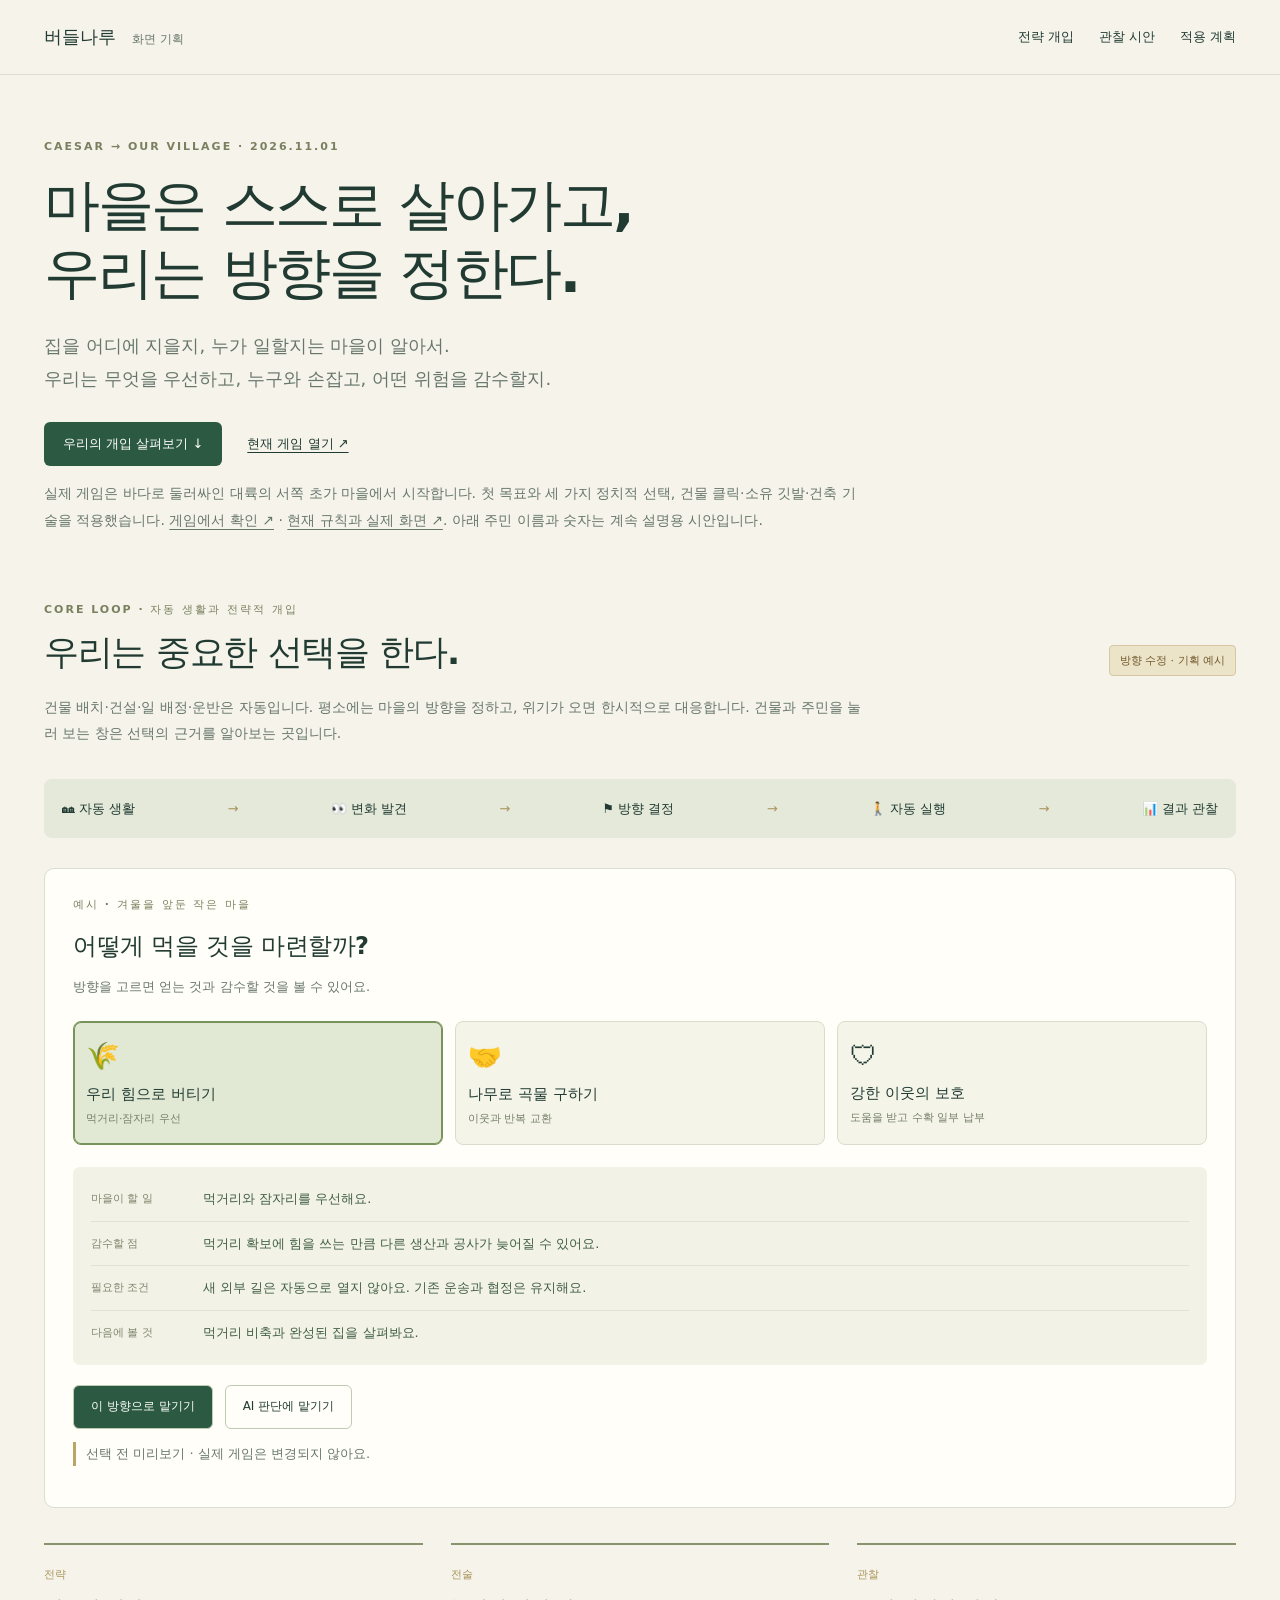
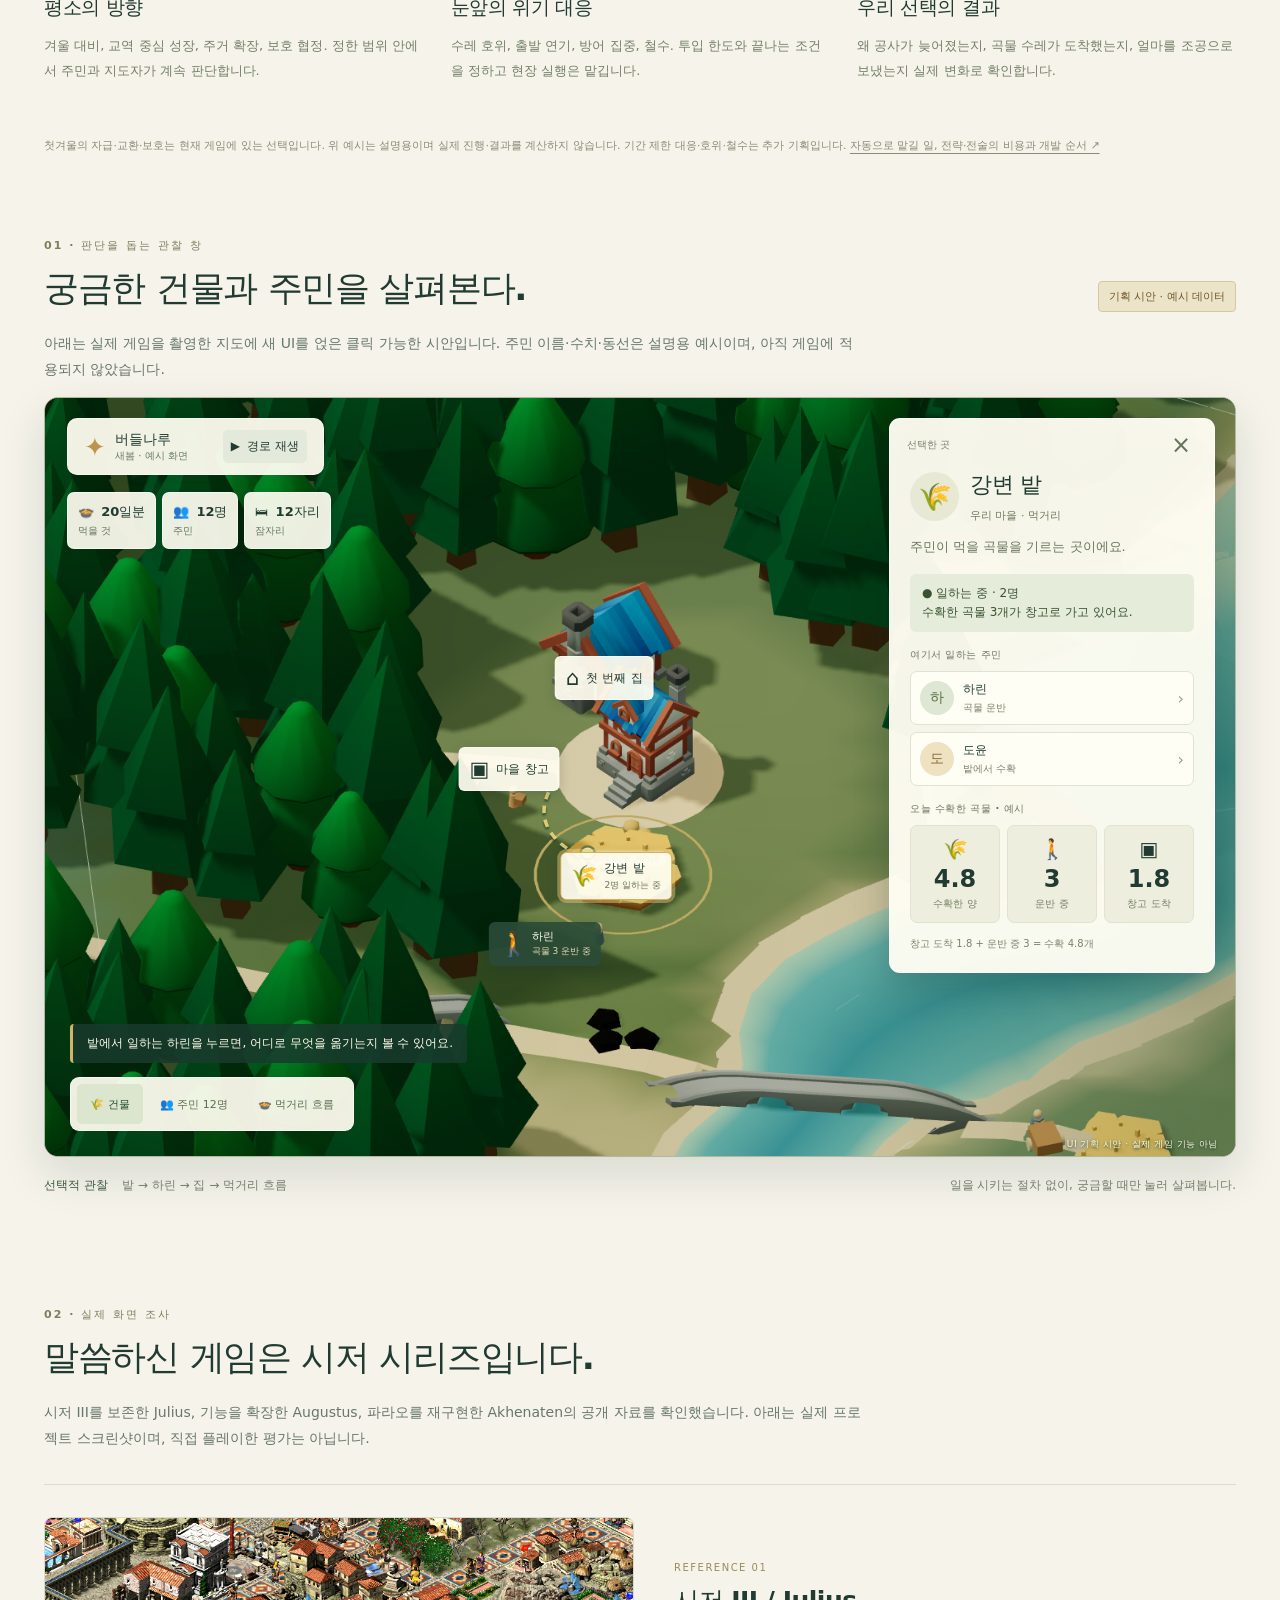
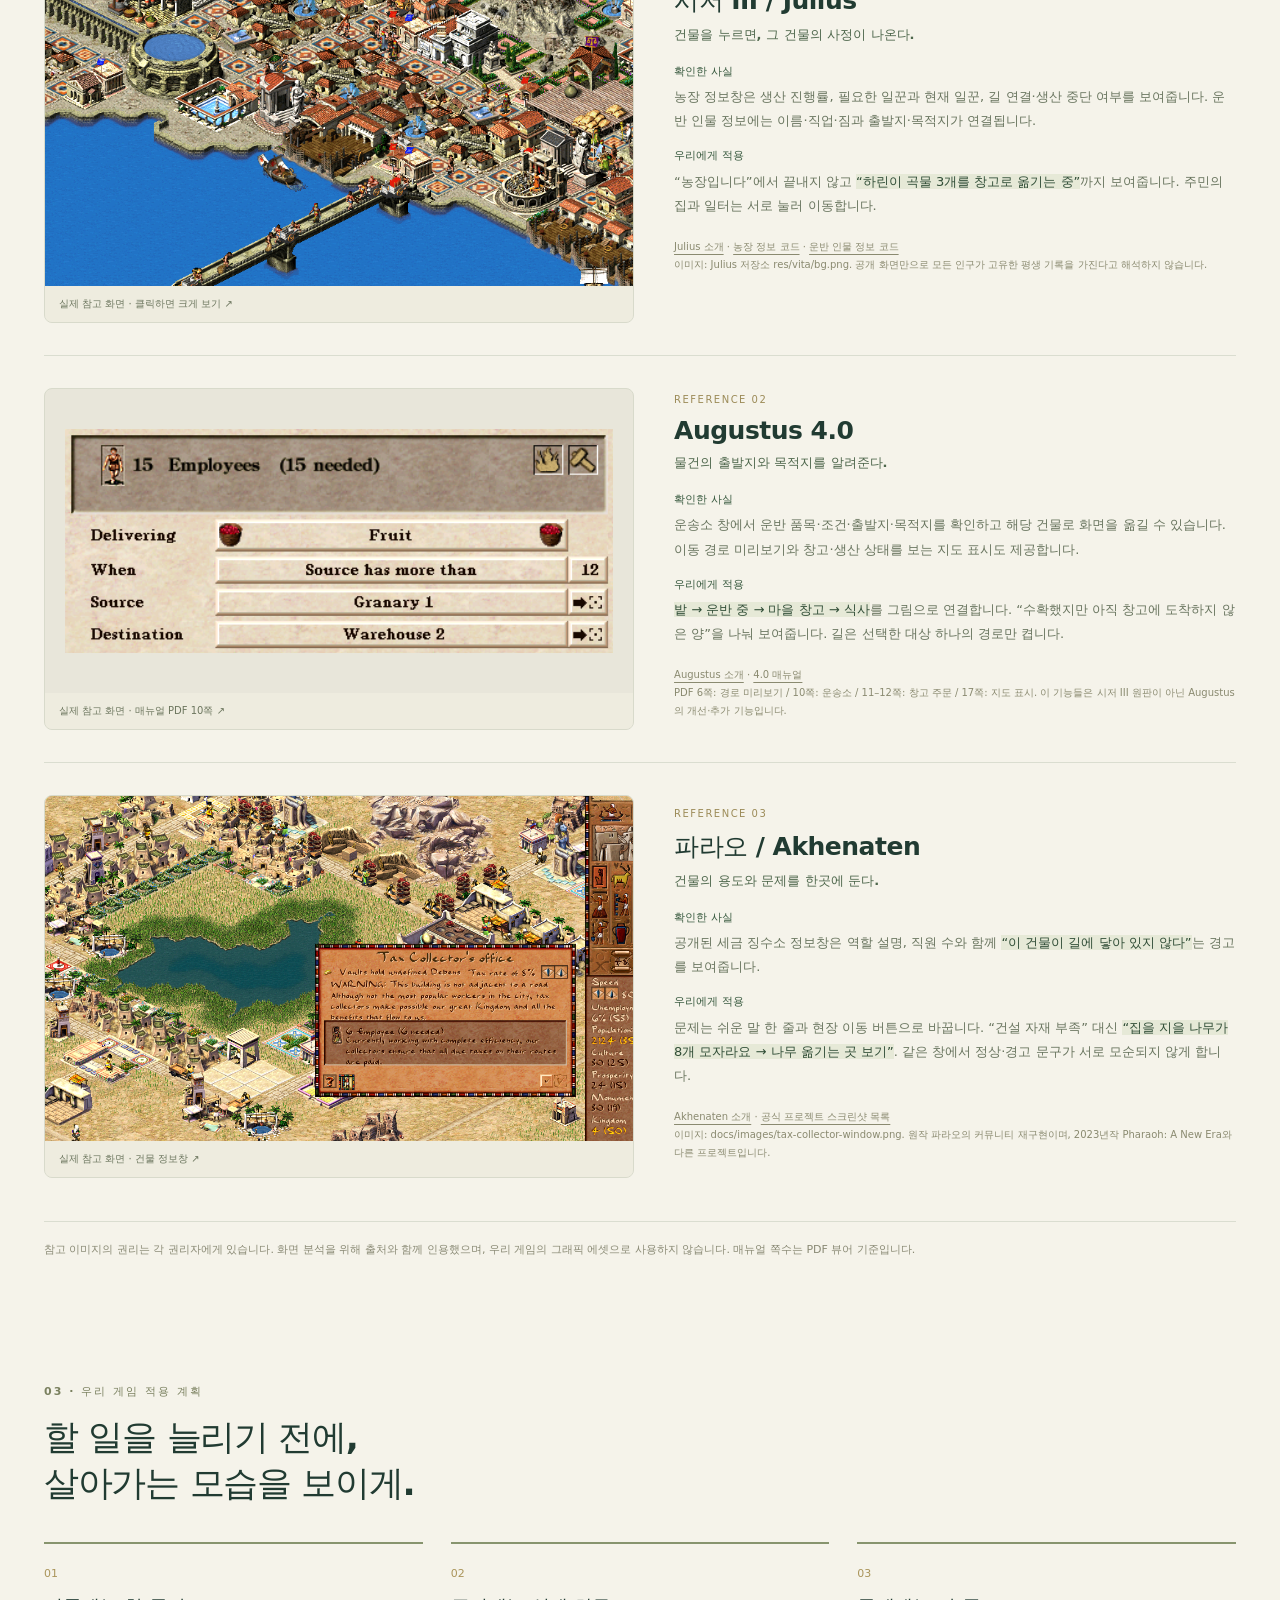
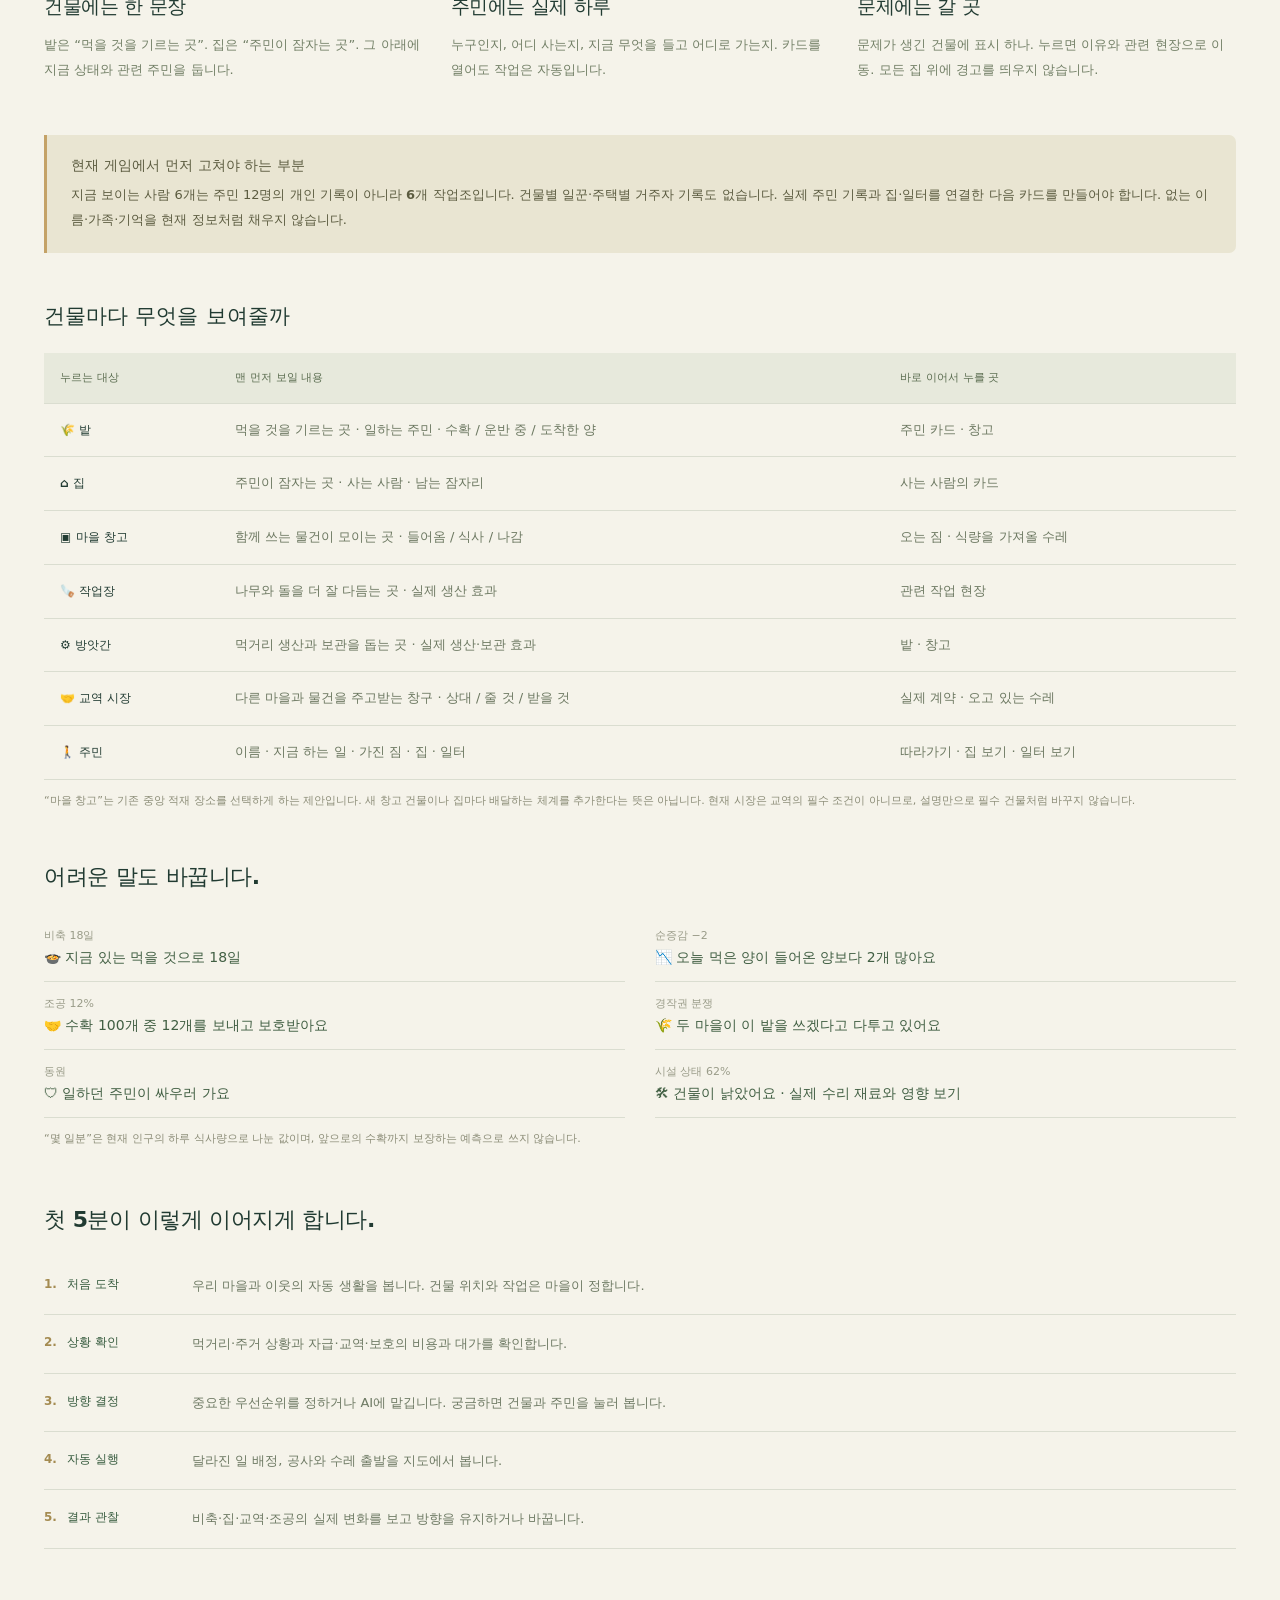
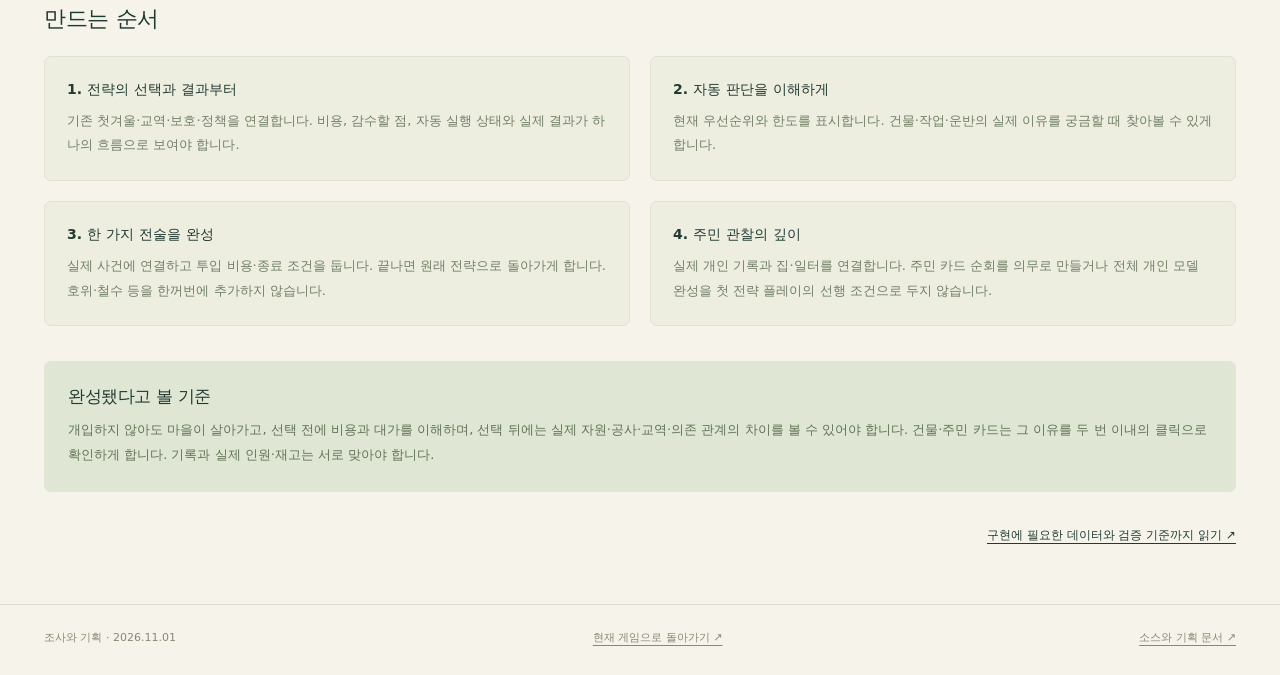
<file: research/caesar-village/index.html>
<!doctype html>
<html lang="ko">
<head>
  <meta charset="utf-8">
  <meta name="viewport" content="width=device-width,initial-scale=1">
  <title>마을은 스스로, 우리는 전략을 — 버들나루 기획</title>
  <meta name="description" content="자동 건설·자동 생활을 지켜보다 전략과 위기 대응을 결정하는 마을 게임 기획. 전략 선택과 건물·주민 관찰 시안, 시저·파라오 참고 화면.">
  <link rel="stylesheet" href="style.css">
</head>
<body>
<header class="site-header"><a class="wordmark" href="#">버들나루 <span>화면 기획</span></a><nav aria-label="문서"><a href="#strategy">전략 개입</a><a href="#prototype">관찰 시안</a><a href="#plan">적용 계획</a></nav></header>
<main>
  <section class="intro wrap">
    <p class="eyebrow">CAESAR → OUR VILLAGE · 2026.11.01</p>
    <h1>마을은 스스로 살아가고,<br>우리는 방향을 정한다.</h1>
    <p class="lead">집을 어디에 지을지, 누가 일할지는 마을이 알아서.<br>우리는 무엇을 우선하고, 누구와 손잡고, 어떤 위험을 감수할지.</p>
    <div class="intro-links"><a class="link-button" href="#strategy">우리의 개입 살펴보기 ↓</a><a href="../../frontier.html">현재 게임 열기 ↗</a></div>
    <p class="demo-note">실제 게임은 바다로 둘러싸인 대륙의 서쪽 초가 마을에서 시작합니다. 첫 목표와 세 가지 정치적 선택, 건물 클릭·소유 깃발·건축 기술을 적용했습니다. <a href="../../frontier.html">게임에서 확인 ↗</a> · <a href="https://github.com/kkhkkh20-bit/everworld-game/blob/main/docs/continent-frontier.md">현재 규칙과 실제 화면 ↗</a>. 아래 주민 이름과 숫자는 계속 설명용 시안입니다.</p>
  </section>

  <section id="strategy" class="strategy-section wrap" aria-labelledby="strategy-title">
    <div class="section-heading"><div><p class="eyebrow">CORE LOOP · 자동 생활과 전략적 개입</p><h2 id="strategy-title">우리는 중요한 선택을 한다.</h2></div><span class="draft-badge">방향 수정 · 기획 예시</span></div>
    <p class="section-intro">건물 배치·건설·일 배정·운반은 자동입니다. 평소에는 마을의 방향을 정하고, 위기가 오면 한시적으로 대응합니다. 건물과 주민을 눌러 보는 창은 선택의 근거를 알아보는 곳입니다.</p>
    <div class="strategy-loop" aria-label="플레이 흐름"><span>🏘 자동 생활</span><b>→</b><span>👀 변화 발견</span><b>→</b><span>⚑ 방향 결정</span><b>→</b><span>🚶 자동 실행</span><b>→</b><span>📊 결과 관찰</span></div>
    <div class="strategy-example"><p class="eyebrow">예시 · 겨울을 앞둔 작은 마을</p><h3>어떻게 먹을 것을 마련할까?</h3><p>방향을 고르면 얻는 것과 감수할 것을 볼 수 있어요.</p>
      <div class="strategy-choices" role="group" aria-label="전략 예시 선택"><button data-strategy="self" aria-pressed="true"><span>🌾</span><strong>우리 힘으로 버티기</strong><small>먹거리·잠자리 우선</small></button><button data-strategy="trade" aria-pressed="false"><span>🤝</span><strong>나무로 곡물 구하기</strong><small>이웃과 반복 교환</small></button><button data-strategy="protect" aria-pressed="false"><span>🛡</span><strong>강한 이웃의 보호</strong><small>도움을 받고 수확 일부 납부</small></button></div>
      <div id="strategy-preview" class="strategy-preview" aria-live="polite"></div>
      <div class="strategy-actions"><button id="strategy-apply" class="link-button">이 방향으로 맡기기</button><button id="strategy-auto">AI 판단에 맡기기</button></div>
      <p id="strategy-status" class="strategy-status" role="status">선택 전 미리보기 · 실제 게임은 변경되지 않아요.</p>
    </div>
    <div class="principles"><article><span>전략</span><h3>평소의 방향</h3><p>겨울 대비, 교역 중심 성장, 주거 확장, 보호 협정. 정한 범위 안에서 주민과 지도자가 계속 판단합니다.</p></article><article><span>전술</span><h3>눈앞의 위기 대응</h3><p>수레 호위, 출발 연기, 방어 집중, 철수. 투입 한도와 끝나는 조건을 정하고 현장 실행은 맡깁니다.</p></article><article><span>관찰</span><h3>우리 선택의 결과</h3><p>왜 공사가 늦어졌는지, 곡물 수레가 도착했는지, 얼마를 조공으로 보냈는지 실제 변화로 확인합니다.</p></article></div>
    <p class="fine-print">첫겨울의 자급·교환·보호는 현재 게임에 있는 선택입니다. 위 예시는 설명용이며 실제 진행·결과를 계산하지 않습니다. 기간 제한 대응·호위·철수는 추가 기획입니다. <a href="https://github.com/kkhkkh20-bit/everworld-game/blob/main/docs/strategy-intervention.md">자동으로 맡길 일, 전략·전술의 비용과 개발 순서 ↗</a></p>
  </section>

  <section id="prototype" class="demo-section wrap" aria-labelledby="demo-title">
    <div class="section-heading"><div><p class="eyebrow">01 · 판단을 돕는 관찰 창</p><h2 id="demo-title">궁금한 건물과 주민을 살펴본다.</h2></div><span class="draft-badge">기획 시안 · 예시 데이터</span></div>
    <p class="demo-note">아래는 실제 게임을 촬영한 지도에 새 UI를 얹은 <strong>클릭 가능한 시안</strong>입니다. 주민 이름·수치·동선은 설명용 예시이며, 아직 게임에 적용되지 않았습니다.</p>
    <div class="game-frame" id="game-frame">
      <div class="world" aria-label="현재 게임에서 촬영한 마을 배경 위에 건물과 주민 선택 버튼을 배치한 시안">
        <img class="map-image" src="images/our-map.png" alt="첫겨울을 보낸 버들나루의 실제 지도. 숲과 강 사이에 밭과 파란 지붕의 건물이 있다.">
        <svg class="route" viewBox="0 0 1000 700" preserveAspectRatio="none" aria-hidden="true"><path d="M485 439 Q400 410 425 360"/><circle cx="456" cy="420" r="6"/></svg>
        <button class="map-point point-home" data-view="home"><span class="point-icon">⌂</span><span>첫 번째 집</span></button>
        <button class="map-point point-depot" data-view="depot"><span class="point-icon">▣</span><span>마을 창고</span></button>
        <button class="map-point point-farm" data-view="farm"><span class="point-icon">🌾</span><span>강변 밭 <small>2명 일하는 중</small></span></button>
        <button class="map-person" data-person="harin" aria-label="하린의 주민 카드 열기"><span>🚶</span><b>하린</b><small>곡물 3 운반 중</small></button>
        <div class="world-hint" id="world-hint" role="status">밭을 누르면 일하는 사람과 먹거리의 이동을 볼 수 있어요.</div>
      </div>
      <div class="game-top"><div><span class="village-mark">✦</span><strong>버들나루</strong><small>새봄 · 예시 화면</small></div><button id="demo-pause" aria-pressed="true" title="시안의 이동 표시 재생">▶ <span>경로 재생</span></button></div>
      <div class="village-vitals" aria-label="예시 마을 상황"><span>🍲 <strong>20일분</strong><small>먹을 것</small></span><span>👥 <strong>12명</strong><small>주민</small></span><span>🛏 <strong>12자리</strong><small>잠자리</small></span></div>
      <aside class="inspector" aria-label="선택한 건물 또는 주민 정보">
        <div class="inspector-top"><span>선택한 곳</span><button id="close-inspector" aria-label="정보창 닫기">×</button></div>
        <div id="card-content" aria-live="polite"></div>
      </aside>
      <button class="reopen" id="reopen" hidden>🌾 밭 살펴보기</button>
      <nav class="game-bottom" aria-label="시안의 화면 선택"><button data-view="farm" aria-pressed="true">🌾 건물</button><button data-view="people" aria-pressed="false">👥 주민 12명</button><button data-view="food" aria-pressed="false">🍲 먹거리 흐름</button></nav>
      <div class="demo-watermark">UI 기획 시안 · 실제 게임 기능 아님</div>
    </div>
    <div class="demo-caption"><p><b>선택적 관찰</b> 밭 → 하린 → 집 → 먹거리 흐름</p><p>일을 시키는 절차 없이, 궁금할 때만 눌러 살펴봅니다.</p></div>
    <noscript><p>클릭 시안에는 자바스크립트가 필요합니다. 아래 참고 스크린샷과 적용 계획은 그대로 읽을 수 있습니다.</p></noscript>
  </section>

  <section id="references" class="wrap references" aria-labelledby="references-title">
    <div class="section-heading"><div><p class="eyebrow">02 · 실제 화면 조사</p><h2 id="references-title">말씀하신 게임은 시저 시리즈입니다.</h2></div></div>
    <p class="section-intro">시저 III를 보존한 Julius, 기능을 확장한 Augustus, 파라오를 재구현한 Akhenaten의 공개 자료를 확인했습니다. 아래는 <strong>실제 프로젝트 스크린샷</strong>이며, 직접 플레이한 평가는 아닙니다.</p>
    <article class="reference-card" id="ref-julius">
      <a class="reference-image" href="images/julius-city.png" target="_blank" rel="noopener"><img src="images/julius-city.png" loading="lazy" alt="Julius 프로젝트가 공개한 시저 III 화면. 주택과 시장, 길과 강가에 작은 사람들이 보인다."><span>실제 참고 화면 · 클릭하면 크게 보기 ↗</span></a>
      <div class="reference-copy"><span class="reference-number">REFERENCE 01</span><h3>시저 III / Julius</h3><p class="reference-sub">건물을 누르면, 그 건물의 사정이 나온다.</p><p><b>확인한 사실</b> 농장 정보창은 생산 진행률, 필요한 일꾼과 현재 일꾼, 길 연결·생산 중단 여부를 보여줍니다. 운반 인물 정보에는 이름·직업·짐과 출발지·목적지가 연결됩니다.</p><p><b>우리에게 적용</b> “농장입니다”에서 끝내지 않고 <em>“하린이 곡물 3개를 창고로 옮기는 중”</em>까지 보여줍니다. 주민의 집과 일터는 서로 눌러 이동합니다.</p><p class="source"><a href="https://github.com/bvschaik/julius">Julius 소개</a> · <a href="https://github.com/bvschaik/julius/blob/34d1ecd54befb845c0139b371fa8a0438210dac1/src/window/building/industry.c#L15-L53">농장 정보 코드</a> · <a href="https://github.com/bvschaik/julius/blob/34d1ecd54befb845c0139b371fa8a0438210dac1/src/window/building/figures.c#L227-L279">운반 인물 정보 코드</a><br>이미지: Julius 저장소 res/vita/bg.png. 공개 화면만으로 모든 인구가 고유한 평생 기록을 가진다고 해석하지 않습니다.</p></div>
    </article>
    <article class="reference-card reverse" id="ref-augustus">
      <a class="reference-image compact-image" href="images/augustus-cart-depot.png" target="_blank" rel="noopener"><img src="images/augustus-cart-depot.png" loading="lazy" alt="Augustus 4.0 운송소 정보창. 직원 15명과 필요 인원 15명, 운반 과일, 출발 창고와 도착 창고가 표시되어 있다."><span>실제 참고 화면 · 매뉴얼 PDF 10쪽 ↗</span></a>
      <div class="reference-copy"><span class="reference-number">REFERENCE 02</span><h3>Augustus 4.0</h3><p class="reference-sub">물건의 출발지와 목적지를 알려준다.</p><p><b>확인한 사실</b> 운송소 창에서 운반 품목·조건·출발지·목적지를 확인하고 해당 건물로 화면을 옮길 수 있습니다. 이동 경로 미리보기와 창고·생산 상태를 보는 지도 표시도 제공합니다.</p><p><b>우리에게 적용</b> <em>밭 → 운반 중 → 마을 창고 → 식사</em>를 그림으로 연결합니다. “수확했지만 아직 창고에 도착하지 않은 양”을 나눠 보여줍니다. 길은 선택한 대상 하나의 경로만 켭니다.</p><p class="source"><a href="https://github.com/Keriew/augustus">Augustus 소개</a> · <a href="https://github.com/Keriew/augustus/blob/c0b2a5aefcd8f12331aad028002f101bf8c22417/res/manual/augustus_manual_en_4_0.pdf">4.0 매뉴얼</a><br>PDF 6쪽: 경로 미리보기 / 10쪽: 운송소 / 11–12쪽: 창고 주문 / 17쪽: 지도 표시. 이 기능들은 시저 III 원판이 아닌 Augustus의 개선·추가 기능입니다.</p></div>
    </article>
    <article class="reference-card" id="ref-pharaoh">
      <a class="reference-image" href="images/pharaoh-building-info.png" target="_blank" rel="noopener"><img src="images/pharaoh-building-info.png" loading="lazy" alt="Akhenaten의 파라오 세금 징수소 정보창. 건물이 길에 닿지 않았다는 경고, 직원 6명과 필요 인원 6명이 보인다."><span>실제 참고 화면 · 건물 정보창 ↗</span></a>
      <div class="reference-copy"><span class="reference-number">REFERENCE 03</span><h3>파라오 / Akhenaten</h3><p class="reference-sub">건물의 용도와 문제를 한곳에 둔다.</p><p><b>확인한 사실</b> 공개된 세금 징수소 정보창은 역할 설명, 직원 수와 함께 <em>“이 건물이 길에 닿아 있지 않다”</em>는 경고를 보여줍니다.</p><p><b>우리에게 적용</b> 문제는 쉬운 말 한 줄과 현장 이동 버튼으로 바꿉니다. “건설 자재 부족” 대신 <em>“집을 지을 나무가 8개 모자라요 → 나무 옮기는 곳 보기”</em>. 같은 창에서 정상·경고 문구가 서로 모순되지 않게 합니다.</p><p class="source"><a href="https://github.com/dalerank/Akhenaten">Akhenaten 소개</a> · <a href="https://github.com/dalerank/Akhenaten/blob/0e5ea57f84819106b19e378039b3bf903966c4cf/docs/screenshots.html">공식 프로젝트 스크린샷 목록</a><br>이미지: docs/images/tax-collector-window.png. 원작 파라오의 커뮤니티 재구현이며, 2023년작 Pharaoh: A New Era와 다른 프로젝트입니다.</p></div>
    </article>
    <p class="rights">참고 이미지의 권리는 각 권리자에게 있습니다. 화면 분석을 위해 출처와 함께 인용했으며, 우리 게임의 그래픽 에셋으로 사용하지 않습니다. 매뉴얼 쪽수는 PDF 뷰어 기준입니다.</p>
  </section>

  <section id="plan" class="wrap plan" aria-labelledby="plan-title">
    <p class="eyebrow">03 · 우리 게임 적용 계획</p><h2 id="plan-title">할 일을 늘리기 전에,<br>살아가는 모습을 보이게.</h2>
    <div class="principles"><article><span>01</span><h3>건물에는 한 문장</h3><p>밭은 “먹을 것을 기르는 곳”. 집은 “주민이 잠자는 곳”. 그 아래에 지금 상태와 관련 주민을 둡니다.</p></article><article><span>02</span><h3>주민에는 실제 하루</h3><p>누구인지, 어디 사는지, 지금 무엇을 들고 어디로 가는지. 카드를 열어도 작업은 자동입니다.</p></article><article><span>03</span><h3>문제에는 갈 곳</h3><p>문제가 생긴 건물에 표시 하나. 누르면 이유와 관련 현장으로 이동. 모든 집 위에 경고를 띄우지 않습니다.</p></article></div>
    <div class="truth-note"><strong>현재 게임에서 먼저 고쳐야 하는 부분</strong><p>지금 보이는 사람 6개는 주민 12명의 개인 기록이 아니라 <b>6개 작업조</b>입니다. 건물별 일꾼·주택별 거주자 기록도 없습니다. 실제 주민 기록과 집·일터를 연결한 다음 카드를 만들어야 합니다. 없는 이름·가족·기억을 현재 정보처럼 채우지 않습니다.</p></div>
    <div class="plan-table"><table><caption>건물마다 무엇을 보여줄까</caption><thead><tr><th>누르는 대상</th><th>맨 먼저 보일 내용</th><th>바로 이어서 누를 곳</th></tr></thead><tbody>
      <tr><th>🌾 밭</th><td>먹을 것을 기르는 곳 · 일하는 주민 · 수확 / 운반 중 / 도착한 양</td><td>주민 카드 · 창고</td></tr>
      <tr><th>⌂ 집</th><td>주민이 잠자는 곳 · 사는 사람 · 남는 잠자리</td><td>사는 사람의 카드</td></tr>
      <tr><th>▣ 마을 창고</th><td>함께 쓰는 물건이 모이는 곳 · 들어옴 / 식사 / 나감</td><td>오는 짐 · 식량을 가져올 수레</td></tr>
      <tr><th>🪚 작업장</th><td>나무와 돌을 더 잘 다듬는 곳 · 실제 생산 효과</td><td>관련 작업 현장</td></tr>
      <tr><th>⚙ 방앗간</th><td>먹거리 생산과 보관을 돕는 곳 · 실제 생산·보관 효과</td><td>밭 · 창고</td></tr>
      <tr><th>🤝 교역 시장</th><td>다른 마을과 물건을 주고받는 창구 · 상대 / 줄 것 / 받을 것</td><td>실제 계약 · 오고 있는 수레</td></tr>
      <tr><th>🚶 주민</th><td>이름 · 지금 하는 일 · 가진 짐 · 집 · 일터</td><td>따라가기 · 집 보기 · 일터 보기</td></tr>
    </tbody></table></div>
    <p class="fine-print">“마을 창고”는 기존 중앙 적재 장소를 선택하게 하는 제안입니다. 새 창고 건물이나 집마다 배달하는 체계를 추가한다는 뜻은 아닙니다. 현재 시장은 교역의 필수 조건이 아니므로, 설명만으로 필수 건물처럼 바꾸지 않습니다.</p>
    <div class="language-board"><h3>어려운 말도 바꿉니다.</h3><dl><div><dt>비축 18일</dt><dd>🍲 지금 있는 먹을 것으로 18일</dd></div><div><dt>순증감 −2</dt><dd>📉 오늘 먹은 양이 들어온 양보다 2개 많아요</dd></div><div><dt>조공 12%</dt><dd>🤝 수확 100개 중 12개를 보내고 보호받아요</dd></div><div><dt>경작권 분쟁</dt><dd>🌾 두 마을이 이 밭을 쓰겠다고 다투고 있어요</dd></div><div><dt>동원</dt><dd>🛡 일하던 주민이 싸우러 가요</dd></div><div><dt>시설 상태 62%</dt><dd>🛠 건물이 낡았어요 · 실제 수리 재료와 영향 보기</dd></div></dl><p class="fine-print">“몇 일분”은 현재 인구의 하루 식사량으로 나눈 값이며, 앞으로의 수확까지 보장하는 예측으로 쓰지 않습니다.</p></div>
    <h3 class="subheading">첫 5분이 이렇게 이어지게 합니다.</h3>
    <ol class="first-minutes"><li><b>처음 도착</b><span>우리 마을과 이웃의 자동 생활을 봅니다. 건물 위치와 작업은 마을이 정합니다.</span></li><li><b>상황 확인</b><span>먹거리·주거 상황과 자급·교역·보호의 비용과 대가를 확인합니다.</span></li><li><b>방향 결정</b><span>중요한 우선순위를 정하거나 AI에 맡깁니다. 궁금하면 건물과 주민을 눌러 봅니다.</span></li><li><b>자동 실행</b><span>달라진 일 배정, 공사와 수레 출발을 지도에서 봅니다.</span></li><li><b>결과 관찰</b><span>비축·집·교역·조공의 실제 변화를 보고 방향을 유지하거나 바꿉니다.</span></li></ol>
    <h3 class="subheading">만드는 순서</h3>
    <ol class="implementation"><li><b>1. 전략의 선택과 결과부터</b><p>기존 첫겨울·교역·보호·정책을 연결합니다. 비용, 감수할 점, 자동 실행 상태와 실제 결과가 하나의 흐름으로 보여야 합니다.</p></li><li><b>2. 자동 판단을 이해하게</b><p>현재 우선순위와 한도를 표시합니다. 건물·작업·운반의 실제 이유를 궁금할 때 찾아볼 수 있게 합니다.</p></li><li><b>3. 한 가지 전술을 완성</b><p>실제 사건에 연결하고 투입 비용·종료 조건을 둡니다. 끝나면 원래 전략으로 돌아가게 합니다. 호위·철수 등을 한꺼번에 추가하지 않습니다.</p></li><li><b>4. 주민 관찰의 깊이</b><p>실제 개인 기록과 집·일터를 연결합니다. 주민 카드 순회를 의무로 만들거나 전체 개인 모델 완성을 첫 전략 플레이의 선행 조건으로 두지 않습니다.</p></li></ol>
    <div class="done-definition"><h3>완성됐다고 볼 기준</h3><p>개입하지 않아도 마을이 살아가고, 선택 전에 비용과 대가를 이해하며, 선택 뒤에는 실제 자원·공사·교역·의존 관계의 차이를 볼 수 있어야 합니다. 건물·주민 카드는 그 이유를 <b>두 번 이내의 클릭</b>으로 확인하게 합니다. 기록과 실제 인원·재고는 서로 맞아야 합니다.</p></div>
    <p class="doc-link"><a href="https://github.com/kkhkkh20-bit/everworld-game/blob/main/docs/caesar-inspection-plan.md">구현에 필요한 데이터와 검증 기준까지 읽기 ↗</a></p>
  </section>
</main>
<footer class="wrap"><span>조사와 기획 · 2026.11.01</span><a href="../../frontier.html">현재 게임으로 돌아가기 ↗</a><a href="https://github.com/kkhkkh20-bit/everworld-game">소스와 기획 문서 ↗</a></footer>
<script src="prototype.js"></script>
<script src="strategy.js"></script>
</body>
</html>
</file>
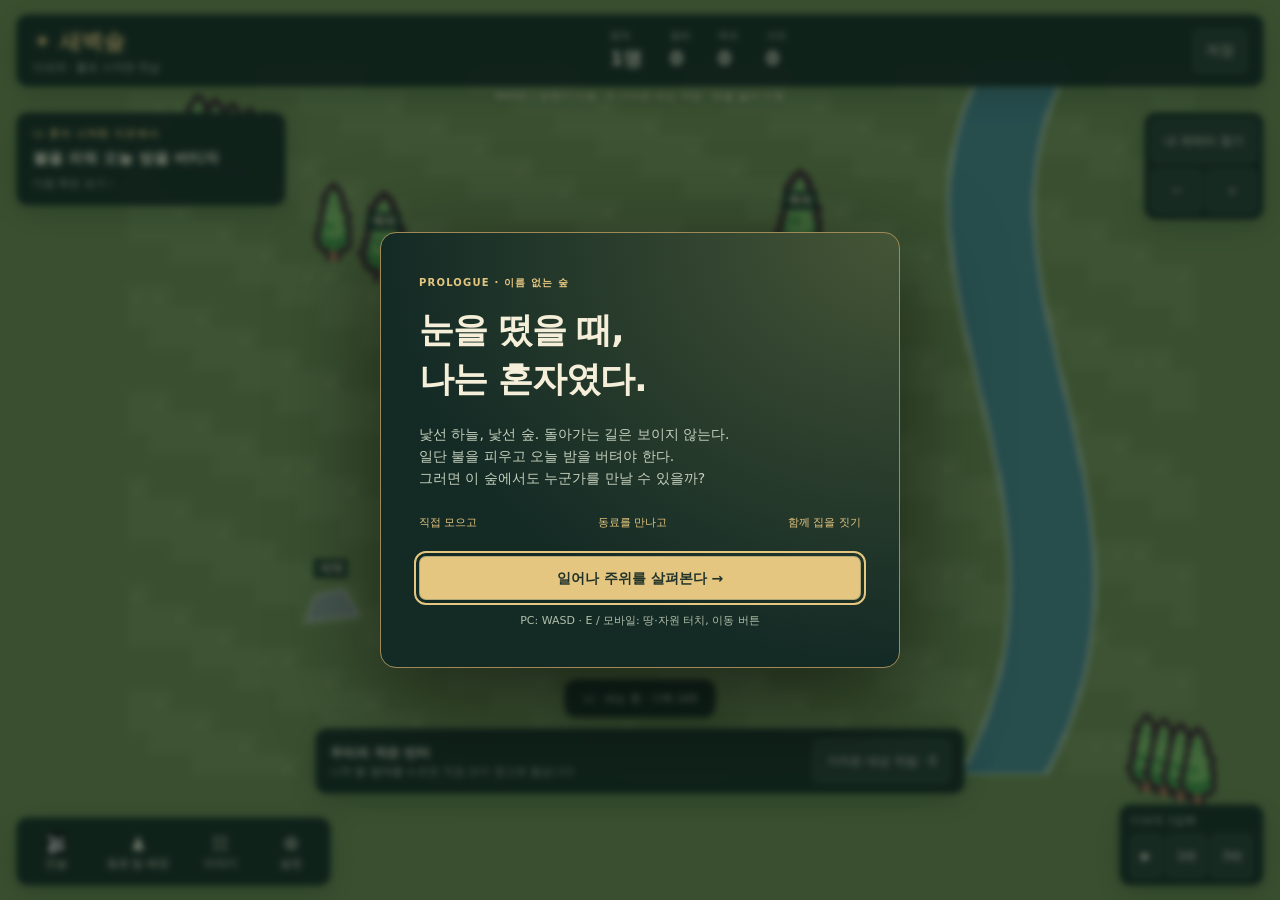
<file: frontier-isekai.html>
<!doctype html><html lang="ko"><head><meta charset="utf-8"><meta name="viewport" content="width=device-width,initial-scale=1,viewport-fit=cover"><meta name="theme-color" content="#173228"><title>새벽숲 — 이세계의 첫 집</title><link rel="stylesheet" href="frontier-isekai.css"></head><body>
<main id="game"><canvas id="map" width="1000" height="660" aria-label="이세계 숲. 땅을 눌러 이동하고 나무와 열매를 눌러 채집하세요." tabindex="0"></canvas></main>
<header class="hud topbar"><a class="brand" href="frontier.html">✦ 새벽숲 <small id="townTitle">이세계의 첫 집</small></a><div id="resources"></div><button id="save">저장</button></header>
<button id="objective" class="hud objective" data-open="goals"><span class="eyebrow">나 혼자 시작한 이곳에서</span><strong id="objectiveTitle">나뭇가지를 모아 불을 피우자</strong><span>다음 목표 보기 ›</span></button>
<div class="map-tools hud"><button id="centerMap">내 캐릭터 찾기</button><div><button id="zoomOut" aria-label="지도 축소">−</button><button id="zoomIn" aria-label="지도 확대">＋</button></div></div>
<div class="map-label" id="mapLabel">WASD / 방향키 이동 · E 가까운 대상 작업 · 땅을 눌러 이동</div>
<section id="gameWindow" class="game-window hud" role="dialog" aria-labelledby="windowTitle" hidden><div class="window-heading"><div><span class="eyebrow">이곳을 우리의 집으로</span><h1 id="windowTitle"></h1></div><button id="closeWindow" aria-label="창 닫기">✕</button></div><div class="window-scroll" id="windowContent"></div></section>
<div class="touch-pad hud" aria-label="캐릭터 이동"><button data-dir="up" aria-label="위로 이동">↑</button><button data-dir="left" aria-label="왼쪽 이동">←</button><button data-dir="down" aria-label="아래로 이동">↓</button><button data-dir="right" aria-label="오른쪽 이동">→</button></div>
<footer class="bottom-hud"><div class="hud selection" id="heroStatus" aria-live="off"></div><div class="hud action-bar"><div><strong id="selectedTitle">낯선 숲의 빈터</strong><small id="selectedText">나무를 눌러 첫 목재를 모아보세요.</small></div><button id="interact">가까운 대상 작업 · E</button></div><div class="bottom-row"><nav class="hud dock" aria-label="게임 메뉴"><button data-open="build" aria-controls="gameWindow" aria-expanded="false"><img src="assets/frontier/village.svg" alt="">건설</button><button data-open="people" aria-controls="gameWindow" aria-expanded="false">♟<span>동료·일 배정</span></button><button data-open="story" aria-controls="gameWindow" aria-expanded="false">☷<span>이야기</span></button><button data-open="settings" aria-controls="gameWindow" aria-expanded="false">⚙<span>설정</span></button></nav><div class="hud clock"><strong id="date"></strong><div><button id="pause" aria-label="시간 일시정지">Ⅱ</button><button data-speed="1" aria-pressed="true">1배</button><button data-speed="3" aria-pressed="false">3배</button></div></div></div></footer>
<div id="toast" role="status"></div><dialog id="welcome"><span class="eyebrow">PROLOGUE · 이름 없는 숲</span><h2>눈을 떴을 때,<br>나는 혼자였다.</h2><p>낯선 하늘, 낯선 숲. 돌아가는 길은 보이지 않는다.<br>일단 불을 피우고 오늘 밤을 버텨야 한다.<br>그러면 이 숲에서도 누군가를 만날 수 있을까?</p><div class="intro-trio"><span>직접 모으고</span><span>동료를 만나고</span><span>함께 집을 짓기</span></div><button id="begin">일어나 주위를 살펴본다 →</button><small>PC: WASD · E / 모바일: 땅·자원 터치, 이동 버튼</small></dialog>
<dialog id="milestone"><span class="eyebrow">혼자였던 숲이, 우리의 집으로</span><h2>“오늘은 밖에서<br>안 자도 되겠네요.”</h2><p id="milestoneText"></p><button id="continue">우리 집을 보러 가기 →</button></dialog>
<script src="js/isekai-engine.js"></script><script src="js/isekai-ui.js"></script></body></html>
</file>
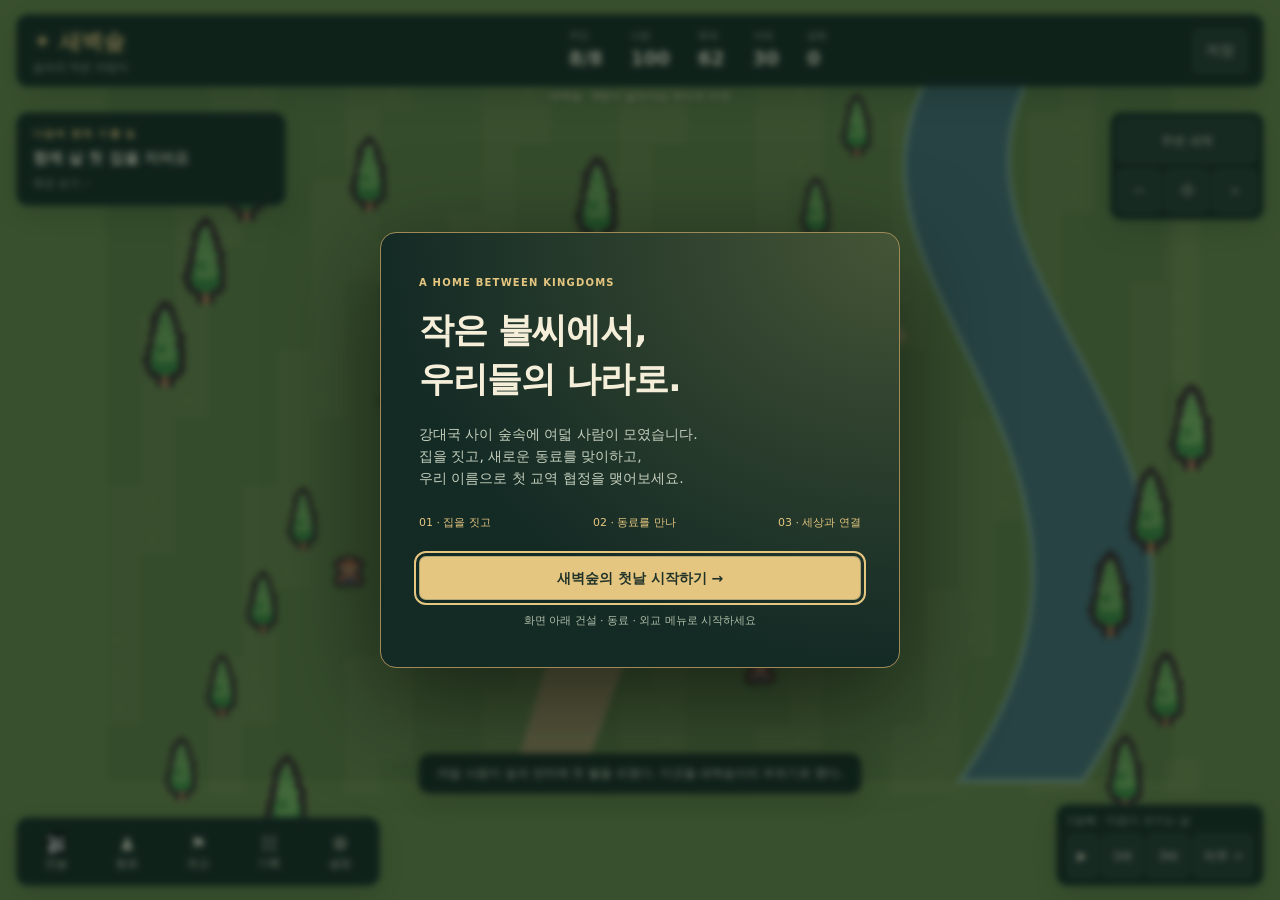
<file: frontier-trade.html>
<!doctype html><html lang="ko"><head><meta charset="utf-8"><meta name="viewport" content="width=device-width,initial-scale=1,viewport-fit=cover"><meta name="theme-color" content="#173228"><title>새벽숲 — 작은 마을의 시작</title><link rel="stylesheet" href="frontier-trade.css"></head><body>
<main id="game" aria-label="새벽숲 마을"><canvas id="map" width="1000" height="660" aria-label="마을 지도. 드래그로 이동하고 확대 버튼으로 살펴보세요." tabindex="0"></canvas></main>
<header class="hud topbar"><a class="brand" href="frontier.html">✦ 새벽숲 <small id="townTitle">숲속의 작은 야영지</small></a><div id="resources" aria-live="off"></div><button id="save">저장</button></header>
<button id="objective" class="hud objective" data-open="goals"><span class="eyebrow">다음에 함께 이룰 일</span><strong id="objectiveTitle">함께 살 첫 집을 지어요</strong><span>목표 보기 ›</span></button>
<div class="map-tools hud"><button id="mapToggle">주변 세력</button><div><button id="zoomOut" aria-label="지도 축소">−</button><button id="centerMap" aria-label="마을 중심으로">⌖</button><button id="zoomIn" aria-label="지도 확대">＋</button></div></div>
<div id="mapLabel" class="map-label">새벽숲 · 여덟 사람이 피운 첫 불</div>
<section id="gameWindow" class="game-window hud" role="dialog" aria-labelledby="windowTitle" hidden><div class="window-heading"><div><span class="eyebrow">새벽숲 · 우리들의 터전</span><h1 id="windowTitle">마을 건설</h1></div><button id="closeWindow" aria-label="창 닫기">✕</button></div><div class="window-scroll"><section class="quest" id="goalsView" hidden><span class="eyebrow">다음에 함께 이룰 일</span><h2 id="questTitle"></h2><p id="questText"></p><div class="steps" id="steps"></div></section><nav class="tabs" id="windowTabs" aria-label="마을 관리"><button data-tab="build" aria-selected="true">건설</button><button data-tab="people">동료</button><button data-tab="world">외교</button></nav><div id="panel"></div><section id="storyView" class="chronicle" hidden><p class="muted">우리 마을에서 실제로 일어난 변화</p><div id="history"></div></section><section id="settingsView" hidden><h2>주민들의 하루</h2><div class="segmented"><button id="balanced">균형 작업</button><button id="food">식량 중심</button></div><p id="production"></p><h2>게임 설정</h2><p class="muted">약 3초에 하루씩 흐릅니다. 지도와 시간은 창을 열어도 계속 진행됩니다. 아래 일시정지 버튼으로 천천히 결정할 수 있어요.</p><p class="muted">지도를 드래그해서 이동하고, 휠·두 손가락 또는 확대 버튼으로 살펴보세요. 집과 주민을 누르면 이야기가 표시됩니다.</p><button id="fullscreen">화면 꽉 채우기</button><button id="restart">새 마을 시작</button><p class="muted">자동 저장은 이 브라우저에 보관됩니다. 상단 ‘저장’으로 직접 저장할 수도 있어요.</p><details><summary>제작 정보 · 이전 게임</summary><p><a href="index.html?classic=1">이전 문명 관찰 게임 열기</a></p><p>Map art: Kenney (CC0). Icons made by Lorc and Delapouite / <a href="https://game-icons.net" target="_blank" rel="noopener">Game-icons.net</a>, <a href="https://creativecommons.org/licenses/by/3.0/">CC BY 3.0</a>. <a href="THIRD_PARTY_ASSETS.md">전체 출처</a></p></details></section></div></section>
<footer class="bottom-hud"><div id="selection" class="hud selection" aria-live="polite">첫 집을 지어 새로운 동료를 맞이해 보세요.</div><div class="bottom-row"><nav class="hud dock" aria-label="게임 메뉴"><button data-open="build" aria-controls="gameWindow" aria-expanded="false"><img src="assets/frontier/village.svg" alt="">건설</button><button data-open="people" aria-controls="gameWindow" aria-expanded="false">♟<span>동료</span></button><button data-open="world" aria-controls="gameWindow" aria-expanded="false">⚑<span>외교</span></button><button data-open="story" aria-controls="gameWindow" aria-expanded="false">☷<span>기록</span></button><button data-open="settings" aria-controls="gameWindow" aria-expanded="false">⚙<span>설정</span></button></nav><div class="hud clock"><strong id="date"></strong><div><button id="pause" aria-label="시간 일시정지">Ⅱ</button><button data-speed="1" aria-pressed="true">1배</button><button data-speed="3" aria-pressed="false">3배</button><button id="next">하루 →</button></div></div></div></footer>
<div id="toast" role="status"></div><dialog id="welcome"><span class="eyebrow">A HOME BETWEEN KINGDOMS</span><h2>작은 불씨에서,<br>우리들의 나라로.</h2><p>강대국 사이 숲속에 여덟 사람이 모였습니다.<br>집을 짓고, 새로운 동료를 맞이하고,<br>우리 이름으로 첫 교역 협정을 맺어보세요.</p><div class="intro-trio"><span>01 · 집을 짓고</span><span>02 · 동료를 만나</span><span>03 · 세상과 연결</span></div><button id="begin">새벽숲의 첫날 시작하기 →</button><small>화면 아래 건설 · 동료 · 외교 메뉴로 시작하세요</small></dialog>
<script src="js/frontier-engine.js"></script><script src="js/frontier-ui.js"></script></body></html>
</file>
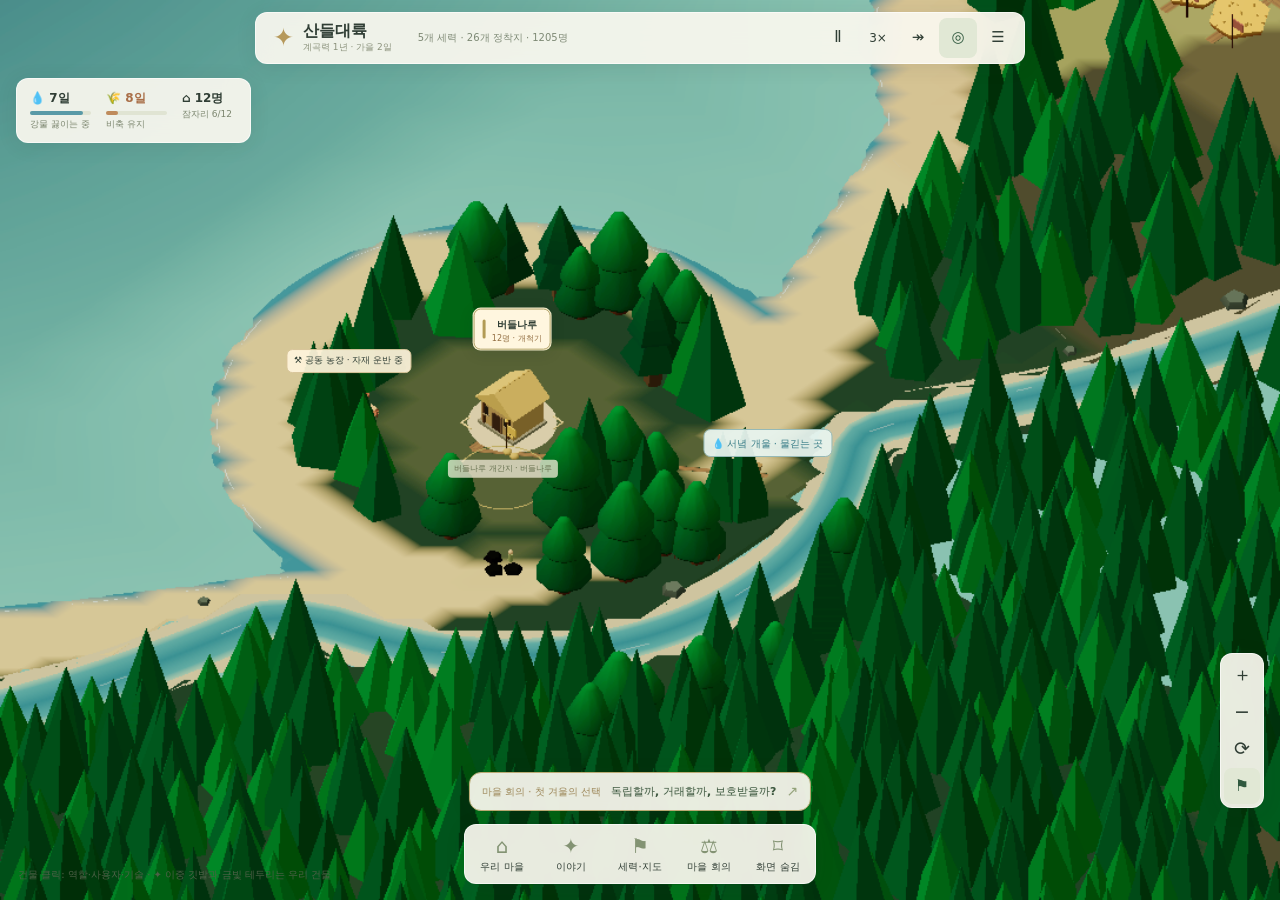
<file: frontier.html>
<!doctype html><html lang="ko"><head><meta charset="utf-8"><meta name="viewport" content="width=device-width,initial-scale=1,viewport-fit=cover"><link rel="icon" href="data:image/svg+xml,%3Csvg xmlns=%27http://www.w3.org/2000/svg%27 viewBox=%270 0 32 32%27%3E%3Ctext y=%2726%27 font-size=%2728%27%3E%E2%9C%A6%3C/text%3E%3C/svg%3E"><meta name="theme-color" content="#d5dfc5"><title>산들대륙 — 마을과 세력의 세계</title><link rel="stylesheet" href="valley.css?v=11"><script type="importmap">{"imports":{"three":"./assets/vendor/three/build/three.module.js"}}</script></head><body>
<main id="world"><canvas id="map" tabindex="0" aria-label="산들대륙 지도. 드래그로 이동, 휠이나 두 손가락으로 확대합니다."></canvas><div id="townLabels"></div></main>
<header class="topbar glass"><button id="worldView" class="world-brand" aria-label="대륙 전체 보기"><span class="crest">✦</span><span><strong>산들대륙</strong><small id="date">계곡의 하루</small></span></button><span id="worldSummary"></span><div class="header-actions"><button id="pause" aria-label="시간 일시정지" title="일시정지">Ⅱ</button><button id="cycleSpeed" aria-label="배속 변경" title="배속 변경">3×</button><button id="nextEvent" aria-label="다음 중요한 변화까지 진행" title="다음 중요한 변화">↠</button><button id="autoFollow" aria-pressed="true" aria-label="사건 자동 따라보기" title="사건 자동 따라보기">◎</button><button id="menuButton" aria-label="설정 열기" title="설정">☰</button></div></header>
<button id="villagePulse" class="village-pulse glass" aria-label="우리 마을 상태"></button>
<button id="villageBeacon" class="village-beacon glass" data-panel="village" aria-expanded="false"><span id="beaconPhase">겨울 준비</span><strong id="beaconText">겨울 대책 선택</strong><span>↗</span></button>
<div class="view-tools glass"><button id="zoomIn" aria-label="지도 확대">＋</button><button id="zoomOut" aria-label="지도 축소">−</button><button id="rotateView" aria-label="지도 회전" title="지도 회전">⟳</button><button id="toggleTerritory" aria-pressed="true" aria-label="세력 영향권 표시" title="세력 영향권">⚑</button></div>
<section id="inspector" class="inspector glass" role="dialog" aria-labelledby="panelTitle" hidden><div class="panel-heading"><div><span class="eyebrow" id="panelEyebrow">자세히 보기</span><h2 id="panelTitle">세계</h2></div><button id="closePanel" aria-label="창 닫기">✕</button></div><nav class="inspector-tabs" aria-label="마을 관리"><button data-panel="village">⌂ 생활</button><button data-panel="water">💧 물</button><button data-panel="food">🌾 먹거리</button><button data-panel="trade">⇄ 교역</button></nav><div class="panel-scroll" id="panelContent"></div></section>
<section class="event-peek glass" id="storyCard" hidden><button id="openStory" aria-label="새 사건 자세히 보기"><span id="storyType">새 사건</span><span id="storyText"></span><span>↗</span></button><button id="dismissStory" aria-label="사건 알림 닫기">✕</button></section>
<nav class="bottom-hud glass" aria-label="세계 탐색"><button id="villageView" aria-label="우리 마을 가까이 보기"><span>⌂</span>우리 마을</button><button data-panel="stories" aria-expanded="false"><span>✦</span>이야기</button><button data-panel="factions" aria-expanded="false"><span>⚑</span>세력·지도</button><button data-panel="council" aria-expanded="false"><span>⚖</span>마을 회의</button><button id="toggleHud" aria-label="화면 UI 숨기기"><span>⌑</span>화면 숨김</button></nav>
<button id="showHud" class="glass" hidden aria-label="화면 UI 다시 표시">⌑ 메뉴 표시</button>
<div class="map-hint" id="mapHint">건물 클릭: 역할·사용자·기술 · ✦ 이중 깃발과 금빛 테두리는 우리 건물</div>
<div id="loading"><div class="loading-mark">✦</div><span class="eyebrow">A WIDER WORLD</span><h2>대륙 끝, 우리의 첫 초가집.</h2><p id="loadingText">대륙과 마을을 준비하고 있습니다.</p><div class="loading-track"><i id="loadProgress"></i></div><small>하나의 대륙 · 다섯 공동체 · 바다·산맥·사막</small></div><div id="toast" role="status"></div>
<script src="js/valley-world-geometry.js?v=3"></script><script src="js/valley-polyline.js?v=1"></script><script src="js/valley-paths.js?v=4"></script><script src="js/valley-travel.js?v=1"></script><script src="js/valley-hydrology.js?v=1"></script><script src="js/valley-commerce.js?v=3"></script><script src="js/valley-defense.js?v=1"></script><script src="js/valley-water.js?v=2"></script><script src="js/valley-livelihood.js?v=1"></script><script src="js/valley-engine.js?v=14"></script><script type="module" src="js/valley-ui.js?v=16"></script></body></html>
</file>
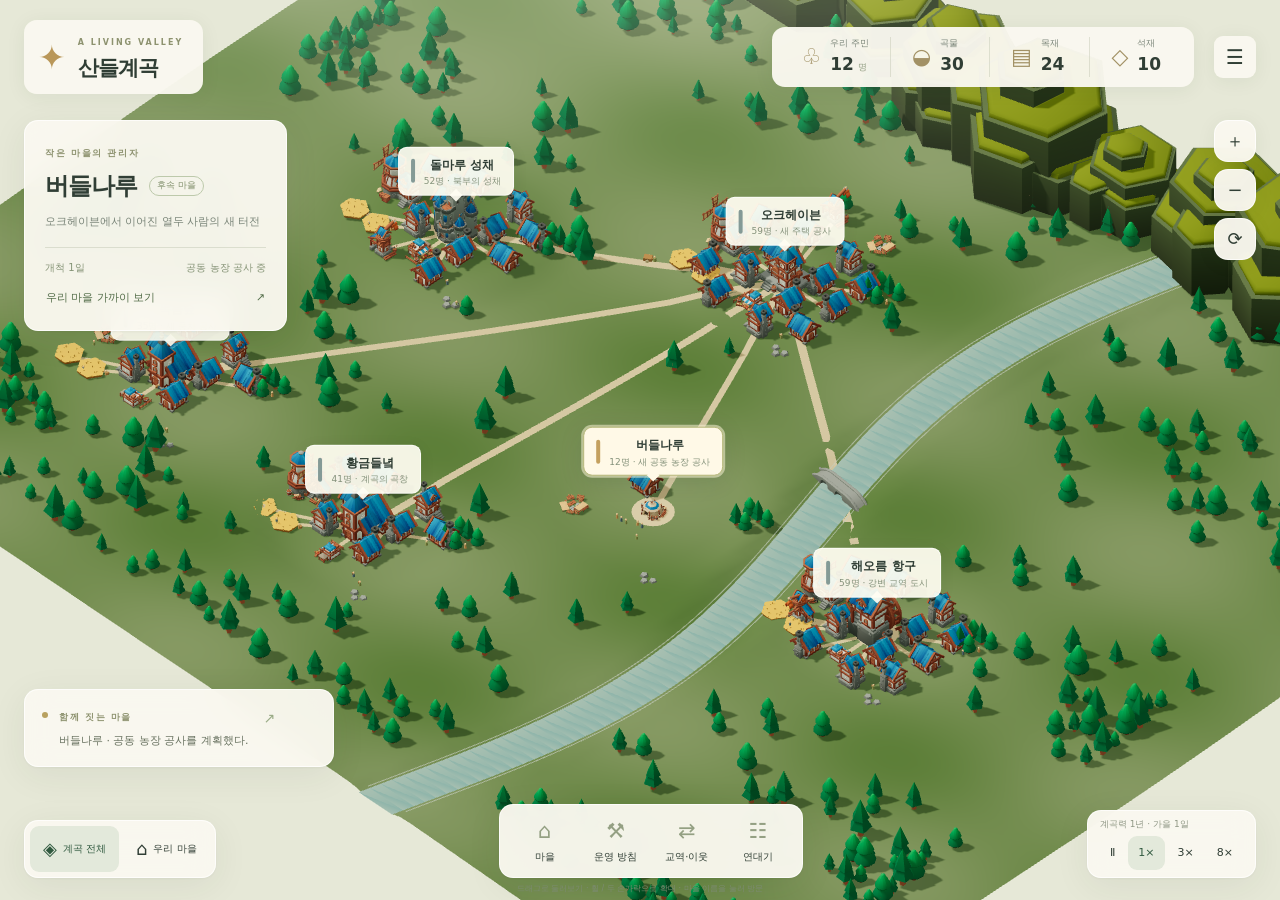
<file: valley-legacy.html>
<!doctype html><html lang="ko"><head><meta charset="utf-8"><meta name="viewport" content="width=device-width,initial-scale=1,viewport-fit=cover"><meta name="theme-color" content="#e6e6d8"><title>산들계곡 — 작은 마을의 관리자</title><link rel="stylesheet" href="valley-legacy.css"><script type="importmap">{"imports":{"three":"./assets/vendor/three/build/three.module.js"}}</script></head><body>
<main id="world"><canvas id="map" tabindex="0" aria-label="산들계곡 입체 지도. 드래그로 이동하고 마을 이름을 눌러 살펴보세요."></canvas><div id="townLabels"></div></main>
<header class="topbar"><div class="world-brand"><span class="crest">✦</span><div><span class="eyebrow">A LIVING VALLEY</span><h1>산들계곡</h1></div></div><div class="resource-strip" id="resources"></div><button id="menuButton" class="square" aria-label="설정 열기">☰</button></header>
<section class="settlement-card glass"><span class="eyebrow">작은 마을의 관리자</span><div class="settlement-name"><h2>버들나루</h2><span class="pill">후속 마을</span></div><p>오크헤이븐에서 이어진 열두 사람의 새 터전</p><div class="settlement-status"><span id="colonyDay">개척 1일</span><span id="colonyState">뿌리를 내리는 중</span></div><button id="focusOurs">우리 마을 가까이 보기 <span>↗</span></button></section>
<div class="view-tools"><button id="zoomIn" class="square glass" aria-label="지도 확대">＋</button><button id="zoomOut" class="square glass" aria-label="지도 축소">−</button><button id="rotateView" class="square glass" aria-label="지도 회전">⟳</button></div>
<section id="inspector" class="inspector glass" role="dialog" aria-labelledby="panelTitle" hidden><div class="panel-heading"><div><span class="eyebrow" id="panelEyebrow">우리 마을</span><h2 id="panelTitle">마을 관리</h2></div><button id="closePanel" class="square" aria-label="창 닫기">✕</button></div><div class="panel-scroll" id="panelContent"></div></section>
<section class="story-toast glass" id="storyCard"><span class="event-dot"></span><div><span class="eyebrow" id="storyType">새로운 시작</span><p id="storyText">모촌에서 나눠 온 물자와 열두 사람. 이제 이곳에서 우리만의 일상이 시작됩니다.</p></div><button id="openStory" aria-label="이야기 자세히 보기">↗</button></section>
<div class="bottom-hud"><div class="view-switch glass"><button id="worldView" aria-pressed="true">◈ <span>계곡 전체</span></button><button id="villageView" aria-pressed="false">⌂ <span>우리 마을</span></button></div><nav class="management glass" aria-label="마을 관리 메뉴"><button data-panel="overview" aria-expanded="false"><span>⌂</span>마을</button><button data-panel="policy" aria-expanded="false"><span>⚒</span>운영 방침</button><button data-panel="relations" aria-expanded="false"><span>⇄</span>교역·이웃</button><button data-panel="chronicle" aria-expanded="false"><span>☷</span>연대기</button></nav><div class="time-controls glass"><span id="date">계곡의 하루</span><div><button id="pause" aria-label="시간 일시정지">Ⅱ</button><button data-speed="1" aria-pressed="true">1×</button><button data-speed="3" aria-pressed="false">3×</button><button data-speed="8" aria-pressed="false">8×</button></div></div></div>
<div class="map-hint" id="mapHint">드래그로 둘러보기 · 휠 / 두 손가락으로 확대 · 마을 이름을 눌러 방문</div>
<div id="loading"><div class="loading-mark">✦</div><span class="eyebrow">A WORLD ALREADY IN MOTION</span><h2>우리보다 먼저 시작된 이야기.</h2><p id="loadingText">마을과 숲, 강을 준비하고 있습니다.</p><div class="loading-track"><i id="loadProgress"></i></div><small>자율 생산 · 교역 · 건설이 이어지는 산들계곡</small></div><div id="toast" role="status"></div>
<script src="js/valley-legacy-engine.js"></script><script type="module" src="js/valley-legacy-ui.js"></script></body></html>
</file>
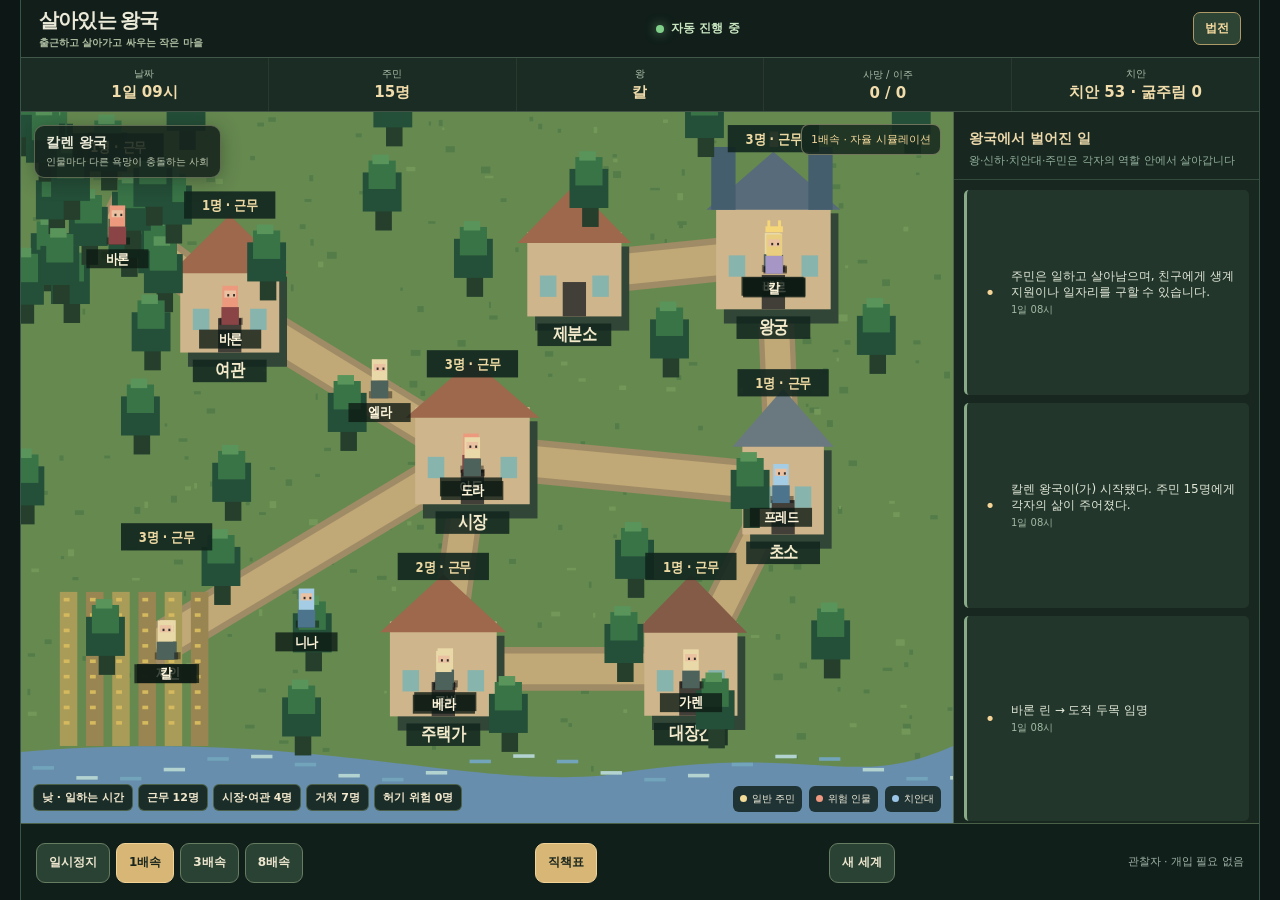
<file: archive/everworld-v1.4.html>
<!doctype html>
<html lang="ko"><head><meta charset="utf-8"/><meta name="viewport" content="width=device-width, initial-scale=1, viewport-fit=cover"/><meta name="theme-color" content="#101b18"/><title>살아있는 왕국 v1.4 · 1840년 생존 세계</title>
<style>
:root{font-family:system-ui,-apple-system,'Apple SD Gothic Neo','Malgun Gothic',sans-serif;color:#ebead8;background:#0d1716;color-scheme:dark}*{box-sizing:border-box}html,body{margin:0;width:100%;height:100%;overflow:hidden}button{font:inherit;cursor:pointer;touch-action:manipulation}button:focus-visible{outline:2px solid #f0d39a}#app{width:100%;height:100%;height:100dvh;max-width:1240px;margin:auto;display:flex;flex-direction:column;min-height:400px;background:#15241f;overflow:hidden;border-inline:1px solid #395449}.top{flex:0 0 58px;display:flex;align-items:center;justify-content:space-between;padding:0 18px;background:#111e1a;border-bottom:1px solid #40574a;gap:10px}.brand{min-width:0}.brand strong{font-family:Georgia,'Malgun Gothic',serif;font-size:20px;font-weight:900;letter-spacing:-.8px;white-space:nowrap}.brand small{display:block;font-size:10px;color:#aabb9f;font-weight:650;margin-top:2px}.live{display:flex;align-items:center;gap:7px;font-weight:800;color:#c8e6bf;font-size:12px;white-space:nowrap}.dot{height:8px;width:8px;border-radius:50%;background:#80d08a;box-shadow:0 0 11px #80d08ab0;animation:glow 1.4s infinite}.dot.off{animation:none;background:#c6bca0;box-shadow:none}@keyframes glow{50%{opacity:.38}}.metrics{flex:0 0 54px;display:grid;grid-template-columns:repeat(5,1fr);gap:1px;background:#29392f;border-bottom:1px solid #405347}.metric{background:#1b2c25;display:flex;flex-direction:column;align-items:center;justify-content:center;gap:2px;min-width:0}.metric span{color:#aabda6;font-size:10px;white-space:nowrap}.metric b{font-size:15px;color:#f1dcab;white-space:nowrap;overflow:hidden;max-width:100%;text-overflow:ellipsis}.playarea{flex:1;display:flex;min-height:0;position:relative;overflow:hidden}.scene{flex:1;position:relative;min-width:0;overflow:hidden;background:#577d53;isolation:isolate}.scene canvas{height:100%;width:100%;display:block;image-rendering:pixelated;cursor:crosshair}.worldlabel{position:absolute;top:13px;left:13px;background:#15231ddd;border:1px solid #bdc69a66;border-radius:10px;padding:8px 11px;pointer-events:none;box-shadow:0 3px 20px #10161155}.village-pulse{position:absolute;left:12px;bottom:12px;right:12px;display:flex;flex-wrap:wrap;gap:5px;pointer-events:none;z-index:2}.village-pulse span{background:#15251eea;border:1px solid #7b976c7c;border-radius:6px;padding:5px 8px;color:#f2e9ce;font-size:11px;font-weight:700}.village-pulse .warning{border-color:#be745d;color:#f2a68c}.mapMode .selectedTag{display:none}.worldlabel b{display:block;font-size:14px}.worldlabel small{display:block;color:#bac6ad;margin-top:3px;font-size:10px}.scenechip{position:absolute;top:12px;right:12px;background:#17291fdb;border:1px solid #d3c49c77;color:#f2d699;border-radius:8px;padding:7px 9px;font-size:11px;pointer-events:none}.mapLegend{position:absolute;bottom:11px;right:12px;display:flex;gap:7px;pointer-events:none}.mapLegend span{background:#15241fd9;padding:6px 7px;border-radius:6px;font-size:10px;white-space:nowrap}.mapLegend i{display:inline-block;width:7px;height:7px;border-radius:50%;margin-right:5px}.side{flex:0 0 306px;background:#182820;border-left:1px solid #50634c;display:flex;flex-direction:column;min-height:0}.panehead{padding:16px 15px 11px;border-bottom:1px solid #334a3c}.panehead b{font-size:14px;color:#ead7aa}.panehead small{display:block;color:#92af9d;font-size:11px;margin-top:5px}.events{padding:10px 10px 2px;flex:1;min-height:0;overflow:hidden;display:flex;flex-direction:column;gap:8px}.event{padding:9px 9px 9px 11px;border-left:3px solid #8aab87;border-radius:5px;background:#22362b;flex:1;min-height:0;display:flex;gap:9px;align-items:center;animation:appear .25s ease}.event.violent{border-color:#df826e}.event.political{border-color:#e5c073}.event.scam{border-color:#c1a1d1}.event.migration{border-color:#82bad2}@keyframes appear{from{opacity:.2;transform:translateY(5px)}to{opacity:1;transform:none}}.event .symbol{font-size:18px;color:#f6d498;min-width:24px;text-align:center}.event .et{font-size:12px;line-height:1.35;color:#e2e8d8}.event .et small{display:block;color:#a2b9a4;font-size:10px;margin-top:3px}.event.empty{opacity:.55}.bottom{flex:0 0 77px;border-top:1px solid #496047;background:#111f1b;display:flex;align-items:center;justify-content:space-between;gap:10px;padding:12px 15px calc(11px + env(safe-area-inset-bottom, 0px))}.controls{display:flex;align-items:center;gap:6px}.button{border:1px solid #677d61;border-radius:9px;background:#2a4233;color:#eee7d0;padding:10px 12px;font-size:12px;font-weight:800;white-space:nowrap;min-height:40px}.button:active{transform:translateY(1px)}.button.active{background:#d7b676;color:#19251c;border-color:#f1d397}.button.primary{background:#b69a64;color:#142219;border-color:#e9c887}.status{font-size:11px;color:#9db2a5;line-height:1.5}.panel{position:absolute;right:10px;bottom:12px;z-index:3;width:min(320px,calc(100% - 20px));background:#12221eef;border:1px solid #b7ad76;border-radius:14px;box-shadow:0 10px 40px #0008;padding:14px;display:none;backdrop-filter:blur(10px)}.panel.open{display:block}.paneltop{display:flex;justify-content:space-between;gap:10px}.panel h2{font-size:17px;margin:0 0 4px}.panel .sub{font-size:11px;color:#b9b9a5}.panel p{font-size:12px;line-height:1.6;margin:12px 0;color:#dce3d8}.panel .tags{display:flex;flex-wrap:wrap;gap:5px;margin:10px 0}.panel .tag{font-size:11px;background:#2b4337;border:1px solid #496653;border-radius:5px;padding:4px 7px}.panel .mini{color:#b6cdb2;font-size:11px;line-height:1.5}.panel .actions{display:flex;gap:6px;margin-top:12px}.panel .actions button{flex:1}.close{border:0;background:transparent;color:#eee7ca;font-size:20px;padding:0 4px;height:26px}.selectedTag{position:absolute;left:12px;bottom:12px;z-index:2;font-size:10px;background:#14251ddd;color:#eaddb7;border:1px solid #a89e73;padding:7px 9px;border-radius:8px;pointer-events:none}.notification{position:absolute;z-index:4;left:50%;top:21%;transform:translate(-50%,0);background:#17221ce8;border:1px solid #dfbe78;border-radius:9px;color:#fff0cb;padding:10px 16px;font-size:12px;text-align:center;max-width:78%;display:none;box-shadow:0 8px 25px #0007}.notification.show{display:block}@media(min-width:800px){.scene{min-height:300px}}@media(max-width:799px){#app{border:none}.top{flex-basis:48px;padding:0 12px}.brand strong{font-size:17px}.brand small{font-size:9px}.metrics{flex-basis:47px}.metric b{font-size:13px}.metric span{font-size:9px}.playarea{flex-direction:column}.scene{flex:1;min-height:0}.side{flex:0 0 174px;border-left:0;border-top:1px solid #50634c}.panehead{padding:9px 12px 4px;display:flex;justify-content:space-between;align-items:center;border-bottom:none}.panehead b{font-size:12px}.panehead small{margin:0;font-size:10px}.events{flex-direction:column;gap:4px;padding:3px 10px 7px}.event{padding:5px 8px;gap:6px}.event .symbol{font-size:14px;min-width:16px}.event .et{font-size:11px;line-height:1.25}.event .et small{font-size:9px;margin-top:1px}.bottom{flex:0 0 64px;padding:7px 10px calc(7px + env(safe-area-inset-bottom, 0px))}.status{font-size:10px}.button{padding:8px 9px;min-height:34px;font-size:11px}.controls{gap:4px}.worldlabel{top:9px;left:9px;padding:6px 8px}.worldlabel b{font-size:12px}.scenechip{top:9px;right:8px;font-size:9px}.mapLegend span{font-size:9px;padding:5px}.village-pulse{left:6px;right:6px;bottom:5px;gap:3px}.village-pulse span{font-size:9px;padding:3px 5px}.mapLegend{display:none}.panel{position:absolute;bottom:3px;left:8px;right:8px;width:auto;max-height:calc(100% - 20px);overflow-y:auto}.panel p{margin:7px 0}.selectedTag{display:none}}
@media(max-height:740px) and (max-width:799px){.side{flex-basis:137px}.bottom{flex-basis:59px}.panehead{padding:5px 10px}.events{gap:3px}.event{padding:4px 7px}.event .et{font-size:10px}.worldlabel small{display:none}}@media(max-width:370px){.status{display:none}.button{padding:8px 7px}.metrics{grid-template-columns:repeat(4,1fr)}.metric:nth-child(5){display:none}}

.law-launch{border:1px solid #ad9967;background:#2d4435;color:#f5d99e;border-radius:7px;padding:7px 11px;font-size:12px;font-weight:850;cursor:pointer}.law-overlay{position:fixed;inset:0;z-index:99;background:#08120ed6;display:flex;align-items:center;justify-content:center;padding:12px}.law-overlay[hidden]{display:none}.law-dialog{display:flex;flex-direction:column;width:min(720px,100%);height:min(690px,89dvh);background:#192820;border:1px solid #a99c74;border-radius:13px;box-shadow:0 12px 70px #0008;overflow:hidden}.law-title{display:flex;align-items:center;justify-content:space-between;padding:13px 15px;border-bottom:1px solid #48614c}.law-title strong{font-size:17px;color:#f3dea9}.law-title small{display:block;font-size:11px;color:#aac4a7;margin-top:3px}.law-content{min-height:0;overflow:auto;padding:12px 15px 16px}.law-explain,.law-note{margin:4px 0 12px;line-height:1.6;font-size:12px;color:#d3ddca}.law-stats{display:flex;flex-wrap:wrap;gap:6px;margin-bottom:12px}.law-stats span{font-size:11px;padding:6px 9px;border:1px solid #446950;background:#253a2e;border-radius:5px;color:#f4e5bf}.law-table{width:100%;border-collapse:collapse;font-size:12px}.law-table th{text-align:left;background:#2c4435;color:#e9d8b3;padding:8px}.law-table td{padding:10px 8px;border-top:1px solid #385341;vertical-align:top}.law-table td small{display:block;color:#9fb7a0;margin-top:4px;line-height:1.4}.law-table .disabled{color:#e4a28c}.law-content h3{font-size:13px;margin:16px 0 8px}.law-history{font-size:12px;line-height:1.7;color:#d6dcc9}.law-history div{border-bottom:1px solid #354c3d;padding:5px}.law-note{margin-top:14px;color:#b6c8b2}@media(max-width:799px){.law-launch{font-size:10px;padding:7px 8px}.law-dialog{height:min(620px,85dvh)}.law-title{padding:10px 12px}.law-content{padding:10px}.law-table th,.law-table td{font-size:11px;padding:7px 6px}.law-explain{font-size:11px}}.roster{flex:1;min-width:0;min-height:0;display:flex;flex-direction:column;background:linear-gradient(160deg,#1f3029,#182821);padding:15px 18px 10px;gap:9px}.roster-title{display:flex;justify-content:space-between;align-items:center;gap:8px}.roster-title h2{font-size:18px;font-weight:900;margin:0;color:#f0dfb9}.roster-title .sub{font-size:11px;color:#b0c4aa;white-space:nowrap}.office-summary{display:grid;grid-template-columns:repeat(4,minmax(0,1fr));gap:7px}.office-chip{border:1px solid #4b6757;background:#243b30;border-radius:9px;padding:9px 10px;display:flex;justify-content:space-between;gap:4px;color:#dce3c9;text-align:left}.office-chip span{font-size:11px}.office-chip b{font-size:12px;color:#f0d3a1}.office-chip.has-empty b{color:#f0a78d}.roster-tabs{display:flex;gap:5px;flex-wrap:nowrap}.roster-tabs .button{flex:1;min-width:0;padding:7px 4px;min-height:31px;font-size:11px}.roster-scroll{flex:1;min-height:0;overflow:hidden;border:1px solid #455d4a;border-radius:10px;background:#182720}.roster-table{width:100%;border-collapse:collapse;table-layout:fixed}.roster-table thead{background:#304439}.roster-table th{text-align:left;padding:9px 11px;font-size:11px;color:#d4cfae}.roster-table th:nth-child(1){width:28%}.roster-table th:nth-child(2){width:29%}.roster-table th:nth-child(3){width:22%}.roster-table th:nth-child(4){width:21%}.roster-table td{padding:9px 11px;border-top:1px solid #334b3b;height:48px;vertical-align:middle;overflow:hidden;text-overflow:ellipsis;white-space:nowrap;font-size:12px}.roster-table tbody tr{cursor:pointer}.roster-table tbody tr:focus-visible,.roster-table tbody tr:hover{outline:1px solid #c3b184;outline-offset:-1px;background:#304333}.roster-table td small{display:block;font-size:10px;color:#9fb5a4;overflow:hidden;text-overflow:ellipsis;margin-top:2px}.roster-table .vacant{color:#e99d8e;font-weight:900}.roster-table .active-worker{color:#b9d7aa;font-weight:800}.roster-table .status-muted{color:#9cafa0}.roster-table .office-name{font-weight:800;color:#eee2c2}.roster-table .last-npc{color:#b9b1a1}.roster-footer{display:flex;justify-content:space-between;align-items:center;gap:6px;color:#a5bbab;font-size:11px;min-height:33px}.roster-footer .pager{display:flex;gap:5px;align-items:center}.roster-footer .button{min-height:29px;padding:5px 10px}.mapMode .roster{display:none}.scene{display:none}.mapMode .scene{display:block}.playarea>.panel{right:14px;top:14px;bottom:auto;max-height:calc(100% - 28px);overflow:auto}.status-good{color:#b5d4ab}.status-danger{color:#e3a395}.office-empty-note{font-size:10px;color:#bfb6a8;white-space:nowrap}
@media(max-width:799px){.roster{padding:9px 9px 5px;gap:6px}.roster-title h2{font-size:14px}.roster-title .sub{font-size:10px}.office-chip{padding:7px 6px}.office-chip span{font-size:10px}.office-chip b{font-size:11px}.roster-tabs .button{padding:6px 1px;font-size:10px;min-height:29px}.roster-table th{padding:7px 7px;font-size:10px}.roster-table td{padding:6px 7px;height:43px;font-size:11px}.roster-table td small{font-size:9px}.roster-table th:nth-child(1){width:26%}.roster-table th:nth-child(2){width:32%}.roster-table th:nth-child(3){width:42%}.roster-table th:nth-child(4),.roster-table td:nth-child(4){display:none}.side{flex-basis:104px}.panehead{padding:5px 10px 1px}.events{padding:3px 10px 5px;gap:3px}.event{padding:3px 7px}.bottom{flex-basis:57px}.button{font-size:10px}.status{display:none}.playarea>.panel{top:auto;bottom:5px;left:7px;right:7px;width:auto;max-height:80%}}
@media(max-height:720px) and (max-width:799px){.side{flex-basis:72px}.event:nth-child(n+2){display:none}.roster{gap:4px;padding-top:6px}.roster-title h2{font-size:13px}.office-chip{padding:5px}.roster-table td{height:37px}.roster-table td small{display:none}}
</style></head><body><div id="app">
<header class="top"><div class="brand"><strong>살아있는 왕국</strong><small>출근하고 살아가고 싸우는 작은 마을</small></div><div class="live"><span class="dot" id="liveDot"></span><span id="liveText">자동 진행 중</span></div><button class="law-launch" id="lawOpen" type="button" aria-haspopup="dialog">법전</button></header>
<section class="metrics"><div class="metric"><span>날짜</span><b id="mDay">1일 08시</b></div><div class="metric"><span>주민</span><b id="mPop">—명</b></div><div class="metric"><span>왕</span><b id="mKing">—</b></div><div class="metric"><span>사망 / 이주</span><b id="mDeaths">0 / 0</b></div><div class="metric"><span>치안</span><b id="mOrder">—</b></div></section>
<main class="playarea"><section class="roster" id="rosterView"><div class="roster-title"><h2>왕국 직책 현황</h2><div class="sub" id="rosterHeadline">근무 · 사망 · 후임</div></div><div class="office-summary" id="officeSummary"></div><div class="roster-tabs" id="rosterTabs"></div><div class="roster-scroll"><table class="roster-table"><thead><tr><th>직책</th><th>담당자 · 생존</th><th>체력 · 생계</th><th>업무 · 수입</th></tr></thead><tbody id="rosterRows"></tbody></table></div><div class="roster-footer"><span id="rosterTotal">자리 확인 중</span><div class="pager"><button class="button" id="rosterPrev">이전</button><span id="rosterPage">1/1</span><button class="button" id="rosterNext">다음</button></div></div></section><div class="scene" id="scene"><canvas id="map" aria-label="자동으로 움직이는 왕국의 마을 지도"></canvas><div class="worldlabel"><b id="worldName">새벽숲 왕국</b><small>본업·식비·집세·질병·수사·왕실</small></div><div class="scenechip" id="season">왕국 시뮬레이션</div><div class="mapLegend"><span><i style="background:#f2dc98"></i>일반 주민</span><span><i style="background:#f09980"></i>위험 인물</span><span><i style="background:#9ac5e7"></i>치안대</span></div><div class="selectedTag" id="selectedTag">주민을 누르면 성격·목표·기억을 볼 수 있습니다</div><div class="village-pulse" id="villagePulse" aria-live="off"></div><div class="panel" id="panel"><div class="paneltop"><div><h2 id="pName"></h2><div class="sub" id="pRole"></div></div><button class="close" id="pClose" aria-label="닫기">×</button></div><div class="tags" id="pTags"></div><p id="pDesc"></p><div class="mini" id="pMemory"></div><div class="actions"><button class="button" id="pFollow">이 사람 추적</button></div></div><div class="notification" id="toast"></div></div><aside class="side"><div class="panehead"><b>왕국에서 벌어진 일</b><small>왕·신하·치안대·주민은 각자의 역할 안에서 살아갑니다</small></div><div class="events" id="eventList"></div></aside></main>
<footer class="bottom"><div class="controls"><button class="button" id="pauseBtn">일시정지</button><button class="button active" data-speed="1">1배속</button><button class="button" data-speed="3">3배속</button><button class="button" data-speed="8">8배속</button></div><button class="button" id="mapToggle">지도</button><button class="button" id="newWorld">새 세계</button><div class="status" id="status">자동 관찰 모드</div></footer>
<div id="lawOverlay" class="law-overlay" role="dialog" aria-modal="true" aria-labelledby="lawHeading" hidden>
<section class="law-dialog"><div class="law-title"><div><strong id="lawHeading">왕국 법전</strong><small id="lawSummary">현행 법률과 사건</small></div><button class="button" id="lawClose" type="button" aria-label="법전 닫기">닫기</button></div>
<div class="law-content"><p class="law-explain">도적이라는 직업이나 단순한 거짓말은 범죄가 아닙니다. 실제 피해가 있어야 처벌 대상이 될 수 있습니다. 정당방위는 범죄로 기록하지 않습니다.</p>
<div class="law-stats" id="lawStats"></div><table class="law-table"><thead><tr><th>죄목과 요건</th><th>상태</th><th>벌금·구금</th></tr></thead><tbody id="lawRows"></tbody></table>
<h3>최근 법 개정</h3><div id="lawHistory" class="law-history"></div>
<p class="law-note">행위가 불법이어도 신고되거나 증거가 확보되지 않으면 처벌받지 않을 수 있습니다. 처벌에는 행위 당시 법령을 적용하며, 법률 개정은 소급되지 않습니다.</p></div></section></div>
</div>
<script>
(()=>{'use strict';
const $=id=>document.getElementById(id), c=$('map'),ctx=c.getContext('2d',{alpha:false});
const cfg={w:960,h:600};const sites=[
{name:'왕궁',x:775,y:120,role:'castle'}, {name:'시장',x:465,y:290,role:'market'}, {name:'여관',x:215,y:165,role:'inn'}, {name:'초소',x:785,y:315,role:'guard'}, {name:'밭',x:150,y:445,role:'field'}, {name:'주택가',x:435,y:470,role:'home'}, {name:'대장간',x:690,y:470,role:'forge'}, {name:'숲길',x:100,y:95,role:'forest'}, {name:'제분소',x:570,y:137,role:'mill'}];
const names=['로빈','베르','엘라','라울','마르코','리나','아돌','라피','그레타','아샤','브론','에이미','로웬','티오','셀리','바론','루나','마틴','유나','프레드','레오','테스','카일','제인','베라','테오','오토','니나','루크','델라','이안','소라','가렌','노아','케일','도라','칼','메이','에드','로제'];
const roles=['왕','관리','귀족','치안대','치안대','농부','농부','상인','상인','여관주인','치료사','노동자','방랑자','대장장이','도적'];
const seatDefs=[['throne','국왕','왕','왕실'],['steward','재상','관리','왕실'],['noble1','귀족','귀족','왕실'],['captain','치안대장','치안대','치안'],['patrol1','치안대원','치안대','치안'],['merchant1','상인 1','상인','생업'],['merchant2','상인 2','상인','생업'],['farmer1','농부 1','농부','생업'],['farmer2','농부 2','농부','생업'],['smith','대장장이','대장장이','생업'],['inn','여관주인','여관주인','생업'],['healer','치료사','치료사','생업'],['labor','노동반장','노동자','생업'],['banditboss','도적 두목','도적','외곽']];
const goals=['부자 되기','안전하게 살기','권력 얻기','가족 지키기','남을 돕기','복수하기','범죄로 돈 벌기','평범한 일상','명예 얻기','진실 밝히기'];
const worldNames=['새벽숲 왕국','칼렌 왕국','황금들판 왕국','회색산 왕국','달빛강 왕국'];
let rosterFilter='전체',rosterPage=0,mapMode=false;let W,selected=null,following=null,speed=1,paused=false,acc=0,lastFrame=0,canvasSize={w:0,h:0},view={scale:1,offX:0,offY:0};
function rng(n){return function(){n|=0;n=n+0x6D2B79F5|0;let t=Math.imul(n^n>>>15,1|n);t=t+Math.imul(t^t>>>7,61|t)^t;return ((t^t>>>14)>>>0)/4294967296}};
function pick(a){return a[Math.floor(W.rand()*a.length)]}function rand(a,b){return a+W.rand()*(b-a)}function randint(a,b){return Math.floor(rand(a,b+1))}function clamp(x,a,b){return Math.max(a,Math.min(b,x))}function chance(p){return W.rand()<clamp(p,0,1)};
function traits(){const t={greed:randint(5,95),honesty:randint(5,95),fear:randint(5,95),ambition:randint(5,95),empathy:randint(5,95),suspicion:randint(5,95),aggression:randint(5,95),loyalty:randint(5,95),cunning:randint(5,95)};const shift=(W.culture-50)*.72;t.greed=clamp(t.greed+shift,3,98);t.honesty=clamp(t.honesty-shift,3,98);t.aggression=clamp(t.aggression+shift*.42,3,98);return t}
function placeFor(role){return({'왕':0,'귀족':0,'관리':0,'치안대':3,'농부':4,'상인':1,'노동자':5,'하인':5,'방랑자':2,'도적':7,'광부':6,'대장장이':6,'약초꾼':7,'여관주인':2,'치료사':5})[role]??5}

const START_YEAR=1840;
function calendar(){const d=new Date(Date.UTC(START_YEAR,0,1)+(W.day-1)*86400000);return{year:d.getUTCFullYear(),month:d.getUTCMonth()+1,date:d.getUTCDate()}}
function dateLabel(){const d=calendar();return `${d.year}년 ${String(d.month).padStart(2,'0')}월 ${String(d.date).padStart(2,'0')}일`}
function ageEnergyCap(n){return clamp(Math.round(100-Math.max(0,n.age-40)*.55-Math.max(0,n.age-59)*1.05),32,100)}
function ageFactor(n){return clamp(n.age<20?.70+n.age*.014:n.age<=40?1:n.age<60?1-(n.age-40)*.004:1-.08-(n.age-60)*.022,.34,1.05)}
function effectiveSkill(n){return clamp((n.skill||25)*ageFactor(n),6,99)}
function ensureAge(n){n.age??=randint(18,67);n.birthdayMonth??=randint(1,12);n.birthdayDate??=randint(1,28);n.energy??=Math.min(ageEnergyCap(n),randint(45,95));n.retirementSavings??=0;n.ageAwareness??='';return n}
function agePlanning(n){ensureAge(n);n.ageAwareness=n.age>=60?'건강과 저축을 생각하며 위험을 피한다':n.age>=48?'노후를 준비하고 저축한다':n.age<=40?'경험을 쌓아 실력을 기른다':'현재의 생계를 안정시킨다';if(n.age>=58&&n.goal==='권력 얻기'&&n.p.ambition<80)n.goal='안전하게 살기';if(n.age>=48&&n.gold>25&&n.retirementSavings<30&&chance(.20)){n.gold-=2;n.retirementSavings+=2}}
function yearlyAgeing(n){ensureAge(n);n.age++;n.energy=Math.min(n.energy,ageEnergyCap(n));
if(n.age>=20&&n.age<=40){if(chance(.7))n.skill=clamp(n.skill+1,5,99)}
else if(n.age>=60){n.skill=clamp(n.skill-randint(0,n.age>75?3:2),4,99);n.hp=Math.min(n.hp,clamp(100-(n.age-59)*.6,38,100))}
agePlanning(n);if(n.age===40||n.age===60)log('age',`${n.name}, ${n.age}세. ${n.ageAwareness}`,n.id);
if(n.age>=60&&chance(n.age<70?.012:n.age<80?.048:n.age<90?.16:.48))lost(n,'노환으로')}
function growOlderDaily(){const d=calendar();for(const n of living()){ensureAge(n);if(n.birthdayMonth===d.month&&n.birthdayDate===d.date)yearlyAgeing(n)}}
function harvestModifier(){const d=calendar();const season=[.70,1.18,1.4,.23][Math.floor((d.month-1)/3)];return season*(W.cropCrisis?.active?W.cropCrisis.factor:1)}
function cropYear(){const d=calendar();if(d.month!==3||d.date!==1)return;
if(W.cropCrisis?.active){W.cropCrisis={active:false,factor:1,startYear:d.year};log('world',`${d.year}년 흉작이 끝났다.`,null)}
else if(chance(.12)){W.cropCrisis={active:true,factor:rand(.08,.35),startYear:d.year};log('world',`${d.year}년 흉작이 시작됐다. 농업 수확량이 크게 줄어든다.`,null)}}
function kingdomCondition(){const pop=living().length;
if(pop===0){if(!W.abandoned){W.abandoned=true;W.castleState='폐성';W.abandonedDate=dateLabel();log('political',`${dateLabel()} 마지막 주민이 사라져 성이 멸망했다.`,null)}return}
W.famineDays= (W.hungry>Math.max(2,pop*.35)||(W.resources.food<Math.max(4,pop*.30)&&W.cropCrisis?.active))?(W.famineDays||0)+1:Math.max(0,(W.famineDays||0)-1);
if((pop<=3&&W.famineDays>12&&W.resources.food<=4)||(pop<=10&&W.famineDays>60&&W.resources.food<pop*1.5&&W.cropCrisis?.active)){W.abandoned=true;W.castleState='폐성';W.abandonedDate=dateLabel();log('political',`${dateLabel()} 왕성이 기근과 인구 감소로 폐허가 되었다.`,null);return}
W.castleState=W.famineDays>15||pop<=5?'쇠퇴':'정상'}
function makeNPC(role,immigrant=false){const id=++W.nextId;const start=placeFor(role),site=sites[start];const n={id,name:pick(names)+' '+['아','베','린','코','나','르'][randint(0,5)],role,goal:pick(goals),p:traits(),gold:randint(12,82),hp:randint(65,100),age:randint(18,67),hunger:randint(0,20),stress:randint(5,24),alive:true,jailed:0,loc:start,x:site.x+rand(-40,40),y:site.y+rand(-34,34),toX:site.x,toY:site.y,cooldown:randint(0,3),trust:{},known:{},victimCount:0,scamCount:0,kills:0,injuries:0,skill:randint(25,90),wealthPeak:0,bribe:0,seatId:null,workCount:0,lastTask:'대기',lastWorkDay:0,jobPaidToday:0,foodPurchased:0,housedDays:0,homelessDays:0,starvationDays:0,foodReserve:0,clothed:true,incomeToday:0,expensesToday:0,incomeYesterday:0,expensesYesterday:0,totalEarned:0,totalSpent:0,shelter:'미정',witnessed:[]};
if(role==='왕'){n.gold=randint(220,500);n.goal=pick(['권력 얻기','안전하게 살기','명예 얻기']);n.hp=Math.max(n.hp,80)}
if(role==='도적'){n.gold=randint(5,45);n.goal=pick(['범죄로 돈 벌기','부자 되기','안전하게 살기'])}
ensureRoutine(n);ensureAge(n);agePlanning(n);n.plan=(['노동자','방랑자','농부'].includes(role)&&n.p.ambition>60&&n.p.greed>40)?'창업 준비':role==='상인'?'영업 유지':role==='왕'?'권력 유지':'생활 안정';n.ownedShop=false;n.unpaidDays=0;W.people.push(n);if(immigrant){W.arrivals++;log('migration',`새 이주민 ${n.name}(${role})이(가) 도착했다.`,n.id)}return n}
function living(){return W.people.filter(n=>n.alive)}function byId(id){return W.people.find(n=>n.id===id)}function king(){return living().find(n=>n.role==='왕')}function howMany(role){return living().filter(n=>n.role===role).length}
function log(type,description,id){W.events.unshift({type,description,id,day:W.day,hour:W.hour});if(W.events.length>80)W.events.length=80;W.actionCounts[type]=(W.actionCounts[type]||0)+1;if(type==='political'||type==='violent')notify(description)}
function notify(msg){W.notice={text:msg,until:performance.now()+2600}}
function findNearby(n,filter=()=>true){const a=living().filter(x=>x.id!==n.id&&x.jailed===0&&x.loc===n.loc&&filter(x));a.sort((x,y)=>Math.hypot(n.x-x.x,n.y-x.y)-Math.hypot(n.x-y.x,n.y-y.y));return a.slice(0,7)}
function homeFor(n){if(n.role==='왕'||n.role==='관리'||n.role==='귀족'||n.role==='하인')return 0;if(n.role==='도적')return 7;if(n.role==='여관주인')return 2;return n.id%5===0?2:5}
function getWorkplace(n){return n.role==='방랑자'?pick([1,4,5,6]):placeFor(n.role)}
function ensureRoutine(n){if(n.homeLoc===undefined)n.homeLoc=homeFor(n);if(n.workLoc===undefined)n.workLoc=getWorkplace(n);n.activity??='생활';n.lastSocialDay??=0;n.lastCommuteDay??=0;return n}
function friendsOf(n){return living().filter(x=>x.id!==n.id&&x.jailed===0&&relation(n,x)>23&&relation(x,n)>12).sort((a,b)=>(relation(n,b)+relation(b,n))-(relation(n,a)+relation(a,n)))}
function socialSafetyNet(n,reason){initLife(n);if(n.lastHelpDay===W.day)return false;n.lastHelpDay=W.day;const totalDebt=Object.values(n.debts).reduce((a,b)=>a+b,0);if(totalDebt>=22&&reason!=='sick')return false;let requested=false;for(const f of friendsOf(n)){const available=f.gold-(5+W.foodPrice*3);if(available<=0)continue;const outstanding=n.debts[f.id]||0;if(outstanding>=12&&!(f.p.empathy>88&&chance(.05)))continue;if(outstanding>0&&W.day-(n.debtSince[f.id]||W.day)>18){if(chance(.18)){shiftTrust(f,n,-5);W.loanDefaults=(W.loanDefaults||0)+1}continue;}const bond=(relation(n,f)+relation(f,n))/2;const prob=clamp(.10+bond/180+f.p.empathy/280+f.p.loyalty/350-f.p.greed/450-(reason==='sick'?.04:0),.05,.93);if(chance(prob)){const gift=Math.min(Math.floor(available*.4),Math.max(3,(W.foodPrice+2)*2));if(gift<=0)continue;f.gold-=gift;n.gold+=gift;if(!n.debts[f.id])n.debtSince[f.id]=W.day;n.debts[f.id]=(n.debts[f.id]||0)+gift;W.loansMade=(W.loansMade||0)+gift;n.aidReceived+=gift;f.aidGiven+=gift;n.incomeToday=(n.incomeToday||0)+gift;f.expensesToday=(f.expensesToday||0)+gift;shiftTrust(n,f,5);shiftTrust(f,n,2);W.socialSupport=(W.socialSupport||0)+1;n.activity='친구의 도움';log('support',`${f.name}이(가) ${n.name}에게 생계비 ${gift}G를 빌려줬다.`,n.id);return true}requested=true}if(requested)n.helpRejected++;return false}
function repayFriends(n){if(!n.alive||!n.debts||n.gold<(W.foodPrice+2)*3)return;
for(const [id,owing] of Object.entries(n.debts)){if(owing<=0)continue;const f=byId(Number(id));if(!f?.alive)continue;
const amount=Math.min(owing,Math.max(0,n.gold-(W.foodPrice+2)*2),4);if(amount<=0)continue;
n.gold-=amount;f.gold+=amount;n.debts[id]-=amount;W.loansRepaid=(W.loansRepaid||0)+amount;shiftTrust(f,n,2);
if(n.debts[id]===0){delete n.debtSince[id]}if(n.debts[id]===0&&chance(.3))log('support',`${n.name}이(가) ${f.name}에게 빚을 모두 갚았다.`,n.id);break}}
function seekReferral(n){initLife(n);if(!['방랑자','도적'].includes(n.role)||n.jailed)return false;if(n.role==='도적'&&n.p.honesty<45&&n.p.fear<65)return false;if(n.gold>50&&n.goal!=='안전하게 살기'&&n.goal!=='부자 되기')return false;const helpers=friendsOf(n).filter(f=>['상인','관리','귀족','왕','여관주인'].includes(f.role)&&f.p.empathy>28);if(!helpers.length)return false;const f=helpers[0];if(!chance(clamp(.16+relation(f,n)/230+f.p.loyalty/350-n.p.aggression/450,.06,.8)))return false;if(n.seatId)vacateSeat(n,'전업');n.role='노동자';n.homeLoc=5;n.workLoc=5;n.goal=n.goal==='범죄로 돈 벌기'?'안전하게 살기':n.goal;n.referrals++;W.referrals=(W.referrals||0)+1;shiftTrust(n,f,9);n.activity='새 일자리';log('support',`${f.name}의 소개로 ${n.name}이(가) 일자리를 구했다.`,n.id);return true}
function nearbyAlly(v,a){return findNearby(v,x=>x.id!==a.id&&relation(x,v)>40&&relation(v,x)>18&&x.skill>20&&x.hp>35)[0]||null}
function meetPeople(n){const candidates=findNearby(n,x=>x.loc===n.loc&&x.alive&&!x.jailed);if(!candidates.length||n.lastSocialDay===W.day)return;const other=pick(candidates);n.lastSocialDay=W.day;const shared=n.goal===other.goal?.13:0;const agree=chance(clamp(.56+(n.p.empathy+other.p.empathy-100)/350+shared+relation(n,other)/350-(n.p.aggression+other.p.aggression)/950,.15,.91));const delta=agree?randint(5,14):-randint(3,9);shiftTrust(n,other,delta);shiftTrust(other,n,delta*(other.p.loyalty>65?1.12:.88));n.activity=agree?'이웃과 교류':'이웃과 언쟁';other.activity=n.activity;
if(agree&&other.gold<10&&n.gold>22&&chance(n.p.empathy/140))socialSafetyNet(other,'food');if(agree&&chance(.22)){seekReferral(n);seekReferral(other)}
if(chance(agree?.17:.19))log('social',agree?`${n.name}과(와) ${other.name}이(가) 친분을 쌓았다.`:`${n.name}과(와) ${other.name}이(가) 말다툼했다.`,n.id);
if(!agree&&n.p.aggression>84&&other.p.aggression>78&&chance(.045))assault(n,other)}
function dailyRoutine(n){ensureRoutine(n);if(n.jailed){n.activity='수감';if(n.loc!==3)travel(n,3);return true}
const h=W.hour,late=(h>=22||h<6);if(late){if(n.loc!==n.homeLoc){travel(n,n.homeLoc);n.activity='귀가';return true}n.activity='취침';n.energy=clamp(n.energy+(n.age>=60?8:13),0,ageEnergyCap(n));n.stress=clamp(n.stress-.35,0,100);return true}
if(h===6||h===7){if(n.loc!==n.workLoc){travel(n,n.workLoc);n.activity='출근 중';return true}n.activity='근무 준비';return false}
if(h>=8&&h<17){if(n.role!=='치안대'&&(n.lastWorkDay!==W.day||n.jobPaidToday<2)&&n.loc!==n.workLoc){travel(n,n.workLoc);n.activity='출근 중';return true}n.activity=n.lastWorkDay===W.day&&n.jobPaidToday>0?(n.lastTask||'근무 중'):'근무 중';return false}
if(h===17||h===18){if(n.loc!==1&&n.loc!==2&&n.role!=='도적'&&chance(n.gold>3?.7:.25)){travel(n,pick([1,2]));n.activity='장보기·휴식';return true}}
if(h>=18&&h<22){if(n.energy<ageEnergyCap(n)*.34){n.energy=Math.min(ageEnergyCap(n),n.energy+8);n.activity='피로 회복';return false}if(n.role!=='도적'&&chance(.35))meetPeople(n);if(n.loc===1)n.activity=n.activity==='이웃과 교류'||n.activity==='이웃과 언쟁'?n.activity:'장보기';else if(n.loc===2)n.activity='여관 방문';else if(n.loc===n.homeLoc)n.activity='휴식';return false}
return false}
function travel(n,loc){n.loc=loc;const p=sites[loc];n.toX=clamp(p.x+rand(-62,62),30,930);n.toY=clamp(p.y+rand(-50,50),34,565)}
function relation(a,b){return a.trust[b.id]||0}function shiftTrust(a,b,amount){a.trust[b.id]=clamp(relation(a,b)+amount,-100,100)}
function remember(n,other,kind,loss=0){if(!n.known[other.id])n.known[other.id]={fraud:0,theft:0,assault:0,help:0,resentment:0};const m=n.known[other.id];m[kind]=(m[kind]||0)+1;m.resentment+=loss;return m}

function seatById(id){return W.seats?.find(s=>s.id===id)}
function vacateSeat(n,why){if(!n?.seatId)return;let st=seatById(n.seatId);if(st&&st.holder===n.id){st.holder=null;st.vacantSince=W.day;st.lastHolder=n.name;st.lastReason=why||'퇴임';log('office',st.title+' 공석: '+n.name+' ('+st.lastReason+')',n.id)}n.seatId=null}
function assignSeat(n,seat){if(!n||!seat||seat.holder)return false;if(n.seatId)vacateSeat(n,'전임');seat.holder=n.id;seat.lastFilledDay=W.day;seat.vacantSince=null;n.seatId=seat.id;log('office',n.name+' → '+seat.title+' 임명',n.id);return true}
function initSeats(){W.seats=seatDefs.map(([id,title,role,sector])=>({id,title,role,sector,holder:null,lastHolder:null,lastReason:'',vacantSince:W.day}));for(const seat of W.seats){const n=living().find(p=>p.role===seat.role&&!p.seatId);if(n)assignSeat(n,seat)}}
function recruitSeats(){for(const seat of W.seats){if(seat.holder||seat.role==='왕')continue;const duration=W.day-(seat.vacantSince??W.day);const wait=seat.sector==='왕실'?5:seat.sector==='치안'?3:2;if(duration<wait)continue;let chanceOfHiring=seat.sector==='왕실'?.15:.22;if(W.order<35)chanceOfHiring*=.55;if(!chance(chanceOfHiring))continue;const pool=living().filter(n=>!n.seatId&&n.role===seat.role&&n.jailed===0);pool.sort((a,b)=>b.skill-a.skill);let n=pool[0];if(!n&&living().length<21&&chance(.20))n=makeNPC(seat.role,true);if(n)assignSeat(n,seat)}}
const jobNames={'왕':'국정 운영','귀족':'영지 관리','관리':'행정 업무','치안대':'순찰·수사','상인':'상품 거래','농부':'농사','광부':'채굴','대장장이':'도구 제작','여관주인':'숙박업','치료사':'진료','약초꾼':'약초 채집','하인':'집안일','노동자':'임금 노동','방랑자':'임시 일용직','도적':'약탈 모의'};
function initLife(n){n.fedDays??=0;n.housedDays??=0;n.homelessDays??=0;n.starvationDays??=0;n.incomeToday??=0;n.expensesToday??=0;n.totalEarned??=0;n.totalSpent??=0;n.foodPurchased??=0;n.foodStore??=0;n.shelter??='미정';n.witnessed??=[];n.workCount??=0;n.aidReceived??=0;n.aidGiven??=0;n.referrals??=0;n.helpRejected??=0;n.protectedByFriends??=0;n.lastHelpDay??=0;n.debts??={};n.debtSince??={};return n}
const LAW_CATALOG=[
{id:'사기',description:'기망으로 금전을 빼앗음',fine:9,jail:24,evidence:68,restitution:true,removeOffice:false,illegal:true},
{id:'절도',description:'동의 없이 타인 재산을 취득',fine:7,jail:18,evidence:66,restitution:true,removeOffice:false,illegal:true},
{id:'폭행',description:'정당방위가 아닌 공격으로 부상',fine:12,jail:48,evidence:72,restitution:true,removeOffice:false,illegal:true},
{id:'살인',description:'공격으로 타인 사망',fine:30,jail:144,evidence:80,restitution:true,removeOffice:false,illegal:true},
{id:'뇌물',description:'공무원이 부정한 금품 수수',fine:16,jail:48,evidence:73,restitution:false,removeOffice:true,illegal:true},
{id:'횡령',description:'관리자가 국고를 사적으로 취득',fine:20,jail:72,evidence:75,restitution:true,removeOffice:true,illegal:true}
];
function initLawbook(){const k=king();W.legalStyle=k?.p.honesty>67?'엄격':k?.p.greed>78?'관용':'보통';
const f=W.legalStyle==='엄격'?1.3:W.legalStyle==='관용'?.78:1;
W.laws=Object.fromEntries(LAW_CATALOG.map(l=>[l.id,{...l,fine:Math.max(1,Math.round(l.fine*f)),jail:Math.max(1,Math.round(l.jail*f))}]));
W.lawVersion=1;W.lawHistory=[{version:1,day:W.day,title:'기본 법전 선포',ruler:k?.name||'왕국'}];
W.offencesByType={};W.offenceLedger=[];W.convictions=0;W.unreportedCrimes=0;W.lawChanges=0}
function ensureLawbook(){if(!W.laws||!W.lawVersion)initLawbook();W.offencesByType??={};W.offenceLedger??=[];W.lawHistory??=[];W.convictions??=0;W.unreportedCrimes??=0;W.lawChanges??=0}
function reviseLaw(){const k=king();if(!k||W.day<45||W.day%45!==0||!chance(.55))return;
const type=pick(['사기','절도','폭행','뇌물','횡령']),old=W.laws[type];let fine=old.fine,jail=old.jail,illegal=old.illegal;
if(type==='사기'&&k.p.honesty<23&&k.p.greed>76&&chance(.25))illegal=false;
else if(type==='사기'&&!old.illegal&&k.p.honesty>45)illegal=true;
else if(k.p.honesty>55||W.order<42){fine=Math.round(fine*1.25)+1;jail=Math.round(jail*1.2)+1}
else{fine=Math.max(2,Math.round(fine*.79));jail=Math.max(4,Math.round(jail*.82))}
if(fine===old.fine&&jail===old.jail&&illegal===old.illegal)return;
W.laws[type]={...old,fine,jail,illegal};W.lawVersion++;W.lawChanges++;
const title=`${k.name} 국왕이 ${type} 처벌을 ${!illegal?'폐지':illegal!==old.illegal?'복원':'개정'}했다.`;
W.lawHistory.unshift({version:W.lawVersion,day:W.day,title,ruler:k.name});W.lawHistory=W.lawHistory.slice(0,30);log('political',title,k.id)}
function recordCrime(type,criminal,victim,detected,loss){ensureLawbook();const law=W.laws[type];if(!law)return null;
W.offencesByType[type]=(W.offencesByType[type]||0)+1;
W.offenceLedger.push({day:W.day,hour:W.hour,kind:type,actor:criminal.id,victim:victim?.id||null,noticed:!!detected,illegal:law.illegal,lawVersion:W.lawVersion});
if(W.offenceLedger.length>300)W.offenceLedger.shift();if(!law.illegal)return null;
if(!detected){W.unreportedCrimes++;return null}
const identified=!!victim&&chance(clamp(.46+(victim.p.suspicion||50)/300,.45,.83));
const caseFile={id:++W.caseId,kind:type,actor:criminal.id,victim:victim?.id||null,suspect:identified?criminal.id:null,evidence:identified?Math.max(43,Math.round(law.evidence*.72)):Math.max(18,Math.round(law.evidence*.38)),loc:criminal.loc,day:W.day,status:'open',loss:loss||0,progress:0,reported:true,lawVersion:W.lawVersion,lawSnapshot:{...law}};
W.cases.push(caseFile);if(W.cases.length>150)W.cases.shift();
if(chance(.45))log('justice',`${victim?.name||'목격자'}이(가) ${type} 사건을 신고했다. ${identified?'용의자 지목':'범인은 미상'}.`,victim?.id||criminal.id);
return caseFile}
function sentenceCase(c,suspect,officer){const law=c.lawSnapshot;if(!law?.illegal)return false;
const victim=byId(c.victim);let restitution=0;
if(law.restitution&&victim?.alive){restitution=Math.min(suspect.gold,c.loss||0);suspect.gold-=restitution;victim.gold+=restitution}
const fine=Math.min(suspect.gold,law.fine);suspect.gold-=fine;W.treasury+=fine;
suspect.jailed=Math.max(suspect.jailed,law.jail);travel(suspect,3);
if(law.removeOffice&&suspect.seatId){vacateSeat(suspect,'부패 유죄');if(['관리','치안대'].includes(suspect.role)){suspect.role='방랑자';suspect.workLoc=1;suspect.homeLoc=5}}
shiftTrust(suspect,officer,-24);c.status='convicted';c.sentence={restitution,fine,jail:law.jail,day:W.day,version:c.lawVersion};
W.arrests++;W.convictions++;suspect.convictions=(suspect.convictions||0)+1;officer.lastTask='수사 종결';
log('justice',`${officer.name}이(가) ${suspect.name}을(를) ${c.kind}로 체포했다. 배상 ${restitution}G·벌금 ${fine}G·구금 ${law.jail}시간.`,officer.id);
return true}
function payRole(n,amount,source){if(amount<=0)return 0;const wallet=source==='royal'?'treasury':'market';const exertion=clamp(.5+effectiveSkill(n)/110,.55,1.35);amount=Math.max(0,Math.round(amount*exertion));const paid=Math.min(amount,Math.max(0,Math.floor(W[wallet]||0)));W[wallet]-=paid;const tax=source==='royal'?0:Math.min(paid,Math.round(paid*.20));W.treasury+=tax;n.gold+=paid-tax;n.incomeToday=(n.incomeToday||0)+paid-tax;n.totalEarned=(n.totalEarned||0)+paid-tax;n.expensesToday=(n.expensesToday||0)+tax;n.totalSpent=(n.totalSpent||0)+tax;return paid-tax}
function familySupport(n){const advisors=living().filter(p=>p.id!==n.id&&p.jailed===0&&((p.seatId==='steward')||(p.role==='귀족'&&p.seatId)));const loyal=advisors.filter(p=>p.p.loyalty>58&&relation(p,n)>-45);return {advisors,loyal,corrupt:advisors.filter(p=>p.p.honesty<36&&p.p.greed>60)}}
function jobShift(n){initLife(n);if(n.lastWorkDay!==W.day){n.lastWorkDay=W.day;n.jobPaidToday=0}if(n.jobPaidToday>=2)return;const effort=12+Math.max(0,n.age-59)*.37;if(n.energy<effort||n.hp<22){n.lastTask='체력 회복';n.activity='피곤해서 휴식';return}n.energy=clamp(n.energy-effort,0,ageEnergyCap(n));n.jobPaidToday++;n.workCount++;W.workTotal++;n.lastTask=jobNames[n.role]||'생업';
if(n.role==='왕'){n.activity='국정 운영';const a=familySupport(n);const adviser=a.loyal[0]||a.advisors[0];if(adviser&&chance(.65)){n.lastTask='신하와 국정 논의';n.stress=clamp(n.stress-(adviser.p.loyalty>55?randint(2,5):0)+(adviser.p.honesty<30?2:0),0,100);W.order=clamp(W.order+Math.round((adviser.skill-45)/35),5,98)}else politics(n);work(n);return}
if(n.role==='관리'){n.lastTask='세금·국고 관리';if(n.seatId==='steward'){const citizens=living().filter(p=>p.id!==n.id&&p.gold>14&&!p.jailed);for(let i=0;i<Math.min(4,citizens.length);i++){const p=pick(citizens);const tax=Math.min(p.gold,1);p.gold-=tax;W.treasury+=tax;p.expensesToday=(p.expensesToday||0)+tax;p.totalSpent=(p.totalSpent||0)+tax}if(n.p.honesty<28&&n.p.greed>65&&W.treasury>22&&chance(.16)){const taken=randint(2,8);W.treasury-=taken;n.gold+=taken;W.crimes++;n.lastTask='국고 횡령';recordCrime('횡령',n,king(),chance(.46),taken);log('scam',`${n.name} 재상이 국고에서 ${taken}G를 빼돌렸다.`,n.id)}}work(n);return}
if(n.role==='치안대'){n.activity='순찰·수사';if(n.seatId==='captain'){const peers=living().filter(p=>p.role==='치안대'&&p.id!==n.id);n.lastTask='치안대 지휘';if(peers.length&&chance(.2)){let p=pick(peers);p.skill=clamp(p.skill+1,0,99);W.order=clamp(W.order+.15,0,100)}}guardAction(n);work(n);return}
if(n.role==='도적'){n.lastTask='도적단 활동';n.activity='도적단 활동';if(chance(.24)){let v=findNearby(n,p=>p.gold>8)[0];if(v)steal(n,v)}return}
if(n.role==='농부'){const season=harvestModifier();const crop=chance(.07)&&W.cropCrisis?.active?0:Math.max(0,Math.round(randint(2,4)*season*ageFactor(n)*(n.energy>20?1:.60)));const saved=n.foodStore<3?1:0;n.foodStore+=saved;W.resources.food+=crop-saved;n.lastTask='곡물 생산';n.activity='농사 중'}
if(n.role==='광부'){W.resources.ore+=randint(1,3);n.lastTask='광석 채굴'}
if(n.role==='약초꾼'){W.resources.herbs+=randint(1,3);n.lastTask='약초 채집'}
if(n.role==='대장장이'&&W.resources.ore>0){W.resources.ore--;W.resources.tools++;n.lastTask='도구 제작'}
if(n.role==='치료사'){const p=findNearby(n,x=>x.hp<80&&x.gold>=3)[0];if(p){p.hp=Math.min(100,p.hp+randint(7,15));p.gold-=3;n.gold+=3;n.incomeToday+=3;p.expensesToday=(p.expensesToday||0)+3;n.lastTask='부상자 진료'}}
if(n.role==='상인'){n.lastTask='가게 운영';n.activity='장사 중';if(W.resources.food>15&&chance(.35)){W.resources.food--;W.market+=2}}
work(n)}
function lost(n,cause,from){if(!n.alive)return;W.deathCauses??={};W.deathCauses[cause]=(W.deathCauses[cause]||0)+1;const estate=Math.max(0,n.gold||0);if(estate){const heir=friendsOf(n).find(x=>relation(n,x)>58&&relation(x,n)>38);if(heir){const share=Math.floor(estate*.8);heir.gold+=share;W.treasury+=estate-share;log('estate',`${n.name}의 유산 ${share}G가 가까운 지인 ${heir.name}에게 넘어갔다.`,heir.id)}else{W.treasury+=estate;log('estate',`${n.name}이(가) 상속인을 남기지 않아 재산 ${estate}G가 국고로 넘어갔다.`,n.id)}n.gold=0}n.alive=false;vacateSeat(n,cause);W.deaths++;n.hp=0;log('violent',`${n.name}(${n.role})이(가) ${cause} 사망했다.`,n.id);if(from){from.kills++;shiftTrust(n,from,-100)}if(n.role==='왕'){W.interregnum=true;W.emptyCrownDays=0}if(selected===n.id)notify('지켜보던 인물이 사망했습니다. 세계는 계속됩니다.')}
function defendChance(v,a){return clamp((v.p.suspicion+v.p.cunning-v.victimCount*0)/180 - a.p.cunning/260 + (v.known[a.id]?.fraud||0)*.32 + (v.known[a.id]?.theft||0)*.18 + (v.p.fear<25?-.03:.04),.06,.95)}
function scam(a,v){if(!v)return false;const familiar=v.known[a.id],deny=familiar&&familiar.fraud>=2;if(deny){if(chance(.38)){log('scam',`${v.name}: "또 나를 속이려고?" ${a.name}의 거래를 거절했다.`,v.id)}a.cooldown=randint(3,6);return false}
const amount=randint(3,20);if(v.gold<amount)return false;let success=chance(clamp(.42+(a.p.cunning-v.p.suspicion)/180+relation(v,a)/250-(familiar?.fraud||0)*.28,.07,.88));
if(success){a.gold+=amount;v.gold-=amount;a.scamCount++;v.victimCount++;let detected=chance(defendChance(v,a)+.19);recordCrime('사기',a,v,detected,amount);if(W.laws['사기']?.illegal)W.crimes++;if(detected){remember(v,a,'fraud',amount);shiftTrust(v,a,-randint(22,38));log('scam',`${a.name}이(가) ${v.name}에게 ${amount}G 사기쳤다. 피해자가 알아챘다.`,a.id)}else{if(chance(.18))log('scam',`${a.name}이(가) ${amount}G를 챙겼다. ${v.name}은(는) 아직 모른다.`,a.id)}}else{remember(v,a,'fraud');shiftTrust(v,a,-12);if(chance(.4))log('scam',`${v.name}이(가) ${a.name}의 수상한 거래를 거절했다.`,v.id)}return success}
function steal(a,v){if(!v||v.gold<4)return false;let amount=Math.min(v.gold,randint(2,18));let p=clamp(.55+(a.p.cunning-v.p.suspicion)/210-(v.known[a.id]?.theft||0)*.23,.08,.85);if(chance(p)){a.gold+=amount;v.gold-=amount;v.victimCount++;W.crimes++;let caught=chance(clamp(.17+v.p.suspicion/210+W.order/260,.1,.78));recordCrime('절도',a,v,caught,amount);if(caught){remember(v,a,'theft',amount);shiftTrust(v,a,-32);log('scam',`${a.name}이(가) ${v.name}의 금화 ${amount}G를 훔쳤다.`,a.id)}else if(chance(.15))log('scam',`${v.name}의 돈이 사라졌다. 범인은 밝혀지지 않았다.`,v.id);return true}else{if(chance(.15)){remember(v,a,'theft');log('scam',`${v.name}이(가) ${a.name}의 손을 붙잡았다. 절도 미수.`,v.id)}return false}}
function assault(a,v){if(!v)return;let power=17+effectiveSkill(a)*.38+a.p.aggression*.15+rand(0,24)*ageFactor(a)*(a.energy<15?.65:1);const ally=nearbyAlly(v,a);let shield=14+effectiveSkill(v)*.37+v.p.fear*.07+rand(0,24)*ageFactor(v)+(ally?effectiveSkill(ally)*.24:0);if(ally&&chance(.28)){v.protectedByFriends++;W.protections=(W.protections||0)+1;log('support',`${ally.name}이(가) ${v.name}을(를) 보호하려 했다.`,v.id)}if(power>shield){let dmg=randint(14,46);v.hp-=dmg;a.hp-=randint(0,12);v.injuries++;W.crimes++;shiftTrust(v,a,-55);remember(v,a,'assault',dmg);recordCrime(v.hp<=0?'살인':'폭행',a,v,chance(v.hp<=0?.92:.72),dmg);log('violent',`${a.name}이(가) ${v.name}을(를) 공격했다. 피해 ${dmg}.`,a.id);if(v.hp<=0)lost(v,'싸움으로',a)}else{a.hp-=randint(7,28);log('violent',`${v.name}이(가) ${a.name}의 공격을 막아냈다.`,v.id);if(a.hp<=0)lost(a,'반격을 당해',v)}}
function guardAction(n){if(!n.alive||n.jailed>0)return;ensureLawbook();
const open=W.cases.filter(c=>c.status==='open'&&c.reported!==false&&c.lawSnapshot?.illegal&&W.day-c.day<40).sort((a,b)=>(b.evidence+b.progress)-(a.evidence+a.progress));
if(!open.length){n.lastTask='치안 순찰';if(chance(.32))travel(n,pick([1,2,3,4]));return}
const c=open[0],targetLoc=c.suspect&&c.progress>=65?(byId(c.suspect)?.loc??c.loc):c.loc;n.lastTask='사건 수사';
if(n.loc!==targetLoc){travel(n,targetLoc);return}
c.progress+=randint(7,16)+Math.round(n.skill/14);c.evidence=Math.min(100,c.evidence+randint(3,8)+Math.round(n.skill/16));
const offender=byId(c.actor);if(!offender?.alive){c.status='closed';return}
if(c.suspect===null&&c.progress>=48&&chance(clamp((c.evidence+n.skill+c.progress)/350,.08,.72))){
c.suspect=offender.id;c.evidence=Math.min(100,c.evidence+randint(16,29));log('justice',`${n.name}이(가) ${c.kind} 사건에서 증거를 확보했다.`,n.id)}
if(c.suspect&&c.progress>=70&&c.evidence>=c.lawSnapshot.evidence){
const suspect=byId(c.suspect);if(!suspect?.alive){c.status='closed';return}if(suspect.jailed>0){c.status='closed';return}
if(suspect.loc!==n.loc){n.lastTask='용의자 추적';travel(n,suspect.loc);return}
if(n.p.honesty<24&&n.p.greed>75&&suspect.gold>22&&chance(.12)){
const bribe=Math.min(10,suspect.gold);suspect.gold-=bribe;n.gold+=bribe;c.status='closed';W.crimes++;recordCrime('뇌물',n,suspect,chance(.6),bribe);
log('scam',`${n.name}이(가) ${suspect.name}의 뇌물을 받고 사건을 덮었다.`,n.id);return}
const strength=effectiveSkill(n)+n.p.loyalty*.13+randint(0,42),resist=effectiveSkill(suspect)+suspect.p.aggression*.11+randint(0,35);
if(strength>=resist)sentenceCase(c,suspect,n);else{c.progress=Math.max(35,c.progress-14);if(chance(.075))assault(suspect,n)}}
if(n.p.honesty<26&&n.p.greed>70&&chance(.025)){const victim=findNearby(n,x=>x.gold>22)[0];if(victim){victim.gold-=4;n.gold+=4;W.crimes++;recordCrime('뇌물',n,victim,chance(.55),4);n.lastTask='불법 금품 수수';log('scam',`${n.name} 치안대원이 부정한 금품을 받았다.`,n.id)}}
}
function work(n){initLife(n);if(n.jailed||n.jobPaidToday>1)return 0;const publicRole=['왕','관리','치안대'].includes(n.role);let wage=({'왕':2,'귀족':7,'농부':7,'상인':9,'치안대':7,'관리':7,'대장장이':8,'노동자':6,'광부':8,'도적':0,'방랑자':4,'여관주인':8,'치료사':8,'하인':5,'약초꾼':6})[n.role]??5;wage=Math.max(0,wage+Math.floor((n.skill-50)/24)+randint(-2,2));if(n.role==='도적')return 0;
if(publicRole){const pay=payRole(n,wage,'royal');n.unpaidDays=pay<wage?(n.unpaidDays||0)+1:0;if(pay<wage)W.unpaidShifts=(W.unpaidShifts||0)+1;return pay}
if(n.role==='귀족'){let tenants=living().filter(x=>x.role==='농부'||x.role==='노동자').length;wage=Math.min(wage,Math.ceil(tenants/3)+3)}
const pay=payRole(n,wage,'market');const expectedNet=Math.max(0,wage-Math.min(wage,Math.round(wage*.20)));n.unpaidDays=pay<expectedNet?(n.unpaidDays||0)+1:0;if(pay<expectedNet)W.unpaidShifts=(W.unpaidShifts||0)+1;return pay}
function give(n,v){const cost=Math.min(randint(1,6),n.gold);if(!v||cost<1)return;n.gold-=cost;v.gold+=cost;shiftTrust(v,n,15);remember(v,n,'help');if(chance(.2))log('trade',`${n.name}이(가) ${v.name}을(를) 도왔다.`,n.id)}
function politics(n){const k=king();if(n.role==='왕'){if(n.p.fear>65&&n.stress>60&&chance(clamp((n.p.fear+n.stress-110)/115-familySupport(n).loyal.length*.1,.01,.85))){vacateSeat(n,'왕위 포기');n.role='방랑자';n.homeLoc=2;n.workLoc=1;travel(n,7);n.gold=Math.min(n.gold,120);W.interregnum=true;W.emptyCrownDays=0;log('political',`국왕 ${n.name}이(가) 압박을 견디지 못하고 왕위를 버렸다!`,n.id);return}if(W.order<42&&chance(.19)){W.order=clamp(W.order+randint(2,6),0,100);W.treasury=Math.max(0,W.treasury-randint(5,10))}else if(chance(.18)){const t=pick(living().filter(x=>x.id!==n.id));if(t){t.gold=Math.max(0,t.gold-4);W.treasury+=4;log('political',`국왕 ${n.name}이(가) 세금을 올렸다.`,n.id)}}}
else if(n.p.ambition>62&&n.role!=='도적'&&k){n.politicalPower=(n.politicalPower||0)+randint(1,4);if(n.politicalPower>35+randint(0,45)&&n.gold>80&&k.stress>40){k.stress+=randint(7,16);n.politicalPower=0;log('political',`${n.name}이(가) 국왕에 대한 불신임을 주장했다.`,n.id)}}}
function goalRefresh(n){if(n.gold<7)n.goal='안전하게 살기';else if(n.known&&Object.values(n.known).some(m=>m.resentment>40)&&n.p.aggression>57&&chance(.16))n.goal='복수하기';else if(n.p.ambition>80&&n.gold>60&&chance(.04))n.goal='권력 얻기';else if(n.gold>180&&n.goal==='안전하게 살기'&&chance(.05))n.goal='명예 얻기'}
function choose(n){if(!n.alive||n.jailed>0)return;initLife(n);if(n.cooldown>0){n.cooldown--;return}n.cooldown=randint(1,4);if(n.age>=50&&n.retirementSavings>0&&n.gold<W.foodPrice+2){const release=Math.min(5,n.retirementSavings);n.retirementSavings-=release;n.gold+=release;n.activity='노후 저축 인출'}if(n.hp<29){socialSafetyNet(n,'sick');n.lastTask='휴식·치료';n.stress=Math.max(0,n.stress-6);if(n.gold>=3&&chance(.35)){const healer=living().find(p=>p.role==='치료사'&&p.loc===n.loc);if(healer){n.gold-=3;healer.gold+=3;n.hp=Math.min(100,n.hp+randint(5,12))}}return}
if(n.gold<(W.foodPrice||2)+2||n.hunger>66){socialSafetyNet(n,'food');seekReferral(n)}const nearby=findNearby(n);const v=nearby.find(p=>relation(n,p)<-40)||nearby.find(p=>p.gold>7)||nearby[0];
const need=clamp((26-n.gold)/26,0,1),dishonest=100-n.p.honesty;const ordinary=80+Math.max(0,(n.goal==='안전하게 살기'?35:0));
let weights={work:ordinary,rest:12,travel:11,trade:9,scam:2+dishonest*.14+n.p.greed*.11+need*25,steal:1+dishonest*.1+need*20,attack:Math.max(.5,n.p.aggression*.09-n.p.fear*.04),politics:1+n.p.ambition*.12,help:2+n.p.empathy*.13};
if(n.role==='도적'){weights.scam+=22;weights.steal+=29;weights.work=12}if(n.goal==='복수하기')weights.attack+=15;if(n.age>=60){weights.attack*=.18;weights.steal*=.35;weights.work*=.62;weights.rest+=28;weights.help+=8;if(n.energy<ageEnergyCap(n)*.5)weights.rest+=45}else if(n.age<=40){weights.work*=1.12;weights.travel+=8}if(n.energy<17){weights.work*=.25;weights.rest+=70}if(n.gold<4)weights.work+=65;if(n.hunger>57){weights.work+=58;weights.scam+=7;weights.steal+=7}if(n.role==='왕')weights.politics+=25;if(n.role==='치안대')weights.work+=35;if(!v){weights.scam=weights.steal=weights.attack=weights.trade=weights.help=0;weights.travel+=30}
const environment=clamp(.42+(W.culture-50)/72+(100-W.order)/320,.12,1.36);
const habit=Math.pow(.76,n.convictions||0);
const perceivedRisk=clamp((n.p.fear/100)*(W.order/100)*((W.laws?.['절도']?.jail||18)/80),0,.55);
weights.scam*=environment*habit*(1-perceivedRisk*.8);
weights.steal*=environment*habit*(1-perceivedRisk);
weights.attack*=Math.max(.2,environment*.72)*habit;
if(v?.known[n.id]?.fraud>1)weights.scam*=.1;
let sum=Object.values(weights).reduce((a,b)=>a+Math.max(0,b),0),r=rand(0,sum),action='work';for(const [k,value] of Object.entries(weights)){r-=Math.max(0,value);if(r<=0){action=k;break}}
if(action==='work'){if(W.hour>=7&&W.hour<18&&(n.lastWorkDay!==W.day||n.jobPaidToday<2)){if(n.loc!==n.workLoc){travel(n,n.workLoc);n.activity='일터 이동'}else jobShift(n)}else{n.lastTask='휴식';n.stress=Math.max(0,n.stress-2)}}else if(action==='rest'){n.stress=Math.max(0,n.stress-9);n.lastTask='휴식'}else if(action==='travel')travel(n,randint(0,sites.length-1));else if(action==='trade'){if(v&&chance(.3))give(n,v);else if(W.hour>=7&&W.hour<18&&(n.lastWorkDay!==W.day||n.jobPaidToday<2))jobShift(n)}else if(action==='scam')scam(n,v);else if(action==='steal')steal(n,v);else if(action==='attack')assault(n,v);else if(action==='politics')politics(n);else if(action==='help')give(n,v)}
function crown(){if(!W.interregnum)return;W.emptyCrownDays++;if(W.emptyCrownDays<2)return;const cand=living().filter(n=>n.role==='귀족'||n.role==='관리'||n.p.ambition>75).sort((a,b)=>((b.p.ambition*.5+b.gold*.15+b.p.loyalty*.15+b.skill*.2)- (a.p.ambition*.5+a.gold*.15+a.p.loyalty*.15+a.skill*.2)));let n=cand[0];if((!n||W.emptyCrownDays>7&&W.order<36&&chance(.33))&&!W.abandoned&&!W.cropCrisis?.active&&living().length>5){n=makeNPC('귀족',true);W.foreignChanges++;W.treasury+=80;log('political',`이웃 왕국이 혼란을 틈타 왕궁을 접수했다.`,n.id)}else if(W.emptyCrownDays<randint(2,6))return;if(n){for(const old of living().filter(x=>x.role==='왕'&&x.id!==n.id)){old.role='방랑자';old.homeLoc=2;old.workLoc=1;if(old.seatId)vacateSeat(old,'왕위 계승')}n.role='왕';n.homeLoc=0;n.workLoc=0;assignSeat(n,seatById('throne'));n.loc=0;travel(n,0);n.stress=randint(14,36);W.interregnum=false;W.crowns++;log('political',`${n.name}이(가) 새 국왕으로 즉위했다.`,n.id)}}
function emigrate(n,reason){if(!n.alive)return;n.alive=false;n.departed=true;vacateSeat(n,'이주');W.departures++;log('migration',`${n.name}(${n.role})이(가) ${reason} 마을을 떠났다.`,n.id)}
function assessCareer(n){if(!n.alive||n.jailed)return;
if(n.plan==='창업 준비'&&['노동자','방랑자','농부'].includes(n.role)&&n.gold>70&&n.p.ambition>60&&W.market>30&&chance(.035)){n.gold-=60;W.market+=60;if(n.seatId)vacateSeat(n,'창업');n.role='상인';n.workLoc=1;n.ownedShop=true;n.plan='영업 유지';W.shopsOpened++;log('trade',`${n.name}이(가) 60G를 투자하여 가게를 열었다.`,n.id);return}
if(n.role==='상인'&&n.gold<3&&n.unpaidDays>3&&chance(.18)){if(n.seatId)vacateSeat(n,'폐업');n.role='노동자';n.workLoc=5;n.plan='생활 재건';log('trade',`${n.name}이(가) 가게를 접고 임금노동을 시작한다.`,n.id);return}
if(n.role==='치안대'&&n.unpaidDays>7&&n.p.loyalty<55&&chance(.045)){if(n.seatId)vacateSeat(n,'급료 체불');n.role='방랑자';n.homeLoc=5;n.workLoc=1;n.plan='생활 재건';log('office',`${n.name}이(가) 임금 체불로 치안대를 사직했다.`,n.id);return}
if(n.gold===0&&n.starvationDays>=3&&friendsOf(n).length===0&&n.p.fear>48&&chance(.10))emigrate(n,'생계를 위해')}
function investInVillage(n){if(!n.alive||n.jailed)return;n.invested??=0;
if(n.gold>65&&W.market<160&&n.p.greed>28&&n.p.fear<82&&chance(.05)){
const amount=Math.min(24,Math.floor(n.gold*.16));n.gold-=amount;W.market+=amount;n.invested+=amount;W.investments+=amount;n.activity='마을 상업 투자';
if(chance(.12))log('trade',`${n.name}이(가) 상인 조합에 ${amount}G를 투자했다.`,n.id)}
if(W.day%30===0&&n.invested>=15&&W.market>75){const dividend=Math.min(Math.floor(n.invested*.035),Math.floor((W.market-55)*.08));if(dividend>0){W.market-=dividend;n.gold+=dividend;W.dividends+=dividend;n.incomeToday+=dividend}}}
function leisureSpending(n){if(!n.alive||n.jailed||n.gold<28)return;
if(!living().some(x=>x.role==='상인'||x.role==='여관주인'))return;
const propensity=clamp(.25+n.p.greed/620+n.stress/1200-n.p.fear/1000,.12,.47);
if(!chance(propensity))return;const expense=Math.min(n.gold-22,randint(3,12));if(expense<1)return;
n.gold-=expense;const vat=Math.max(1,Math.round(expense*.25));W.market+=expense-vat;W.treasury+=vat;W.salesTaxes=(W.salesTaxes||0)+vat;W.discretionarySpending=(W.discretionarySpending||0)+expense;n.expensesToday=(n.expensesToday||0)+expense;n.totalSpent+=expense;n.stress=Math.max(0,n.stress-randint(2,5));
n.activity='시장·여관 소비'}
function dayEnd(){W.resources??={food:90,ore:25,herbs:18,tools:12,sold:0};W.market??=220;W.cases??=[];W.arrests??=0;W.foodPrice=clamp(Math.round(2.1+Math.max(0,living().length*2.2-W.resources.food)*.14)+(W.cropCrisis?.active?2:0),2,10);W.reliefBudget=Math.min(12,Math.floor(Math.max(0,W.treasury-30)*.09));
let hungered=0,unhoused=0;const tenants=living().sort((a,b)=>Number(b.shelter==='임대 숙소')-Number(a.shelter==='임대 숙소')||b.gold-a.gold);let freeBeds=Math.max(0,W.housingCapacity-tenants.filter(n=>n.seatId==='throne'||n.seatId==='steward'||n.role==='귀족').length);const hosts=new Set();
for(const n of tenants){initLife(n);if(n.gold<W.foodPrice+2){socialSafetyNet(n,'food');seekReferral(n)}const supportive=friendsOf(n).length;if(supportive>0)n.stress=clamp(n.stress-Math.min(3,1+supportive),0,100);const royalHome=n.seatId==='throne'||n.seatId==='steward'||n.role==='귀족';const meal=W.foodPrice;let fromStore=n.foodStore>0;let canEat=fromStore||(n.gold>=meal&&W.resources.food>0);let relief=false;
if(!canEat&&n.gold<meal){const friends=friendsOf(n).filter(f=>f.foodStore>1&&f.p.empathy>42);for(const f of friends){if(chance(.15+f.p.empathy/240)){f.foodStore--;n.foodStore++;fromStore=true;canEat=true;W.foodShared=(W.foodShared||0)+1;shiftTrust(n,f,4);if(chance(.20))log('support',`${f.name}이(가) ${n.name}에게 먹을 것을 나눠줬다.`,n.id);break}}}
const ruler=king();
if(!canEat&&n.gold<meal&&W.resources.food>0&&W.reliefBudget>=meal&&ruler&&ruler.p.empathy>35&&chance(clamp((ruler.p.empathy+W.order-65)/170,.09,.82))){
W.treasury-=meal;W.market+=meal;W.reliefBudget-=meal;W.foodAid=(W.foodAid||0)+meal;canEat=true;relief=true;}
if(canEat){if(fromStore){n.foodStore--;}else{if(!relief){n.gold-=meal;W.market+=meal;n.expensesToday+=meal;n.totalSpent+=meal;}W.resources.food--;}n.foodPurchased++;n.fedDays++;n.hunger=clamp(n.hunger-randint(19,31),0,100);n.starvationDays=0}else{n.starvationDays++;n.hunger=clamp(n.hunger+randint(16,29),0,100);n.stress=clamp(n.stress+8,0,100);hungered++;if(n.hunger>50)n.hp-=randint(5,15);if(n.hunger>=95)n.hp-=randint(9,22)}
const housingCost=royalHome?1:2;const canHome=n.gold>=housingCost&&(royalHome?W.treasury>=1:freeBeds>0);let host=null;
if(!canHome&&!royalHome){for(const f of friendsOf(n)){if(f.alive&&!hosts.has(f.id)&&['임대 숙소','왕실·귀족 거처'].includes(f.shelter)&&f.p.empathy>35&&chance(.18+f.p.empathy/320)){host=f;hosts.add(f.id);break}}}
if(canHome){if(!royalHome)freeBeds--;n.gold-=housingCost;n.expensesToday+=housingCost;n.totalSpent+=housingCost;n.housedDays++;n.homelessDays=0;n.shelter=royalHome?'왕실·귀족 거처':'임대 숙소';if(royalHome)W.treasury-=1;else{const host=living().filter(p=>p.role==='여관주인'||p.role==='귀족').sort((a,b)=>a.id-b.id);if(host.length){const h=host[n.id%host.length];h.gold+=1;h.incomeToday=(h.incomeToday||0)+1;W.market+=1}else W.market+=2}}else if(host){n.shelter='친구 집';n.homelessDays=0;n.housedDays++;n.stress=clamp(n.stress-2,0,100);W.guestNights=(W.guestNights||0)+1;if(n.gold>1){n.gold--;host.gold++}}else{n.homelessDays++;n.shelter='노숙';unhoused++;n.stress=clamp(n.stress+6,0,100);if(n.homelessDays>=2)n.hp-=randint(2,6)}
if(W.day%5===0){if(n.gold>=2){n.gold-=2;W.market+=2;n.expensesToday+=2;n.totalSpent+=2;n.clothed=true}else{n.clothed=false;n.stress=clamp(n.stress+3,0,100);if(n.homelessDays)n.hp-=2}}
if(n.role==='왕')n.stress=clamp(n.stress+randint(-2,7)+(W.order<40?7:0),0,100);else n.stress=clamp(n.stress+randint(-3,4)+(n.gold<3?4:0),0,100);
if(n.hunger<40&&n.homelessDays===0&&n.hp<100)n.hp=Math.min(100,n.hp+randint(1,n.age>=70?2:4));if(n.hunger<40&&n.homelessDays===0)n.energy=Math.min(ageEnergyCap(n),n.energy+(n.age>=60?7:12));if(n.hp<=0)lost(n,n.starvationDays>0?'굶주림과 쇠약으로':'노숙 및 부상으로');if(n.alive){goalRefresh(n);assessCareer(n);repayFriends(n);if(n.age<65)investInVillage(n);leisureSpending(n)}
n.incomeYesterday=n.incomeToday;n.expensesYesterday=n.expensesToday;n.incomeToday=0;n.expensesToday=0}
W.hungry=hungered;W.unhoused=unhoused;
const guardCount=howMany('치안대'),recentOffences=Math.max(0,W.crimes-(W.crimesYesterday||0)),recentArrests=Math.max(0,W.arrests-(W.arrestsYesterday||0));
const stability=(W.culture<30?8:W.culture>70?-8:0);
W.order=clamp(W.order+rand(-1.9,1.9)+guardCount*.32+recentArrests*.75-recentOffences*1.45-hungered*.22-(W.treasury<5?.65:0)-(W.order-(54+stability))*.024,8,96);
W.crimesYesterday=W.crimes;W.arrestsYesterday=W.arrests;
if(!W.abandoned&&!W.cropCrisis?.active&&W.resources.food>living().length*2.3&&W.famineDays<6&&W.day%5===0&&living().length<W.housingCapacity){const room=W.housingCapacity-living().length;const prob=clamp(.25+(W.order-50)/200-(hungered/Math.max(1,living().length))*.2+(room>3?.1:0),.06,.7);if(chance(prob))makeNPC(pick(['농부','노동자','상인','도적','방랑자']),true)}
growOlderDaily();cropYear();
const residents=living().length,spare=Math.max(0,W.resources.food-residents*3),foodExport=Math.min(8,Math.floor(spare)),toolExport=Math.min(2,Math.max(0,W.resources.tools-4));
W.resources.food-=foodExport;W.resources.tools-=toolExport;const laborExport=living().filter(n=>['노동자','방랑자'].includes(n.role)&&n.workCount>0).length*3,merchantExport=living().filter(n=>n.role==='상인').length*5;
const receipts=foodExport*3+toolExport*10+laborExport+merchantExport;W.market+=receipts;W.externalTrade=(W.externalTrade||0)+receipts;
W.resources.food=Math.max(0,W.resources.food-Math.floor(Math.max(0,W.resources.food-residents)*.045));
if(W.market<90&&W.treasury>120&&W.order>20){const contracts=Math.min(22,Math.floor((W.treasury-85)*.09));if(contracts>0){W.treasury-=contracts;W.market+=contracts;W.publicContracts=(W.publicContracts||0)+contracts;W.order=clamp(W.order+.12,0,100);if(W.day%25===0)log('trade',`왕실이 공공 정비와 치안 계약에 ${contracts}G를 지출했다.`,null)}}
if(receipts&&W.day%20===0)log('trade',`대외 판매 수입 ${receipts}G (곡물 ${foodExport}개, 공산품 ${toolExport}개, 노동·상업 서비스)`,null);
if(W.resources.food<living().length*1.6&&W.market>=18&&chance(W.cropCrisis?.active?.07:.55)){let qty=Math.min(W.cropCrisis?.active?4:16,Math.floor(W.market/(W.cropCrisis?.active?6:3)));W.market-=qty*(W.cropCrisis?.active?6:3);W.resources.food+=qty;if(qty>0)log('trade',`상인들이 외부 곡물 ${qty}개를 들여왔다.`,null)}if(W.resources.food<living().length*.55&&W.treasury>=15&&chance(W.cropCrisis?.active?.08:1)){let qty=Math.min(W.cropCrisis?.active?4:18,Math.floor(W.treasury/(W.cropCrisis?.active?6:3)));W.treasury-=qty*(W.cropCrisis?.active?6:3);W.resources.food+=qty;if(qty>0)log('trade',`왕국이 국고로 곡물 ${qty}개를 구입했다.`,null)}
W.cases=W.cases.filter(c=>W.day-c.day<=50&&c.status==='open').concat(W.cases.filter(c=>c.status!=='open').slice(-20));
kingdomCondition();if(!W.abandoned){crown();recruitSeats();reviseLaw()}if(W.day%5===0)log('world',`${W.day}일째 주민 ${living().length}명 · 굶주림 ${W.hungry}명 · 노숙 ${W.unhoused}명 · 공석 ${W.seats.filter(s=>!s.holder).length}개.`,null)}
function tick(){W.hour++;if(W.hour>=24){W.hour=0;W.day++;dayEnd()}const dayTime=W.hour>=7&&W.hour<18;for(const n of living()){ensureRoutine(n);if(n.jailed>0){n.jailed--;dailyRoutine(n);continue}if(dailyRoutine(n))continue;if(dayTime&&(n.lastWorkDay!==W.day||n.jobPaidToday<2)&&chance(n.role==='도적'?.42:.88)){if(n.loc!==n.workLoc&&n.role!=='치안대'){travel(n,n.workLoc);n.activity='출근 중'}else {jobShift(n);n.activity=n.lastTask}}else if(chance(dayTime?.24:.15))choose(n);if(n.hp<=0&&n.alive)lost(n,'부상으로')}if(W.interregnum&&W.hour===12)crown();if(living().length===0)kingdomCondition();W.ticks++;if(W.ticks%24===0)saveWorld()}
function createWorld(seed,skipSave=false){rosterFilter='전체';rosterPage=0;let s=(seed>>>0)||1;W={seed:s,rand:rng(s),name:worldNames[s%worldNames.length],culture:50,people:[],events:[],actionCounts:{},day:1,hour:8,order:58,deaths:0,arrivals:0,crowns:0,crimes:0,crimesYesterday:0,foreignChanges:0,nextId:0,treasury:160,minted:0,spend:0,workTotal:0,socialSupport:0,referrals:0,protections:0,externalTrade:0,market:270,baseYear:1840,cropCrisis:{active:false,factor:1,startYear:1840},famineDays:0,castleState:'정상',abandoned:false,abandonedDate:null,housingCapacity:18,departures:0,deathCauses:{},shopsOpened:0,guestNights:0,loansMade:0,loansRepaid:0,loanDefaults:0,discretionarySpending:0,salesTaxes:0,foodAid:0,foodShared:0,publicContracts:0,unpaidShifts:0,investments:0,dividends:0,foodPrice:2,hungry:0,unhoused:0,arrests:0,arrestsYesterday:0,cases:[],caseId:0,resources:{food:180,ore:6,herbs:8,tools:8,sold:0},ticks:0,interregnum:false,emptyCrownDays:0,notice:null};W.order=randint(35,88);W.culture=randint(10,90);W.housingCapacity=randint(15,23);for(let r of roles)makeNPC(r);initSeats();initLawbook();log('world',`${W.name}이(가) 시작됐다. 주민 ${W.people.length}명에게 각자의 삶이 주어졌다.`,null);log('world','주민은 일하고 살아남으며, 친구에게 생계 지원이나 일자리를 구할 수 있습니다.',null);selected=null;following=null;$('panel').classList.remove('open');paused=false;$('pauseBtn').textContent='일시정지';lastFrame=performance.now();acc=0;updateUI();return W}
function saveWorld(){try{localStorage.setItem('everworld_v14',JSON.stringify({world:{...W,rand:undefined},savedAt:Date.now()}))}catch(e){}}
function loadWorld(){try{let record=JSON.parse(localStorage.getItem('everworld_v14')||'null');if(!record?.world?.people?.length)return false;W=record.world;W.rand=rng((W.seed+(W.ticks||0)*7919)>>>0);W.notice=null;W.culture??=50;W.actionCounts??={};W.crimesYesterday??=W.crimes;W.resources??={food:90,ore:25,herbs:18,tools:12,sold:0};W.workTotal??=0;W.socialSupport??=0;W.referrals??=0;W.protections??=0;W.market??=270;W.housingCapacity??=18;W.departures??=0;W.deathCauses??={};W.shopsOpened??=0;W.guestNights??=0;W.loansMade??=0;W.loansRepaid??=0;W.loanDefaults??=0;W.discretionarySpending??=0;W.salesTaxes??=0;W.foodAid??=0;W.foodShared??=0;W.publicContracts??=0;W.unpaidShifts??=0;W.investments??=0;W.dividends??=0;W.externalTrade??=0;W.cases??=[];W.caseId??=Math.max(0,...W.cases.map(c=>c.id));W.arrests??=0;W.arrestsYesterday??=W.arrests;W.foodPrice??=2;W.hungry??=0;W.unhoused??=0;ensureLawbook();W.baseYear??=1840;W.cropCrisis??={active:false,factor:1,startYear:1840};W.famineDays??=0;W.castleState??='정상';W.abandoned??=false;W.people.forEach(n=>{initLife(n);ensureRoutine(n);ensureAge(n);n.plan??='생활 안정';n.unpaidDays??=0;n.ownedShop??=false;n.invested??=0;n.debts??={};n.debtSince??={}});if(!W.seats||W.seats.length!==seatDefs.length){W.people.forEach(n=>{n.seatId=null;n.workCount??=0;n.lastTask??='대기';n.lastWorkDay??=0;n.jobPaidToday??=0});initSeats()}selected=null;following=null;let hours=Math.min(72,Math.floor(Math.max(0,Date.now()-(record.savedAt||Date.now()))/(20*60*1000)));for(let i=0;i<hours;i++)tick();if(hours)log('world',`당신이 자리를 비운 동안 세계의 시간이 ${hours}시간 흘렀다.`,null);updateUI();return true}catch(e){return false}}
function renderWorld(){let now=performance.now();const width=c.clientWidth,height=c.clientHeight;if(width<1||height<1)return;const dpr=Math.min(2,window.devicePixelRatio||1);if(canvasSize.w!==Math.round(width*dpr)||canvasSize.h!==Math.round(height*dpr)){c.width=canvasSize.w=Math.round(width*dpr);c.height=canvasSize.h=Math.round(height*dpr)}ctx.setTransform(c.width/cfg.w,0,0,c.height/cfg.h,0,0);ctx.imageSmoothingEnabled=false;
ctx.fillStyle='#668950';ctx.fillRect(0,0,960,600);const r=rng(W.seed+453);for(let i=0;i<320;i++){let x=r()*960,y=r()*600,size=2+r()*8;ctx.fillStyle=i%4?'#547c49':'#729758';ctx.fillRect(x,y,size,2+r()*4)};
ctx.fillStyle='#678eac';ctx.beginPath();ctx.moveTo(0,540);ctx.bezierCurveTo(290,520,450,570,600,560);ctx.bezierCurveTo(820,530,850,575,960,535);ctx.lineTo(960,600);ctx.lineTo(0,600);ctx.fill();for(let j=0;j<25;j++){ctx.fillStyle=j%2?'#b3d3d1':'#72a5bc';ctx.fillRect(j*45+12,552+Math.sin(j)*10,22,3)}
const roads=[[site(0),site(3)],[site(3),site(1)],[site(1),site(2)],[site(1),site(4)],[site(1),site(5)],[site(5),site(6)],[site(0),site(8)],[site(2),site(7)],[site(6),site(3)]];function road(a,b){ctx.lineCap='square';ctx.lineWidth=37;ctx.strokeStyle='#9f8b65';ctx.beginPath();ctx.moveTo(a.x,a.y);ctx.lineTo(b.x,b.y);ctx.stroke();ctx.lineWidth=26;ctx.strokeStyle='#c1a877';ctx.beginPath();ctx.moveTo(a.x,a.y);ctx.lineTo(b.x,b.y);ctx.stroke()}function site(i){return sites[i]}roads.forEach(p=>road(...p));
for(let i=0;i<sites.length;i++){let p=sites[i];if(i===4){for(let k=0;k<6;k++){ctx.fillStyle=k%2?'#998551':'#a99c58';ctx.fillRect(p.x-110+k*27,p.y-40,18,130);for(let j=0;j<9;j++){ctx.fillStyle='#d5b95e';ctx.fillRect(p.x-106+k*27,p.y-35+j*13,6,3)}}}else if(i===7){for(let j=0;j<15;j++){let x=p.x+randDraw(j*57)-100,y=p.y+randDraw(j*113)-90;tree(x,y)}}else building(p,i)}function randDraw(n){let q=Math.sin(n+W.seed)*9301.11;return(q-Math.floor(q))*160}
function tree(x,y){ctx.fillStyle='#253f2c';ctx.fillRect(x-7,y+1,17,23);ctx.fillStyle='#244f38';ctx.fillRect(x-20,y-25,40,33);ctx.fillStyle='#397447';ctx.fillRect(x-14,y-35,28,24);ctx.fillStyle='#59945b';ctx.fillRect(x-10,y-40,17,8)}
function building(p,i){let sizes=[[118,93],[118,82],[102,76],[84,83],[0,0],[110,80],[96,79],[0,0],[97,71]];let [w,h]=sizes[i];if(!w)return;ctx.fillStyle='#324637';ctx.fillRect(p.x-w/2+8,p.y-h/2+12,w,h);ctx.fillStyle='#ceb58b';ctx.fillRect(p.x-w/2,p.y-h/2,w,h);ctx.fillStyle=i===0?'#576b7a':i===3?'#6a7980':i===6?'#835b47':'#9d684c';ctx.beginPath();ctx.moveTo(p.x-w/2-10,p.y-h/2+9);ctx.lineTo(p.x,p.y-h/2-40);ctx.lineTo(p.x+w/2+10,p.y-h/2+9);ctx.closePath();ctx.fill();ctx.fillStyle='#423e38';ctx.fillRect(p.x-12,p.y+h/2-29,24,29);ctx.fillStyle='#88b4ae';ctx.fillRect(p.x-w/2+13,p.y+1,17,18);ctx.fillRect(p.x+w/2-30,p.y+1,17,18);if(i===0){ctx.fillStyle='#445e6e';ctx.fillRect(p.x-64,p.y-h/2-44,25,53);ctx.fillRect(p.x+36,p.y-h/2-44,25,53);ctx.fillStyle='#e4c780';ctx.fillRect(p.x-4,p.y-h/2-57,9,13)}ctx.fillStyle='#12261fdc';ctx.fillRect(p.x-38,p.y+h/2+6,76,19);ctx.fillStyle='#f3eacb';ctx.font='bold 15px system-ui';ctx.textAlign='center';ctx.fillText(p.name,p.x,p.y+h/2+20)}
for(let i=0;i<32;i++){let x=(i*83+51)%960,y=(i*127+67)%570;if(Math.hypot(x-465,y-290)>125&&Math.hypot(x-775,y-120)>110)tree(x,y)}
let actors=living();for(const n of actors){if(n.jailed>0)continue;let speedLerp=clamp(.045*speed,.045,.38);n.x+=(n.toX-n.x)*speedLerp;n.y+=(n.toY-n.y)*speedLerp;n.x=clamp(n.x,15,945);n.y=clamp(n.y,15,582)}actors.sort((a,b)=>a.y-b.y);for(const n of actors){let x=n.x,y=n.y,isKing=n.role==='왕',isGuard=n.role==='치안대',isBad=n.role==='도적'||n.p.aggression>83;ctx.fillStyle='#0006';ctx.fillRect(x-11,y+10,24,6);ctx.fillStyle=isKing?'#e9ce7f':isGuard?'#a4cce5':isBad?'#ec997d':'#e9d8a8';ctx.fillRect(x-8,y-17,16,18);ctx.fillStyle=isKing?'#a596c6':isGuard?'#4c748d':isBad?'#8a4445':'#4c625b';ctx.fillRect(x-9,y+1,18,15);ctx.fillStyle='#eac1a1';ctx.fillRect(x-6,y-13,12,6);ctx.fillStyle='#332d29';ctx.fillRect(x-3,y-10,2,2);ctx.fillRect(x+3,y-10,2,2);if(isKing){ctx.fillStyle='#f5d678';ctx.fillRect(x-9,y-24,18,5);ctx.fillRect(x-7,y-29,3,6);ctx.fillRect(x+4,y-29,3,6)}if(n.id===selected){ctx.strokeStyle='#fff1ac';ctx.lineWidth=3;ctx.strokeRect(x-14,y-30,28,50)}if(n.id===following){ctx.strokeStyle='#99e3c3';ctx.lineWidth=3;ctx.beginPath();ctx.arc(x,y-8,24,0,Math.PI*2);ctx.stroke()}ctx.fillStyle='#0c1a14c9';ctx.fillRect(x-32,y+20,64,16);ctx.font='bold 12px system-ui';ctx.textAlign='center';ctx.fillStyle='#fff6dc';ctx.fillText(n.name.split(' ')[0],x,y+32)}
const darkness= W.hour<6||W.hour>19?.30:W.hour<8||W.hour>17?.13:0;if(darkness){ctx.fillStyle=`rgba(8,20,39,${darkness})`;ctx.fillRect(0,0,960,600)}
for(let i=0;i<sites.length;i++){const q=sites[i],present=living().filter(n=>n.loc===i&&!n.jailed),count=present.length;if(count===0)continue;const workers=present.filter(n=>n.workLoc===i&&n.lastWorkDay===W.day&&n.jobPaidToday>0).length;
const subtitle=W.hour>=22||W.hour<6?'취침':workers>0?'근무':'활동';let cx=clamp(q.x,65,895),cy=clamp(q.y-84,32,560);if(i===1)cy=q.y-75;if(i===0)cy=q.y-95;ctx.fillStyle='#10241ee3';ctx.fillRect(cx-47,cy-14,94,23);ctx.fillStyle='#ecd8a2';ctx.font='bold 12px system-ui';ctx.textAlign='center';ctx.fillText(`${count}명 · ${subtitle}`,cx,cy+2)}
if(selected||following){let n=byId(selected||following);if(n&&n.alive){const label=(n.activity||'생활').slice(0,11);ctx.font='bold 12px system-ui';const tw=ctx.measureText(label).width+16;const x=clamp(n.x,tw/2+3,960-tw/2-3),y=clamp(n.y-38,20,570);ctx.fillStyle='#0c221dec';ctx.fillRect(x-tw/2,y-15,tw,19);ctx.fillStyle='#fff0ba';ctx.fillText(label,x,y)}}
}

const rosterFilters=['전체','왕실','치안','생업','외곽','공석'];
function makeRosterControls(){const root=$('rosterTabs');root.replaceChildren();for(const filter of rosterFilters){const button=document.createElement('button');button.className='button'+(rosterFilter===filter?' active':'');button.textContent=filter;button.onclick=()=>{rosterFilter=filter;rosterPage=0;updateRoster()};root.appendChild(button)}}
function rowsPerPage(){const h=window.innerHeight;return h<720?5:h<850?7:h<1100?9:12}
function tdWithText(tr,txt,kind,minor){const td=document.createElement('td');const sp=document.createElement('span');sp.textContent=txt;if(kind)sp.className=kind;td.appendChild(sp);if(minor){const s=document.createElement('small');s.textContent=minor;td.appendChild(s)}tr.appendChild(td)}
function updateRoster(){if(!W?.seats)return;const seats=W.seats;const empty=seats.filter(s=>!s.holder);$('rosterHeadline').textContent='공석 '+empty.length+' · 굶주림 '+(W.hungry||0)+' · 수사 '+(W.cases||[]).filter(c=>c.status==='open').length+'건 · 체포 '+(W.arrests||0);const chip=$('officeSummary');chip.replaceChildren();for(const sector of ['왕실','치안','생업','외곽']){const arr=seats.filter(s=>s.sector===sector),count=arr.filter(s=>!s.holder).length;const b=document.createElement('button');b.className='office-chip'+(count?' has-empty':'');const a=document.createElement('span');a.textContent=sector;const v=document.createElement('b');v.textContent=count?count+' 공석':arr.length+' 재직';b.append(a,v);b.onclick=()=>{rosterFilter=sector;rosterPage=0;makeRosterControls();updateRoster()};chip.append(b)}
const filtered=rosterFilter==='전체'?[...seats].sort((a,b)=>Number(!b.holder)-Number(!a.holder)):rosterFilter==='공석'?empty:seats.filter(s=>s.sector===rosterFilter);const size=rowsPerPage(),maxPages=Math.max(1,Math.ceil(filtered.length/size));rosterPage=Math.min(rosterPage,maxPages-1);$('rosterTotal').textContent=(rosterFilter==='전체'?'모든 자리':rosterFilter)+' '+filtered.length+'개 · 공석 '+filtered.filter(s=>!s.holder).length+'개';$('rosterPage').textContent=(rosterPage+1)+' / '+maxPages;$('rosterPrev').disabled=rosterPage===0;$('rosterNext').disabled=rosterPage===maxPages-1;const body=$('rosterRows');body.replaceChildren();const visible=filtered.slice(rosterPage*size,(rosterPage+1)*size);for(const seat of visible){const n=byId(seat.holder);const tr=document.createElement('tr');tr.tabIndex=0;tdWithText(tr,seat.title,'office-name',seat.sector);tdWithText(tr,n?.alive?n.name:'공석',n?.alive?'':'vacant',n?.alive?n.role:seat.lastHolder?'전임 '+seat.lastHolder:'배정 대기');tdWithText(tr,n?.alive?`체력 ${Math.round(n.hp)} · 허기 ${Math.round(n.hunger)}`:'공석 '+Math.max(0,W.day-(seat.vacantSince??W.day))+'일',n?.alive?(n.hunger>65||n.hp<35?'status-danger':'active-worker'):'vacant',n?.alive?`${n.gold}G · 전일 +${n.incomeYesterday||0}/-${n.expensesYesterday||0}G`:(seat.lastReason||'미배정'));tdWithText(tr,n?.alive?(n.lastTask||'대기'):'후임 충원 대기',n?.alive?'':'last-npc',n?.alive?`친구 ${friendsOf(n).length}명 · 도움 ${n.aidReceived||0}G · 목표 ${n.goal}`:(seat.lastHolder?'전임 '+seat.lastHolder:'승계 규칙 적용'));if(n){tr.onclick=()=>selectNPC(n.id);tr.onkeydown=e=>{if(e.key==='Enter'||e.key===' '){e.preventDefault();selectNPC(n.id)}}}body.append(tr)}if(!visible.length){const tr=document.createElement('tr');const td=document.createElement('td');td.colSpan=4;td.textContent='현재 해당하는 직책이 없습니다.';tr.append(td);body.append(tr)}
for(const btn of $('rosterTabs').children)btn.classList.toggle('active',btn.textContent===rosterFilter)}
function setView(mode){mapMode=mode==='map';$('app').classList.toggle('mapMode',mapMode);$('mapToggle').textContent=mapMode?'직책표':'지도';$('mapToggle').classList.toggle('active',mapMode);if(!mapMode)updateRoster()}

function renderLawbook(){ensureLawbook();const open=W.cases.filter(c=>c.status==='open'&&c.reported!==false).length;
$('lawSummary').textContent=`${W.legalStyle} · 법령 제${W.lawVersion}판 · ${W.day}일차`;
const st=$('lawStats');st.replaceChildren();for(const info of [`불법행위 ${W.crimes}건`,`신고·수사 중 ${open}건`,`유죄·체포 ${W.convictions}건`,`미발견 범행 ${W.unreportedCrimes}건`]){let x=document.createElement('span');x.textContent=info;st.append(x)}
const rows=$('lawRows');rows.replaceChildren();for(const law of Object.values(W.laws)){
const tr=document.createElement('tr'),a=document.createElement('td'),b=document.createElement('td'),c=document.createElement('td'),heading=document.createElement('strong'),ex=document.createElement('small');
heading.textContent=law.id;ex.textContent=law.description;a.append(heading,ex);b.textContent=law.illegal?'불법':'합법';if(!law.illegal)b.className='disabled';c.textContent=law.illegal?`${law.fine}G · ${law.jail}시간`:'처벌 없음';if(law.removeOffice){let small=document.createElement('small');small.textContent='공직 해임 대상';c.append(small)}tr.append(a,b,c);rows.append(tr)}
const history=$('lawHistory');history.replaceChildren();for(const change of W.lawHistory.slice(0,5)){const e=document.createElement('div');e.textContent=`${change.day}일 · 제${change.version}판 · ${change.title}`;history.append(e)}}
function updateUI(){let alive=living();const phase=W.hour>=22||W.hour<6?'밤 · 집에서 쉼':W.hour>=7&&W.hour<17?'낮 · 일하는 시간':'저녁 · 생활 시간';const working=alive.filter(n=>n.lastWorkDay===W.day&&n.jobPaidToday>0&&n.loc===n.workLoc).length;const gathered=alive.filter(n=>n.loc===1||n.loc===2).length;const atHome=alive.filter(n=>n.loc===n.homeLoc).length;const pulse=$('villagePulse');if(pulse){pulse.replaceChildren();for(const [label,danger] of [[phase,false],[`근무 ${working}명`,false],[`시장·여관 ${gathered}명`,false],[`거처 ${atHome}명`,false],[`허기 위험 ${alive.filter(n=>n.hunger>70).length}명`,true]]){const e=document.createElement('span');e.textContent=label;if(danger&&alive.some(n=>n.hunger>70))e.className='warning';pulse.append(e)}}$('mDay').textContent=`${W.day}일 ${String(W.hour).padStart(2,'0')}시`;$('mPop').textContent=alive.length+'명';$('mKing').textContent=king()?.name.split(' ')[0]||'공석';$('mDeaths').textContent=`${W.deaths} / ${W.arrivals}`;$('mOrder').textContent='치안 '+Math.round(W.order)+' · 굶주림 '+(W.hungry||0);$('worldName').textContent=W.name;$('worldName').nextElementSibling.textContent=W.culture>68?'탐욕과 사기가 만연한 사회':W.culture<32?'정직과 신뢰를 중시하는 사회':'인물마다 다른 욕망이 충돌하는 사회';$('season').textContent=paused?'시뮬레이션 정지':`${speed}배속 · 자율 시뮬레이션`;$('liveText').textContent=paused?'일시 정지':'자동 진행 중';$('liveDot').classList.toggle('off',paused);$('status').textContent=following?`추적: ${byId(following)?.name||'종료'}`:'관찰자 · 개입 필요 없음';const list=$('eventList');list.replaceChildren();for(const e of W.events.slice(0,3)){let div=document.createElement('div');div.className='event '+e.type;let sym=document.createElement('span');sym.className='symbol';sym.textContent=({violent:'×',political:'♛',scam:'?',migration:'+',justice:'!',trade:'◈',world:'•'})[e.type]||'•';let t=document.createElement('div');t.className='et';t.textContent=e.description;let small=document.createElement('small');small.textContent=`${e.day}일 ${String(e.hour).padStart(2,'0')}시`;t.append(small);div.append(sym,t);div.addEventListener('click',()=>{if(e.id)selectNPC(e.id)});list.append(div)}if(selected)updatePanel();if(!mapMode)updateRoster();if(!$('lawOverlay').hidden)renderLawbook()}
function updatePanel(){let n=byId(selected);if(!n)return;let personality=Object.entries(n.p).sort((a,b)=>b[1]-a[1]);const traitLabels={greed:'탐욕',honesty:'정직',fear:'겁',ambition:'야망',empathy:'공감',suspicion:'의심',aggression:'공격성',loyalty:'충성',cunning:'교활함'};$('pName').textContent=n.name+(n.alive?'':(n.departed?' (이주)':' (사망)'));$('pRole').textContent=`${n.role} · ${n.age}세 · 소지금 ${n.gold}G · 체력 ${Math.max(0,Math.round(n.hp))} · 허기 ${Math.round(n.hunger)}`;$('pTags').replaceChildren();for(const item of [`목표: ${n.goal}`, ...personality.slice(0,3).map(([k,v])=>traitLabels[k]+' '+Math.round(v))]){let s=document.createElement('span');s.className='tag';s.textContent=item;$('pTags').append(s)}$('pDesc').textContent=`친구 ${friendsOf(n).length}명 · 빌린 돈 ${Object.values(n.debts||{}).reduce((a,b)=>a+b,0)}G · 소개 ${n.referrals||0}회 · 보호 ${n.protectedByFriends||0}회. 오늘: ${n.activity||'생활'} · 일터 ${sites[n.workLoc]?.name||'미정'} · 거처 ${sites[n.homeLoc]?.name||'미정'}. 사기 ${n.scamCount}회 · 피해 ${n.victimCount}회 · 살해 ${n.kills}명 · 스트레스 ${Math.round(n.stress)}. 거처 ${n.shelter||'미정'}. 전일 수입 ${n.incomeYesterday||0}G·지출 ${n.expensesYesterday||0}G. ${n.role==='왕'?'신하 '+familySupport(n).advisors.length+'명 · 충성하는 조력자 '+familySupport(n).loyal.length+'명. ':n.role==='치안대'?'치안대 지휘 아래 신고 사건을 수사한다. ':''}현재 ${sites[n.loc].name} 주변에서 생활한다.`;let entries=Object.entries(n.known).filter(([,mem])=>mem.fraud||mem.theft||mem.assault).slice(0,3);$('pMemory').textContent=entries.length?`기억: ${entries.map(([id,m])=>{let x=byId(+id);return `${x?.name||'누군가'}에게 ${m.fraud?'사기 '+m.fraud+'회':m.theft?'도난 '+m.theft+'회':'공격 '+m.assault+'회'} 경험`}).join(' / ')}`:'특별한 피해 기록이 없다.';$('pFollow').textContent=following===n.id?'추적 해제':'이 사람 추적';}
function selectNPC(id){let n=byId(id);if(!n)return;selected=id;$('panel').classList.add('open');updatePanel()}
function screenToWorld(px,py){let r=c.getBoundingClientRect();return{x:(px-r.left)/r.width*960,y:(py-r.top)/r.height*600}}
function clicked(e){const p=screenToWorld(e.clientX,e.clientY);let best=null,d=9999;for(const n of living()){const dist=Math.hypot(n.x-p.x,n.y-p.y);if(dist<d){d=dist;best=n}}if(best&&d<55)selectNPC(best.id);else{$('panel').classList.remove('open');selected=null}}
function animate(now){if(!lastFrame)lastFrame=now;const dt=clamp(now-lastFrame,0,150);lastFrame=now;if(!paused){acc+=dt*speed;let loops=0;while(acc>=600&&loops<20){tick();acc-=600;loops++}if(loops)updateUI()}if(W.notice&&now<W.notice.until){$('toast').textContent=W.notice.text;$('toast').classList.add('show')}else{$('toast').classList.remove('show')}renderWorld();requestAnimationFrame(animate)}
function newWorld(){const seed=(Math.floor(Math.random()*0xFFFFFFFF))>>>0;createWorld(seed);saveWorld();notify('새 왕국이 생성되었습니다. 모든 주민이 자율적으로 살아갑니다.')}
$('lawOpen').onclick=()=>{renderLawbook();$('lawOverlay').hidden=false};$('lawClose').onclick=()=>{$('lawOverlay').hidden=true};$('lawOverlay').onclick=e=>{if(e.target===$('lawOverlay'))$('lawOverlay').hidden=true};document.addEventListener('keydown',e=>{if(e.key==='Escape')$('lawOverlay').hidden=true});document.querySelector('.playarea').appendChild($('panel'));makeRosterControls();$('mapToggle').onclick=()=>setView(mapMode?'roster':'map');$('rosterPrev').onclick=()=>{rosterPage=Math.max(0,rosterPage-1);updateRoster()};$('rosterNext').onclick=()=>{rosterPage++;updateRoster()};window.addEventListener('resize',()=>{if(!mapMode)updateRoster()});c.addEventListener('click',clicked);$('pClose').onclick=()=>{$('panel').classList.remove('open');selected=null};$('pFollow').onclick=()=>{following=following===selected?null:selected;updatePanel();updateUI()};$('pauseBtn').onclick=()=>{paused=!paused;$('pauseBtn').textContent=paused?'계속 진행':'일시정지';updateUI()};document.querySelectorAll('[data-speed]').forEach(b=>b.onclick=()=>{speed=Number(b.dataset.speed);document.querySelectorAll('[data-speed]').forEach(x=>x.classList.toggle('active',x===b));updateUI()});$('newWorld').onclick=newWorld;
if(!loadWorld())createWorld((Date.now()>>>0)+32719);setView('map');window.addEventListener('pagehide',saveWorld);requestAnimationFrame(animate);
window.__EVERWORLD__={getState:()=>({culture:W.culture,market:W.market,treasury:W.treasury,food:W.resources.food,foodPrice:W.foodPrice,toolStock:W.resources.tools,externalSales:W.externalTrade,day:W.day,hour:W.hour,pop:living().length,total:W.people.length,deaths:W.deaths,arrivals:W.arrivals,crowns:W.crowns,foreignChanges:W.foreignChanges,king:king()?.id||null,events:W.events.length,seats:W.seats.map(seat=>({id:seat.id,title:seat.title,role:seat.role,sector:seat.sector,holder:seat.holder,vacantSince:seat.vacantSince,lastHolder:seat.lastHolder,lastReason:seat.lastReason})),workTotal:W.workTotal,lawVersion:W.lawVersion,legalStyle:W.legalStyle,convictions:W.convictions,lawChanges:W.lawChanges,actualOffences:{...W.offencesByType},unreportedCrimes:W.unreportedCrimes,loansMade:W.loansMade,loansRepaid:W.loansRepaid,loanDefaults:W.loanDefaults,discretionarySpending:W.discretionarySpending,salesTaxes:W.salesTaxes,foodAid:W.foodAid,foodShared:W.foodShared,publicContracts:W.publicContracts,unpaidShifts:W.unpaidShifts,investments:W.investments,dividends:W.dividends,guestNights:W.guestNights,housingCapacity:W.housingCapacity,departures:W.departures,deathCauses:{...W.deathCauses},shopsOpened:W.shopsOpened,socialSupport:W.socialSupport,jobReferrals:W.referrals,protections:W.protections,activities:{working:living().filter(n=>n.lastWorkDay===W.day&&n.jobPaidToday>0).length,atHome:living().filter(n=>n.loc===n.homeLoc).length,atMarket:living().filter(n=>n.loc===1||n.loc===2).length,social:W.actionCounts.social||0},counts:{...W.actionCounts},money:living().reduce((s,n)=>s+n.gold,0),seed:W.seed}),advance:(hours)=>{for(let i=0;i<hours;i++)tick();updateUI();return window.__EVERWORLD__.getState()},reset:(seed)=>createWorld(seed),getNPCs:()=>W.people.map(n=>({id:n.id,role:n.role,goal:n.goal,alive:n.alive,known:n.known,gold:n.gold,foodStore:n.foodStore||0,departed:!!n.departed,invested:n.invested||0,debt:Object.values(n.debts||{}).reduce((a,b)=>a+b,0),plan:n.plan,aidReceived:n.aidReceived,friendCount:friendsOf(n).length,hp:n.hp,hunger:n.hunger,homeLoc:n.homeLoc,workLoc:n.workLoc,activity:n.activity,loc:n.loc,workCount:n.workCount,x:n.x,y:n.y,trust:n.trust})),pause:()=>{paused=true;updateUI()}};
})();
</script></body></html>
</file>
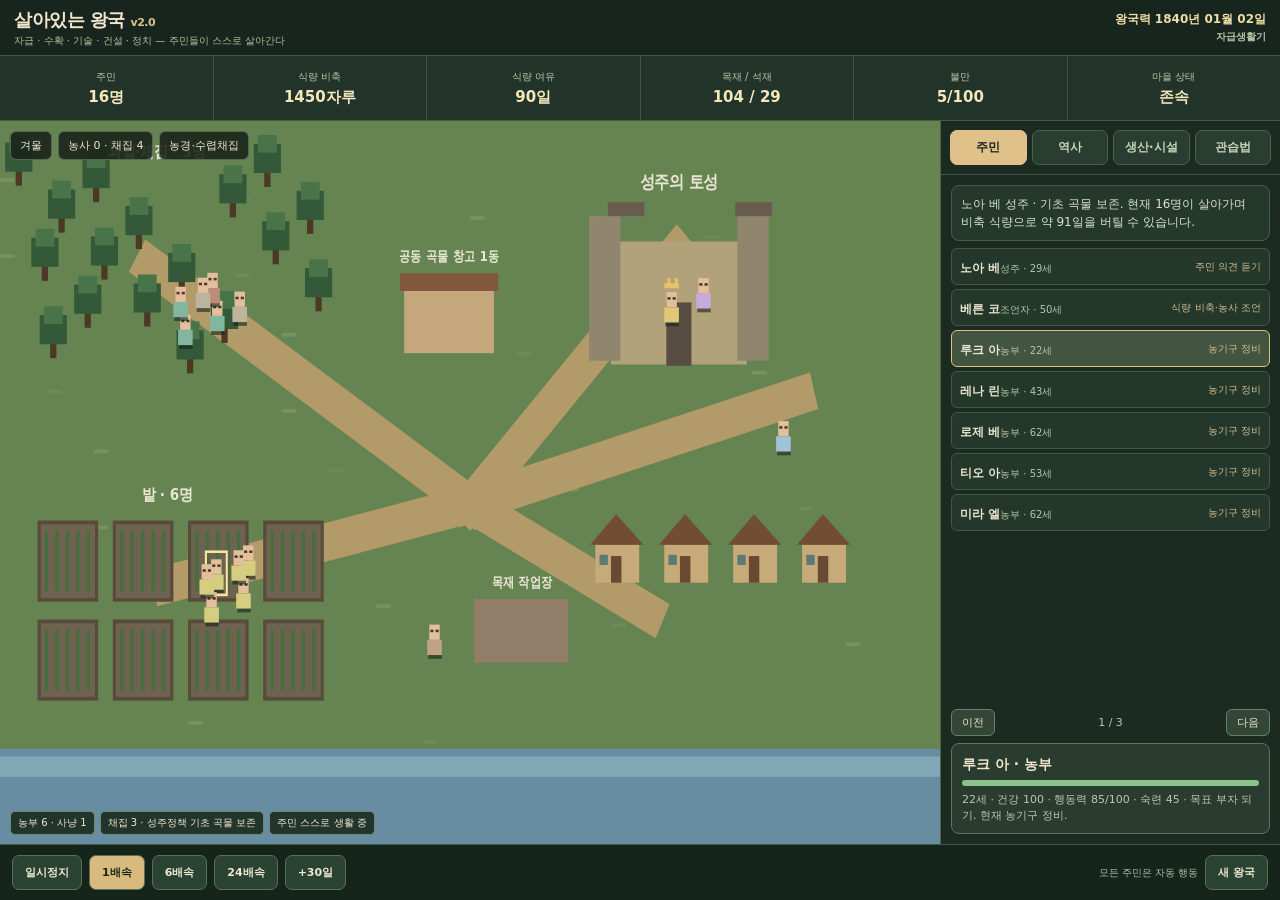
<file: prototype/subsistence-v2.html>
<!doctype html>
<html lang="ko">
<head>
<meta charset="utf-8"><meta name="viewport" content="width=device-width,initial-scale=1,viewport-fit=cover"><meta name="theme-color" content="#151f19">
<title>살아있는 왕국 — 자급생활에서 문명으로</title>
<style>
:root{color-scheme:dark;font-family:system-ui,-apple-system,'Malgun Gothic',sans-serif;background:#101813;color:#f2e7ce}
*{box-sizing:border-box}html,body{margin:0;width:100%;height:100%;overflow:hidden}button{font:inherit;cursor:pointer}button:focus-visible{outline:2px solid #e2c178}
#app{max-width:1440px;margin:auto;display:flex;flex-direction:column;height:100vh;height:100dvh;min-height:390px;background:#19261d}
header{flex:0 0 56px;display:flex;align-items:center;justify-content:space-between;gap:10px;padding:7px 14px;background:#17251e;border-bottom:1px solid #465443}header h1{font-size:18px;letter-spacing:-.5px;margin:0;font-weight:900}header small{font-size:10px;color:#b5be9a;display:block;margin-top:2px}.time{font-size:12px;color:#ecdda5;text-align:right;font-weight:800;white-space:nowrap}.time small{color:#b7c4a5}
.kpis{flex:0 0 65px;display:grid;grid-template-columns:repeat(6,1fr);gap:1px;background:#405044;border-bottom:1px solid #475943}.kpi{min-width:0;background:#22342a;display:flex;flex-direction:column;align-items:center;justify-content:center;gap:4px}.kpi label{font-size:10px;color:#b9c9ad;white-space:nowrap}.kpi b{font-size:15px;color:#f4e7bd;white-space:nowrap}.danger{color:#ffad96!important}.good{color:#bfe4aa!important}
main{display:grid;grid-template-columns:minmax(0,1fr) 340px;min-height:0;flex:1}.world{position:relative;min-height:0;background:#536848;overflow:hidden}canvas{width:100%;height:100%;image-rendering:pixelated;display:block;touch-action:manipulation}.scene-head{position:absolute;top:10px;left:10px;display:flex;flex-wrap:wrap;gap:6px;pointer-events:none}.scene-head span{display:inline-block;font-size:11px;background:#162119de;padding:6px 9px;border-radius:6px;border:1px solid #899c7a88}.legend{position:absolute;bottom:9px;left:10px;right:10px;display:flex;gap:5px;flex-wrap:wrap;pointer-events:none}.legend span{font-size:10px;padding:4px 7px;border:1px solid #6f8a68;background:#1c2d22e8;border-radius:5px}
.side{display:flex;flex-direction:column;min-height:0;background:#1b2b22;border-left:1px solid #50624d}.tabs{display:grid;grid-template-columns:repeat(4,1fr);gap:5px;padding:9px;border-bottom:1px solid #405743}.tabs button{background:#293d30;color:#c6d5ba;border:1px solid #49624b;border-radius:7px;padding:8px 4px;font-size:12px;font-weight:750}.tabs button.active{color:#1b291e;background:#e0c18a;border-color:#e0c18a}.panel{min-height:0;flex:1;display:flex;flex-direction:column;padding:10px;gap:7px;overflow:hidden}.panel[hidden]{display:none}.panel h2{margin:0;font-size:14px;color:#e9d4a1}.summary{padding:9px;border:1px solid #465e49;background:#25382c;border-radius:8px;font-size:12px;line-height:1.5;color:#dae1ce}.rows{flex:1;min-height:0;overflow:hidden;display:flex;flex-direction:column;gap:4px}.personrow{border:1px solid #425744;border-radius:6px;display:flex;justify-content:space-between;align-items:center;gap:7px;background:#23372b;color:#e8e4cf;text-align:left;padding:7px 8px;min-height:37px}.personrow.active{background:#425540;border-color:#dec085}.personrow .person-name{font-weight:850;font-size:12px}.personrow small{font-size:10px;color:#b6c5ac}.personrow .status{font-size:10px;max-width:100px;text-align:right;color:#d2be90}.pager{display:flex;align-items:center;justify-content:space-between;gap:7px}.pager button{border:1px solid #668168;background:#324738;color:#ede4cd;border-radius:6px;padding:5px 10px;font-size:11px}.pager span{font-size:11px;color:#bbc8b4}.profile{border:1px solid #65725c;border-radius:8px;padding:10px;background:#2a3b30;flex:0 0 auto}.profile strong{font-size:14px}.profile small{display:block;margin-top:5px;color:#c2c6b0;font-size:11px;line-height:1.4}.profile .meter{height:6px;background:#122016;overflow:hidden;border-radius:6px;margin:6px 0}.profile .meter i{height:100%;display:block;background:#8bc18b}.events{min-height:0;overflow:hidden;flex:1;display:flex;flex-direction:column;gap:5px}.event{border-left:3px solid #acbb8f;padding:7px 8px;background:#26372a;border-radius:4px;font-size:11px;line-height:1.4}.event b{color:#dfca98;font-size:10px;display:block;margin-bottom:2px}.event.emergency{border-color:#db7a66}.event.success{border-color:#8db6a1}.facilities{display:grid;grid-template-columns:1fr 1fr;gap:7px}.facility{border:1px solid #405847;padding:8px;border-radius:7px;background:#273d30}.facility b{font-size:13px;color:#edddb6}.facility small{display:block;font-size:10px;color:#bbcab8;margin-top:4px}.helptext{font-size:11px;color:#b7c7b4;line-height:1.45}
footer{flex:0 0 56px;border-top:1px solid #405a46;background:#16251c;display:flex;align-items:center;gap:7px;padding:7px 12px}.ctl{border:1px solid #596f57;border-radius:7px;background:#2b4333;color:#ede9d3;font-size:11px;font-weight:750;padding:9px 12px;white-space:nowrap}.ctl.active{background:#d9ba7e;color:#1a271b}.grow{flex:1}footer .foot-note{font-size:10px;color:#abbfa7;white-space:nowrap}
@media(max-width:760px){header{flex-basis:50px;padding:6px 10px}header h1{font-size:15px}.time{font-size:11px}.kpis{flex-basis:59px}.kpi label{font-size:9px}.kpi b{font-size:12px}main{grid-template-columns:1fr;grid-template-rows:minmax(0,48%) minmax(0,52%)}.side{border-left:0;border-top:1px solid #50624d}.tabs{padding:5px 7px}.tabs button{padding:6px 3px;font-size:11px}.panel{padding:7px;gap:5px}.panel h2{font-size:12px}.rows{gap:3px}.personrow{padding:5px 7px;min-height:30px}.profile{padding:7px}.profile small{margin-top:2px}.summary{padding:7px;font-size:11px}.scene-head{top:5px;left:5px;gap:3px}.scene-head span{font-size:9px;padding:4px 5px}.legend{bottom:4px;left:5px;gap:3px}.legend span{font-size:9px;padding:3px 5px}footer{flex-basis:49px;padding:5px 7px;gap:4px}.ctl{font-size:10px;padding:7px 8px}.foot-note{display:none}}
@media(max-width:370px){.kpis{grid-template-columns:repeat(3,1fr);flex-basis:72px}.kpi{gap:1px}.kpi label{font-size:9px}.kpi b{font-size:12px}footer .ctl{padding:6px 5px}}
</style>
</head>
<body>
<div id="app">
<header><div><h1>살아있는 왕국 <span style="color:#dbc38e;font-size:11px">v2.0</span></h1><small>자급 · 수확 · 기술 · 건설 · 정치 — 주민들이 스스로 살아간다</small></div><div class="time"><span id="date">왕국력 1840년</span><small id="era">자급 생활기</small></div></header>
<section class="kpis"><div class="kpi"><label>주민</label><b id="pop">15명</b></div><div class="kpi"><label>식량 비축</label><b id="food">—</b></div><div class="kpi"><label>식량 여유</label><b id="daysFood">—일</b></div><div class="kpi"><label>목재 / 석재</label><b id="materials">—</b></div><div class="kpi"><label>불만</label><b id="unrest">—</b></div><div class="kpi"><label>마을 상태</label><b id="status">—</b></div></section>
<main><section class="world"><canvas id="world" aria-label="농사와 수렵채집을 하는 주민들의 자동 시뮬레이션 마을"></canvas><div class="scene-head"><span id="season">겨울</span><span id="fieldInfo">논밭</span><span id="stage">자급 공동체</span></div><div class="legend"><span id="visibleWorkers">농업</span><span id="visibleForagers">채집</span><span id="projectLine">건설 대기</span></div></section>
<aside class="side"><div class="tabs"><button id="tab-people" class="active">주민</button><button id="tab-news">역사</button><button id="tab-economy">생산·시설</button><button id="tab-laws">관습법</button></div>
<div class="panel" id="peoplePanel"><div class="summary" id="leaderSummary">성주와 주민들이 생존을 준비하고 있습니다.</div><div class="rows" id="peopleList"></div><div class="pager"><button id="prev">이전</button><span id="page">1 / 3</span><button id="next">다음</button></div><div class="profile" id="profile"><strong>주민을 선택하세요</strong><small>직업, 성격, 나이와 선택 행동이 표시됩니다.</small></div></div>
<div class="panel" id="newsPanel" hidden><h2>왕국 연대기</h2><div class="events" id="news"></div><div class="summary" id="newsSummary"></div></div>
<div class="panel" id="ecoPanel" hidden><h2>자원과 문명 성장</h2><div class="summary" id="ecoSummary"></div><div class="facilities" id="facilities"></div><div class="summary" id="techSummary"></div><div class="helptext">식량 생산과 비축이 최우선입니다. 기술과 건축은 재료·노동력·목적이 있어야 진행되고, 상업은 충분한 잉여 생산이 생긴 뒤에야 시작됩니다.</div></div>
<div class="panel" id="lawsPanel" hidden><h2>초기 공동체 관습법</h2><div class="summary">정식 법원이나 화폐 벌금은 없습니다. 생존을 방해하는 행위를 성주와 경비병이 관습으로 다스립니다.</div><div class="facilities"><div class="facility"><b>식량 절도</b><small>발견되면 원물 배상 · 관계 악화</small></div><div class="facility"><b>위협과 폭력</b><small>관습상 금지 · 경비병 개입 가능</small></div><div class="facility"><b>농민 봉기</b><small>기근·과세 갈등 때 성주와 협상 또는 충돌</small></div><div class="facility"><b>직업과 신분</b><small>낮은 신분 자체는 범죄가 아님</small></div></div><div class="summary" id="lawStats">사건 집계</div><div class="helptext">문명이 성장하면 법률과 재판 제도도 발전하도록 확장할 계획입니다. 현재는 신고와 원물 배상을 중심으로 구현되어 있습니다.</div></div>
</aside></main>
<footer><button class="ctl active" id="pause">일시정지</button><button class="ctl" data-speed="1">1배속</button><button class="ctl" data-speed="6">6배속</button><button class="ctl" data-speed="24">24배속</button><button class="ctl" id="skip">+30일</button><span class="grow"></span><span class="foot-note">모든 주민은 자동 행동</span><button class="ctl" id="reset">새 왕국</button></footer>
</div>
<script>
(()=>{'use strict';
const el=id=>document.getElementById(id),canvas=el('world'),ctx=canvas.getContext('2d');
const labels={chief:'성주',advisor:'조언자',farmer:'농부',forager:'채집꾼',hunter:'사냥꾼',carpenter:'목수',guard:'경비병',labor:'노동자',merchant:'상인'};
const palette={chief:'#e3c777',advisor:'#c7a9dd',farmer:'#d5cd80',forager:'#82b6a0',hunter:'#bb8d76',carpenter:'#c0a286',guard:'#9fc3d8',labor:'#bdb49d',merchant:'#e3ae72'};
const names=['가렌','로완','엘라','브린','마르코','셀리','에드','레나','노아','티오','오토','헤나','로제','루크','칼','미라','리안','도라','베른','아샤','레오','유나','데릭','카일','보라','테오'];
let W=null,selection=null,tab='people',page=0,paused=false,speed=1,timer=null,lastStep=0,visualTime=0;
function seeded(n){return (n>>>0)||1234567}function rand(){let x=W.rng|0;x^=x<<13;x^=x>>>17;x^=x<<5;W.rng=x>>>0;return (W.rng>>>0)/4294967296}function chance(p){return rand()<Math.max(0,Math.min(1,p))}function ri(a,b){return Math.floor(a+rand()*(b-a+1))}function pick(a){return a[Math.floor(rand()*a.length)]}function clip(x,a,b){return Math.max(a,Math.min(b,x))}
function date(){const d=new Date(Date.UTC(1840,0,1)+(W.day-1)*86400000);return {year:d.getUTCFullYear(),month:d.getUTCMonth()+1,day:d.getUTCDate()}}
function season(){const m=date().month;return m<=2?'겨울':m<=5?'봄':m<=8?'여름':'가을'}
function profFactor(n){return n.age<20?.78:n.age<=40?1:n.age<60?1-(n.age-40)*.006:clip(.87-(n.age-60)*.023,.37,.87)}
function skill(n){return Math.round(n.skill*profFactor(n))}function cap(n){return clip(100-Math.max(0,n.age-40)*.6-Math.max(0,n.age-59)*1.15,30,100)}
function people(){return W.people.filter(p=>p.alive)}function chief(){return people().find(n=>n.role==='chief')||null}function count(role){return people().filter(n=>n.role===role).length}
function addEvent(message,kind='ordinary'){W.events.unshift({day:W.day,date:date(),message,kind});if(W.events.length>90)W.events.length=90}
function createPerson(role,migrant=false){let p={id:++W.nextId,name:pick(names)+' '+pick(['린','아','코','엘','베','르']),role,age:ri(role==='chief'?29:17,role==='chief'?63:66),birthdayMonth:ri(1,12),birthdayDay:ri(1,28),skill:ri(27,76),health:ri(72,100),energy:ri(55,100),hunger:ri(0,16),gold:0,personalFood:ri(0,2),foodDays:0,known:{},relations:{},goal:pick(['안전한 삶','가족과 친구','기술 익히기','부자 되기','권력 얻기','마을 지키기']),traits:{greed:ri(5,95),empathy:ri(5,95),fear:ri(5,95),ambition:ri(5,95),curiosity:ri(5,95),loyalty:ri(5,95)},alive:true,action:'생활',site:'home',fx:rand(),fy:rand(),yearWork:0,elderSavings:0};W.people.push(p);if(migrant){W.immigration++;addEvent(`${p.name}(${labels[role]})이 마을로 이주했다.`,'ordinary')}return p}
function generate(seed){W={seed:seeded(seed),rng:seeded(seed),day:1,nextId:0,stage:0,stageDays:0,folkLaw:'관습법',people:[],food:1450,foodCap:1900,wood:95,stone:28,tools:4,coin:0,treasuryGrain:0,morale:66,grievance:5,grievanceDays:0,foodShortageDays:0,tech:{farm:{lvl:0,points:0},craft:{lvl:0,points:0},trade:{lvl:0,points:0}},buildings:{homes:4,granary:1,irrigation:0,workshop:0,watch:1},project:null,crisis:null,crimeCount:0,solvedCrimes:0,reportedCrimes:0,lawStyle:'식량과 생명 보호를 위한 관습법',localPolicy:'기초 곡물 보존',taxGrain:0,royalAid:0,unrest:0,uprisings:0,successfulUprisings:0,renovation:0,buildCompleted:0,researchUnlocked:0,yearsPassed:0,dead:0,immigration:0,emigration:0,sick:0,oldDeaths:0,starveDeaths:0,injuryDeaths:0,events:[],history:[],abandoned:false,ruinsDate:null,forest:100,cropLast:0,foragedLast:0,gameYear:1840};
for(const [role,number] of [['chief',1],['advisor',1],['farmer',6],['forager',3],['hunter',1],['carpenter',1],['guard',1],['labor',2]])for(let i=0;i<number;i++)createPerson(role);
for(const n of W.people){const zone=zones[chooseSite(n)]||zones.home;n.fx=zone[0]*900+((n.id*47)%101-50)*.65;n.fy=zone[1]*570+((n.id*67)%87-43)*.55}selection=W.people.find(n=>n.role==='farmer')?.id||W.people[0]?.id;page=0;paused=false;speed=1;W.rng=W.rng>>>0;addEvent('왕국력 1840년. 작은 토성 주변에 주민들이 농사·수렵·채집을 하며 살아간다.','success');addEvent('이 마을에는 아직 시장이나 화폐 경제가 없다. 식량 비축이 우선이다.');save();render();return W}
function find(id){return W.people.find(p=>p.id===id)}function friends(n){return people().filter(x=>x.id!==n.id&&(n.relations[x.id]||0)>42&&(x.relations[n.id]||0)>25)}function newBond(a,b,amt){a.relations[b.id]=clip((a.relations[b.id]||0)+amt,-100,100);b.relations[a.id]=clip((b.relations[a.id]||0)+amt*.85,-100,100)}
function chooseSite(n){if(n.role==='farmer')return 'fields';if(n.role==='forager')return 'forest';if(n.role==='hunter')return 'forest';if(n.role==='carpenter')return 'workshop';if(n.role==='guard')return 'watch';if(n.role==='chief'||n.role==='advisor')return 'castle';if(n.role==='merchant')return 'market';return W.project?'building':'forest'}
function ageResident(n){const d=date();if(n.birthdayMonth!==d.month||n.birthdayDay!==d.day)return;n.age++;n.energy=Math.min(n.energy,cap(n));if(n.age>=20&&n.age<=40){n.skill=clip(n.skill+(chance(.73)?1:0),20,96);if(n.age===20)addEvent(`${n.name}이 20세가 되어 본격적으로 일하기 시작했다.`,'ordinary')}else if(n.age>=60){n.skill=Math.max(12,n.skill-ri(0,n.age>=75?3:2));n.health=Math.min(n.health,clip(98-(n.age-60)*.75,43,98));if(n.age===60)addEvent(`${n.name}이 60세에 접어들어 중노동을 줄이고 경험을 나누기 시작했다.`,'ordinary')}
if(n.age>=60&&chance(n.age<70?.012:n.age<80?.045:n.age<90?.15:.36))die(n,'노환')}
function die(n,cause){if(!n.alive)return;n.alive=false;W.dead++;if(cause==='노환')W.oldDeaths++;else if(cause==='굶주림')W.starveDeaths++;else W.injuryDeaths++;n.action='사망';addEvent(`${n.name}(${labels[n.role]}, ${n.age}세)이 ${cause}으로 사망했다.`,'emergency');if(n.role==='chief')appointNewChief()}
function leave(n,why){if(!n.alive)return;n.alive=false;W.emigration++;n.action='이주';addEvent(`${n.name}이 ${why} 떠났다.`,'emergency');if(n.role==='chief')appointNewChief()}
function appointNewChief(){let eligible=people().filter(n=>n.age>=20);if(!eligible.length)return;const next=eligible.sort((a,b)=>(b.traits.ambition+b.skill+b.traits.loyalty)-(a.traits.ambition+a.skill+a.traits.loyalty))[0];next.role='chief';W.grievance=clip(W.grievance-9,0,100);addEvent(`${next.name}이 새 성주로 선출됐다.`,'success')}
function nextStage(){if(W.stage===0&&W.tech.farm.lvl>=1&&W.tech.craft.lvl>=1&&W.food>people().length*32){W.stage=1;const candidates=people().filter(n=>n.role==='labor'||n.role==='forager');if(candidates.length){const trade=([...candidates].sort((a,b)=>b.traits.ambition+b.traits.curiosity-a.traits.ambition-a.traits.curiosity))[0];trade.role='merchant';trade.goal='마을을 잇는 교역';addEvent(`${trade.name}이 교역상을 맡았다. 곡물과 도구를 물물교환하기 시작했다.`,'success')}addEvent('잉여 곡물과 도구가 늘어 정기적인 물물교환이 생겼다.','success')}if(W.stage===1&&W.tech.farm.lvl>=2&&W.tech.craft.lvl>=2&&W.buildings.workshop>=1&&W.tech.trade.lvl>=1&&(W.barterCount||0)>=8){W.stage=2;W.coin+=ri(25,55);addEvent('전문 공방과 교역이 자리를 잡았다. 작은 시장과 화폐 거래가 시작됐다.','success')}}
function research(kind,n,points){let t=W.tech[kind];if(t.lvl>=3)return;t.points+=points*(.55+skill(n)/100)*(.65+n.traits.curiosity/175);const threshold=kind==='farm'?5200+t.lvl*4200:kind==='craft'?950+t.lvl*1050:1100+t.lvl*1100;if(t.points>=threshold){t.points-=threshold;t.lvl++;W.researchUnlocked++;const title={farm:'농사법',craft:'수공업',trade:'교역 지식'}[kind];addEvent(`${n.name}의 시행착오가 쌓여 ${title} ${t.lvl}단계가 발전했다.`,'success')}nextStage()}
function gatherOutputs(n,s){if(n.energy<20||n.health<22){n.action='휴식·체력 회복';n.site='home';n.energy=Math.min(cap(n),n.energy+18);return}const eff=(.55+skill(n)/92)*(.5+n.energy/180);n.energy=Math.max(0,n.energy-(n.age>=60?23:17));n.site=chooseSite(n);n.yearWork++;
if(n.role==='farmer'){const base={겨울:0,봄:2.8,여름:4.6,가을:7.6}[s];const water=1+W.buildings.irrigation*.14;let crop=base*(1+W.tech.farm.lvl*.20)*water*eff*(W.crisis?.active?W.crisis.loss:1);const yieldAmt=Math.max(0,Math.round(crop));W.food+=yieldAmt;W.cropLast+=yieldAmt;n.action=s==='겨울'?'농기구 정비':'작물 재배';if(s==='겨울'){W.wood+=Math.round(1.2*eff)}research('farm',n,s==='겨울'?.40:2.2)}
else if(n.role==='forager'){const base={겨울:.5,봄:1.9,여름:3.7,가을:2.5}[s];const foraged=Math.max(0,Math.round(base*eff*(W.forest/100)));W.food+=foraged;W.foragedLast+=foraged;W.wood+=Math.round((s==='겨울'?1.3:2.2)*eff*(W.forest/100));W.forest=clip(W.forest-.055*eff,24,100);n.action=s==='겨울'?'땔나무 수집':'과일·나물 채집'}
else if(n.role==='hunter'){const hunted=Math.max(0,Math.round((s==='겨울'?3.5:2.6)*eff*(W.forest/100)));W.food+=hunted;W.foragedLast+=hunted;n.action='작은 짐승 사냥';W.forest=clip(W.forest-.07,25,100)}
else if(n.role==='carpenter'){if(W.wood>=5&&W.stone>=1&&W.tools<15){W.wood-=5;W.stone--;W.tools++;n.action='생활 도구 제작'}else{W.wood+=Math.max(0,Math.round(2.5*eff*(W.forest/100)));n.action='목재 가공'}research('craft',n,1.8);if(W.project)advanceProject(n,2*eff)}
else if(n.role==='labor'){const needStone=W.stone<28||W.project&&W.stone<15;if(needStone){W.stone+=Math.max(1,Math.round(2.7*eff));n.action='돌 채석'}else{W.wood+=Math.max(0,Math.round(4*eff*(W.forest/100)));n.action='목재 운반'}if(W.project)advanceProject(n,1.4*eff)}
else if(n.role==='guard'){n.action='마을 순찰';W.security=clip((W.security||45)+.03*eff,0,100)}
else if(n.role==='advisor'){n.action='식량 비축·농사 조언';research('farm',n,.55);if(W.stage>=1)research('trade',n,.45)}
else if(n.role==='merchant'){n.action=W.stage>=2?'시장 거래':'곡물·도구 물물교환';if(W.stage>=1){research('trade',n,1.8);if(W.day%7===0&&W.food>people().length*45&&W.food>100&&W.wood<190){const amount=Math.min(18,Math.floor((W.food-people().length*35)/3));if(amount>0){W.food-=amount;W.wood+=Math.round(amount*.60);W.stone+=Math.round(amount*.25);W.barterCount=(W.barterCount||0)+1}}}if(W.stage===2&&W.day%9===0&&W.food>people().length*50){const sold=Math.min(9,Math.floor(W.food-people().length*43));if(sold>0){W.food-=sold;W.coin+=sold*2;n.gold+=Math.floor(sold*.50);W.coinsTraded=(W.coinsTraded||0)+sold*2}}}
else if(n.role==='chief'){n.action='주민 의견 듣기';n.traits.empathy>50?W.grievance=clip(W.grievance-.03,0,100):null}}
function buildCost(type){return {homes:{wood:48,stone:9,tools:1,days:20},granary:{wood:65,stone:16,tools:2,days:32},irrigation:{wood:52,stone:20,tools:2,days:33},workshop:{wood:62,stone:18,tools:3,days:38},watch:{wood:42,stone:16,tools:2,days:26}}[type]}
function startProject(type){if(W.project||!buildCost(type)||W.buildings[type]>=({homes:9,granary:3,irrigation:3,workshop:2,watch:3}[type]||2))return false;const c=buildCost(type);if(W.wood<c.wood||W.stone<c.stone||W.tools<c.tools)return false;W.wood-=c.wood;W.stone-=c.stone;W.tools-=c.tools;W.project={type,progress:0,needed:c.days};addEvent(`${{homes:'민가',granary:'곡물 창고',irrigation:'관개 수로',workshop:'공방',watch:'감시 초소'}[type]} 건설이 시작됐다.`,'success');return true}
function advanceProject(n,point){const p=W.project;if(!p)return;p.progress+=point;if(p.progress>=p.needed){W.buildings[p.type]++;W.buildCompleted++;const done={homes:'민가',granary:'곡물 창고',irrigation:'수로',workshop:'공방',watch:'감시 초소'}[p.type];if(p.type==='granary')W.foodCap+=850;W.project=null;addEvent(`${done} 완공. 이제 마을의 생활 조건이 달라졌다.`,'success')}}
function planBuilding(){if(W.project||W.abandoned)return;const pop=people().length,capacity=W.buildings.homes*4;let choices=[];if(capacity-pop<=2)choices.push('homes');if(W.food>W.foodCap*.85)choices.push('granary');if(W.tech.farm.lvl>=1&&W.buildings.irrigation<2&&W.food<pop*80)choices.push('irrigation');if(W.tech.craft.lvl>=1&&W.buildings.workshop<2)choices.push('workshop');if(W.grievance>65&&W.buildings.watch<2)choices.push('watch');if(!choices.length&&W.stage>=1&&W.buildings.irrigation<3)choices.push('irrigation');for(const t of choices)if(startProject(t))return}
function visitFriends(){const a=pick(people()),b=pick(people().filter(x=>x.id!==a?.id));if(!a||!b)return;const compat=(a.traits.empathy+b.traits.empathy)/200+(a.traits.loyalty+b.traits.loyalty)/300-(a.traits.greed+b.traits.greed)/550;if(chance(clip(compat,.15,.9))){newBond(a,b,ri(2,7));a.action='이웃과 교류';b.action='이웃과 교류';if(chance(.07))addEvent(`${a.name}과 ${b.name}이 서로 돕는 사이가 됐다.`,'success')}else{newBond(a,b,-ri(1,5));if(chance(.04))addEvent(`${a.name}과 ${b.name}이 다퉜다.`)} }
function policyDecision(){const c=chief();if(!c||W.abandoned)return;const pop=people().length;const scarcity=W.food<pop*25||W.crisis?.active||W.grievance>38;const wise=clip((c.skill+c.traits.empathy)/180,.15,.9);if(scarcity){if(chance(wise)){if(W.treasuryGrain>0&&W.food<pop*30){const aid=Math.min(W.treasuryGrain,Math.ceil(pop*4));W.treasuryGrain-=aid;W.food+=aid;W.localPolicy='성주의 비축 곡물 방출';W.grievance=clip(W.grievance-6,0,100);addEvent(`${c.name} 성주가 비축 곡물 ${aid}자루를 주민에게 풀었다.`,'success');return}if(W.wood>40&&W.stage>=1){const trade=Math.min(28,Math.floor(W.wood/3));W.wood-=trade*3;W.food+=trade*4;W.localPolicy='이웃 마을과 목재-곡물 교환';W.grievance=clip(W.grievance-4,0,100);addEvent(`${c.name} 성주가 이웃 마을과 교역해 식량 ${trade*4}자루를 들여왔다.`,'success');return}W.localPolicy='농사·채집에 인력 집중';W.laborPriority='food';return}else{W.localPolicy='식량 위기 방치';W.grievance=clip(W.grievance+2.5,0,100);return}}
if(W.food>pop*90&&W.treasuryGrain<45&&c.traits.greed>65&&chance(.5)){const levy=Math.min(W.food-pop*50,ri(8,28));W.food-=levy;W.treasuryGrain+=levy;W.localPolicy='곡물세 징수';W.taxGrain+=levy;if(c.traits.empathy<40)W.grievance=clip(W.grievance+3,0,100);return}
W.localPolicy='공동 생산 장려';if(W.day%9===0)planBuilding()}
function rebellion(){const common=people().filter(n=>['farmer','forager','hunter','labor'].includes(n.role));if(common.length<3||W.grievance<68||W.grievanceDays<13||W.day-(W.lastRevolt||-999)<90)return;let leader=common.sort((a,b)=>(b.traits.ambition+b.traits.loyalty)-(a.traits.ambition+a.traits.loyalty))[0];W.lastRevolt=W.day;W.uprisings++;addEvent(`${leader.name}이 농민들의 분노를 모아 성주에게 반기를 들었다!`,'emergency');const c=chief();if(!c)return;const mediation=c.traits.empathy>58&&W.treasuryGrain>8&&chance((c.traits.empathy+c.skill)/220);if(mediation){const grain=Math.min(42,W.treasuryGrain);W.treasuryGrain-=grain;W.food+=grain;W.grievance=clip(W.grievance-42,0,100);W.localPolicy='농민과 협상';addEvent(`${c.name}이 농민 대표와 협상해 곡물 ${grain}자루를 돌려줬다.`,'success');return}
const powerCommon=common.reduce((sum,n)=>sum+skill(n)*(n.traits.fear<60?1:.6),0);const defense=people().filter(n=>n.role==='guard'||n.role==='chief').reduce((sum,n)=>sum+skill(n),0)+W.buildings.watch*20;if(powerCommon>defense){W.successfulUprisings++;W.grievance=clip(W.grievance-30,0,100);const old=c.name;c.role='labor';leader.role='chief';addEvent(`${old} 성주가 농민 봉기로 물러났다. ${leader.name}이 새 성주가 됐다.`,'emergency');if(W.buildings.watch>0&&chance(.45))W.buildings.watch--}else{W.grievance=clip(W.grievance+9,0,100);W.morale=clip(W.morale-4,0,100);addEvent('농민 봉기가 진압됐다. 그러나 주민들의 분노는 가라앉지 않았다.','emergency')}}
function socialConflict(){const group=people();if(group.length<3)return;const needy=group.filter(n=>n.hunger>48||n.personalFood===0),greedy=group.filter(n=>n.traits.greed>68&&n.role!=='chief');
const suspect=pick(chance(.65)&&needy.length?needy:greedy);if(!suspect||suspect.role==='guard')return;
const victim=pick(group.filter(n=>n.id!==suspect.id&&(n.personalFood>0||n.role==='chief')));if(!victim)return;
const temptation=clip(.014+suspect.hunger*.0005+suspect.traits.greed*.0002-.015*(W.morale/100),.005,.13);if(!chance(temptation))return;
const mode=pick(['steal','steal','threat']);W.crimeCount++;const seen=chance(.26+victim.traits.curiosity/220+W.buildings.watch*.035);
if(mode==='steal'){if(victim.personalFood>0){victim.personalFood--;suspect.personalFood++}else{const stolen=Math.min(2,W.food);W.food-=stolen;suspect.personalFood+=stolen}
suspect.action='식량 절도';if(seen){W.reportedCrimes++;newBond(suspect,victim,-ri(10,24));const guard=group.find(n=>n.role==='guard'&&n.energy>20);
const caught=guard&&chance(clip(.35+skill(guard)/150+(guard.traits.loyalty-50)/350,.15,.9));if(caught){W.solvedCrimes++;suspect.personalFood=Math.max(0,suspect.personalFood-1);victim.personalFood++;suspect.action='절도 배상';addEvent(`${suspect.name}이 곡물을 훔쳤다가 ${guard.name} 경비병에게 적발되어 배상했다.`,'emergency')}else if(chance(.18))addEvent(`${victim.name}이 먹을 것을 도둑맞아 경비병에게 신고했다.`,'emergency')}}
else if(seen){W.reportedCrimes++;newBond(suspect,victim,-ri(6,14));if(chance(.17))addEvent(`${suspect.name}이 식량을 요구하며 ${victim.name}을 위협했다.`,'emergency')}}
function feedVillage(){const residents=people();let starvation=0;const ration=W.food<residents.length*18?0.8:1;for(const n of residents){const eat=n.personalFood>=1?'personal':W.food>=ration?'common':null;if(eat==='personal')n.personalFood--;else if(eat==='common')W.food-=ration;
if(eat){n.foodDays++;n.hunger=clip(n.hunger-(ration===1?24:13),0,100);n.energy=Math.min(cap(n),n.energy+ri(n.age>=60?7:12,n.age>=60?14:22));if(ration<1)n.health=clip(n.health-.15,0,100)}else{const ally=friends(n).find(f=>f.personalFood>=2);if(ally&&chance(.33+ally.traits.empathy/300)){ally.personalFood--;n.hunger=clip(n.hunger-10,0,100)}else{n.hunger=clip(n.hunger+ri(21,35),0,100);n.health-=ri(n.hunger>75?5:2,n.hunger>75?11:6);starvation++}}if(n.health<=0)die(n,'굶주림')}
W.starving=starvation;W.grievance=clip(W.grievance+starvation*.75+(W.food<residents.length*12?1.1:0)-(starvation===0?.2:0),0,100);W.grievanceDays=W.grievance>50?W.grievanceDays+1:Math.max(0,W.grievanceDays-1);W.morale=clip(W.morale-starvation*.22+(starvation===0?.03:0),0,100)}
function decayFood(){const spoiled=Math.max(0,Math.round(W.food*.0009));W.food=Math.max(0,W.food-spoiled);if(W.food>W.foodCap){const excess=W.food-W.foodCap;W.food=W.foodCap;W.spoiled=(W.spoiled||0)+excess;if(excess>30&&chance(.20))addEvent(`창고가 가득 차 곡물 ${excess}자루가 손실됐다.`)}W.wood=Math.min(260,W.wood);W.stone=Math.min(95,W.stone);W.forest=clip(W.forest+.045,17,100)}
function handleAging(){const d=date();for(const n of people()){if(n.birthdayMonth===d.month&&n.birthdayDay===d.day)ageResident(n)}}
function crisisChange(){const d=date();if(d.month===4&&d.day===1){if(W.crisis?.active){W.crisis=null;addEvent(`${d.year}년, 흉작이 끝나 주민들이 다시 밭을 갈기 시작했다.`,'success')}else if(chance(W.day<365?.045:.12)){W.crisis={active:true,loss:ri(8,30)/100,year:d.year};addEvent(`${d.year}년 대흉작이 발생했다. 곡물 수확량이 크게 떨어진다!`,'emergency')}}}
function maybeImmigration(){const p=people();if(W.abandoned||W.crisis?.active||W.food<p.length*65||p.length>=W.buildings.homes*4||W.grievance>42)return;if(W.day%35===0&&chance(.48)){const role=pick(W.stage===0?['farmer','forager','hunter','labor']:['farmer','forager','labor','carpenter','merchant']);createPerson(role,true)}}
function checkExtinction(){const p=people();if(W.abandoned)return;if(!p.length||(p.length<=3&&W.food<30&&W.grievance>65)){W.abandoned=true;W.ruinsDate=date();addEvent('마지막 생존자들까지 떠나며 토성이 버려졌다. 왕국은 멸망했다.','emergency');return}if(p.length<8||W.grievance>74||W.food<p.length*8)W.state='몰락 위기';else if(W.stage>=2&&W.tech.farm.lvl>=2&&W.buildings.homes>=5)W.state='성장';else W.state='존속'}
function dailyStep(){if(W.abandoned){return}W.day++;W.cropLast=0;W.foragedLast=0;crisisChange();handleAging();const s=season();for(const n of people()){n.site=chooseSite(n);if(n.age>=60&&n.energy<30&&chance(.65)){n.action='체력 회복·조언';n.energy=Math.min(cap(n),n.energy+22);if(n.role==='farmer')research('farm',n,.24);continue}gatherOutputs(n,s)}
if(W.food<W.foodCap*.8&&W.stage>=1&&W.food>people().length*70&&chance(.14))W.tech.trade.points+=.8;W.stageDays++;
feedVillage();decayFood();if(W.day%3===0)socialConflict();if(W.day%7===0){visitFriends();policyDecision();planBuilding()}if(W.day%14===0)rebellion();if(W.day%30===0)nextStage();maybeImmigration();checkExtinction();if(W.day%30===0)addEvent(`${date().year}년 ${date().month}월, 주민 ${people().length}명 · 비축 ${Math.round(W.food)}자루 · 농업 ${W.tech.farm.lvl}단계 · ${W.state||'존속'}.`);if(W.day%7===0)save()}
function snapshot(){return {seed:W.seed,year:date().year,month:date().month,day:date().day,elapsed:W.day,pop:people().length,dead:W.dead,immigration:W.immigration,emigration:W.emigration,food:Math.round(W.food),wood:Math.round(W.wood),stone:Math.round(W.stone),tools:Math.round(W.tools),stage:W.stage,tech:Object.fromEntries(Object.entries(W.tech).map(([k,v])=>[k,v.lvl])),buildings:{...W.buildings},grievance:Math.round(W.grievance),crimes:W.crimeCount,solvedCrimes:W.solvedCrimes,uprisings:W.uprisings,ruined:W.abandoned,crisis:W.crisis?.active||false,research:W.researchUnlocked,buildingCount:W.buildCompleted,policy:W.localPolicy,events:W.events.length}}
function save(){try{localStorage.setItem('everworld_v2_subsistence',JSON.stringify(W))}catch(e){}}
function load(){try{const raw=JSON.parse(localStorage.getItem('everworld_v2_subsistence')||'null');if(!raw||!raw.people||!raw.tech||raw.day<1)return false;W=raw;selection=people()[0]?.id||null;return true}catch(e){return false}}
// ---------------- presentation ----------------
const zones={castle:[.72,.18],fields:[.18,.64],forest:[.16,.20],home:[.69,.68],watch:[.85,.38],workshop:[.47,.77],building:[.5,.53],market:[.52,.40]};
function rect(x,y,w,h,fill){ctx.fillStyle=fill;ctx.fillRect(x,y,w,h)}function text(s,x,y,size=13,color='#e8e5d3'){ctx.fillStyle=color;ctx.font=`bold ${size}px system-ui`;ctx.textAlign='center';ctx.fillText(s,x,y)}
function tree(x,y){rect(x-3,y,6,16,'#4b3926');rect(x-13,y-18,26,23,'#345938');rect(x-9,y-25,18,14,'#49744a')}
function house(x,y,i){rect(x-20,y-6,42,30,'#c7aa79');ctx.fillStyle='#714d35';ctx.beginPath();ctx.moveTo(x-25,y-6);ctx.lineTo(x,y-30);ctx.lineTo(x+26,y-6);ctx.fill();rect(x-5,y+3,10,21,'#684931');rect(x-16,y+2,8,8,'#5b7a76')}
function pixelPerson(n,x,y){const selected=n.id===selection;ctx.fillStyle='#14241a99';ctx.fillRect(x-6,y+9,13,5);rect(x-5,y-13,10,12,'#e3bf9b');rect(x-7,y-1,14,12,palette[n.role]||'#d0bc9b');rect(x-4,y-9,3,2,'#493b2a');rect(x+1,y-9,3,2,'#493b2a');if(selected){ctx.strokeStyle='#ffe3a2';ctx.lineWidth=2;ctx.strokeRect(x-10,y-19,20,34)}if(n.role==='chief'){rect(x-7,y-20,14,4,'#e7c166');rect(x-4,y-24,3,5,'#e7c166');rect(x+3,y-24,3,5,'#e7c166')}}
function drawWorld(){const bounds=canvas.getBoundingClientRect();if(bounds.width<=0||bounds.height<=0)return;const dpr=Math.min(2,window.devicePixelRatio||1),cw=Math.max(1,Math.floor(bounds.width*dpr)),ch=Math.max(1,Math.floor(bounds.height*dpr));if(canvas.width!==cw||canvas.height!==ch){canvas.width=cw;canvas.height=ch}ctx.setTransform(cw/900,0,0,ch/570,0,0);ctx.imageSmoothingEnabled=false;
rect(0,0,900,570,'#668452');for(let i=0;i<28;i++)rect(i*45%900,45+(i*107)%520,14,3,i%2?'#6a8d57':'#76935d');rect(0,495,900,75,'#688da3');rect(0,501,900,16,'#80a8b6');
// roads
ctx.strokeStyle='#b29a69';ctx.lineWidth=30;ctx.lineCap='square';for(const [a,b] of [['castle','building'],['building','fields'],['building','home'],['building','forest'],['building','watch']]){let x=zones[a],y=zones[b];ctx.beginPath();ctx.moveTo(x[0]*900,x[1]*570);ctx.lineTo(y[0]*900,y[1]*570);ctx.stroke()}
// fields respond to season, irrigation and crop failure
const fieldColor=W.crisis?.active?'#756c43':season()==='겨울'?'#6e6250':season()==='봄'?'#7aa15d':season()==='여름'?'#96a85d':'#c6ac63';for(let i=0;i<8;i++){let x=36+(i%4)*72,y=315+Math.floor(i/4)*78;rect(x,y,58,64,'#594b39');rect(x+3,y+3,52,58,fieldColor);for(let k=0;k<5;k++){rect(x+7+k*10,y+8,3,48,season()==='가을'?'#e2c27a':'#456f3c')}}
for(let i=0;i<17;i++){let x=18+(i*41)%295,y=35+(i*37)%160;tree(x,y)}for(let i=0;i<Math.min(10,W.buildings.homes);i++){const x=590+(i%4)*66,y=340+Math.floor(i/4)*75;house(x,y,i)}
// granary + castle + facilities
let castleX=650,castleY=120;rect(castleX-65,castleY-25,130,97,W.abandoned?'#585b50':'#b2a27a');rect(castleX-86,castleY-45,30,114,'#90866e');rect(castleX+56,castleY-45,30,114,'#90866e');rect(castleX-68,castleY-56,35,11,'#675c4d');rect(castleX+54,castleY-56,35,11,'#675c4d');rect(castleX-12,castleY+23,24,50,'#574d42');text(W.abandoned?'폐허가 된 토성':'성주의 토성',castleX,castleY-67,14);
let gx=430,gy=135;rect(gx-43,gy-10,86,58,'#c4a87c');rect(gx-47,gy-15,94,14,'#81583e');text('공동 곡물 창고 '+W.buildings.granary+'동',gx,gy-25,11);
const bx=500,by=392;rect(bx-46,by-15,90,50,W.buildings.workshop?'#aa9a75':'#927d68');text(W.buildings.workshop?'공방 '+W.buildings.workshop+'동':'목재 작업장',bx,by-25,11);if(W.stage>=1){rect(385,276,102,52,W.stage>=2?'#9b896e':'#99885b');for(let i=0;i<(W.stage>=2?3:1);i++){const mx=396+i*28;rect(mx,267,20,16,W.stage>=2?'#b77949':'#777c56');rect(mx+4,283,12,5,'#eee0b1')}text(W.stage>=2?'마을 시장':'물물교환터',438,263,12)}if(W.buildings.irrigation){for(let i=0;i<W.buildings.irrigation;i++){rect(80+i*22,314,8,158,'#72aebc')}}
text('밭 · '+count('farmer')+'명',160,299,13);text('과일·채집 · '+count('forager')+'명',150,28,13);
if(W.project)text('건축 중: '+({homes:'민가',granary:'창고',irrigation:'수로',workshop:'공방',watch:'초소'}[W.project.type]||'시설'),465,295,12,'#efe0a3');
const inhabitants=people();for(const n of inhabitants){const [zx,zy]=zones[n.site]||zones.home;const jitterX=((n.id*47)%101-50)*.65,jitterY=((n.id*67)%87-43)*.55;const targetX=zx*900+jitterX,targetY=zy*570+jitterY;n.fx+=(targetX-n.fx)*.09;n.fy+=(targetY-n.fy)*.09;pixelPerson(n,n.fx,n.fy)}
const night= W.timeIsNight? .22:0;if(night)rect(0,0,900,570,'#17213855');if(W.abandoned){rect(0,0,900,570,'#1a1714a8');text('왕국 멸망 — 이곳은 폐허가 되었다',450,278,25,'#ffe6ad')}
}
function roleSummary(){const c=chief();let foodDays=people().length?Math.round(W.food/people().length):0;return `${c?c.name+' 성주':'성주 공석'} · ${W.localPolicy}. 현재 ${people().length}명이 살아가며 비축 식량으로 약 ${foodDays}일을 버틸 수 있습니다.`}
function renderPeople(){const p=people(),size=Math.max(4,Math.min(8,window.innerHeight>850?7:5)),max=Math.max(1,Math.ceil(p.length/size));page=Math.min(page,max-1);el('leaderSummary').textContent=roleSummary();el('peopleList').replaceChildren();for(const n of p.slice(page*size,(page+1)*size)){const row=document.createElement('button');row.className='personrow'+(selection===n.id?' active':'');const left=document.createElement('span');const nm=document.createElement('span');nm.className='person-name';nm.textContent=n.name;const small=document.createElement('small');small.textContent=`${labels[n.role]} · ${n.age}세`;left.append(nm,small);const right=document.createElement('span');right.className='status';right.textContent=n.action;row.append(left,right);row.onclick=()=>{selection=n.id;renderPeople()};el('peopleList').append(row)}el('page').textContent=`${page+1} / ${max}`;const n=find(selection);if(n&&n.alive){el('profile').replaceChildren();const title=document.createElement('strong');title.textContent=`${n.name} · ${labels[n.role]}`;const small=document.createElement('small');small.textContent=`${n.age}세 · 건강 ${Math.round(n.health)} · 행동력 ${Math.round(n.energy)}/${Math.round(cap(n))} · 숙련 ${Math.round(n.skill)} · 목표 ${n.goal}. 현재 ${n.action}.`;const meter=document.createElement('div');meter.className='meter';const fill=document.createElement('i');fill.style.width=`${Math.max(0,Math.min(100,n.health))}%`;meter.append(fill);el('profile').append(title,meter,small)}}
function renderNews(){el('news').replaceChildren();for(const e of W.events.slice(0,window.innerHeight<750?5:9)){let node=document.createElement('div');node.className='event '+(e.kind==='emergency'?'emergency':e.kind==='success'?'success':'');let date=document.createElement('b');date.textContent=`${e.date.year}년 ${e.date.month}월 ${e.date.day}일`;let content=document.createElement('span');content.textContent=e.message;node.append(date,content);el('news').append(node)}el('newsSummary').textContent=`누적 사망 ${W.dead}명 · 신고 ${W.reportedCrimes}건 · 해결 ${W.solvedCrimes}건 · 이주 ${W.immigration}명 · 떠남 ${W.emigration}명 · 봉기 ${W.uprisings}회 · 건설 ${W.buildCompleted}개 · 연구 ${W.researchUnlocked}회`}
function renderEconomy(){el('ecoSummary').textContent=`생활 단계: ${['자급생활','물물교환','상업경제'][W.stage]}. 생산한 곡물과 산림 자원이 주민의 하루 생존과 시설 건설을 결정합니다. 국고 식량 ${Math.round(W.treasuryGrain)}자루 · 금화 ${Math.round(W.coin)}G`;
el('facilities').replaceChildren();const data=[['민가',W.buildings.homes+'동'],['곡물 창고',W.buildings.granary+'동'],['수로',W.buildings.irrigation+'곳'],['공방',W.buildings.workshop+'동'],['도구',Math.round(W.tools)+'개'],['목재 / 석재',Math.round(W.wood)+' / '+Math.round(W.stone)]];for(const [k,v] of data){const box=document.createElement('div');box.className='facility';const a=document.createElement('b');a.textContent=v;const b=document.createElement('small');b.textContent=k;box.append(a,b);el('facilities').append(box)}el('techSummary').textContent=`농사법 ${W.tech.farm.lvl}단계 · 수공업 ${W.tech.craft.lvl}단계 · 교역 지식 ${W.tech.trade.lvl}단계. 진행 건설: ${W.project?W.project.type+' '+Math.round(W.project.progress/W.project.needed*100)+'%':'없음'}.`}
function render(){const d=date();el('date').textContent=`왕국력 ${d.year}년 ${String(d.month).padStart(2,'0')}월 ${String(d.day).padStart(2,'0')}일`;el('era').textContent=['자급생활기','물물교환기','상업경제기'][W.stage];el('pop').textContent=people().length+'명';el('food').textContent=Math.round(W.food)+'자루';el('daysFood').textContent=(people().length?Math.floor(W.food/people().length):0)+'일';el('materials').textContent=Math.round(W.wood)+' / '+Math.round(W.stone);el('unrest').textContent=Math.round(W.grievance)+'/100';el('unrest').className=W.grievance>=65?'danger':'';el('status').textContent=W.abandoned?'멸망':W.state||'존속';el('status').className=W.abandoned||W.state==='몰락 위기'?'danger':W.state==='성장'?'good':'';el('season').textContent=season()+(W.crisis?.active?' · 대흉작':'');el('fieldInfo').textContent=`농사 ${W.cropLast} · 채집 ${W.foragedLast}`;el('stage').textContent=['농경·수렵채집','잉여 곡물 물물교환','시장과 상업'][W.stage];el('visibleWorkers').textContent=`농부 ${count('farmer')} · 사냥 ${count('hunter')}`;el('visibleForagers').textContent=`채집 ${count('forager')} · 성주정책 ${W.localPolicy}`;el('projectLine').textContent=W.project?'건축 '+Math.round(W.project.progress/W.project.needed*100)+'%':'주민 스스로 생활 중';
if(tab==='people')renderPeople();else if(tab==='news')renderNews();else if(tab==='economy')renderEconomy();else el('lawStats').textContent=`범죄·위협 ${W.crimeCount}건 · 신고 ${W.reportedCrimes}건 · 현장에서 해결 ${W.solvedCrimes}건.`;drawWorld()}
function switchTab(key){tab=key;for(const k of ['people','news','economy','laws']){el(k==='economy'?'ecoPanel':k+'Panel').hidden=k!==key;el('tab-'+k).classList.toggle('active',k===key)}render()}
function canvasClick(ev){const r=canvas.getBoundingClientRect();const x=(ev.clientX-r.left)/r.width*900,y=(ev.clientY-r.top)/r.height*570;let nearest=null,best=1e9;for(const n of people()){const dist=Math.hypot(n.fx-x,n.fy-y);if(dist<best){best=dist;nearest=n}}if(nearest&&best<45){selection=nearest.id;switchTab('people')}}
function setSpeed(v){speed=v;paused=false;el('pause').textContent='일시정지';el('pause').classList.remove('active');for(const b of document.querySelectorAll('[data-speed]'))b.classList.toggle('active',Number(b.dataset.speed)===v);startClock()}
function frame(){if(!W)return;visualTime++;drawWorld();requestAnimationFrame(frame)}
function startClock(){if(timer)clearInterval(timer);timer=setInterval(()=>{if(!paused&&!W.abandoned){const steps=speed>=24?2:1;for(let i=0;i<steps;i++)dailyStep();render()}},speed>=24?150:700/speed)}
function skipDays(days){if(!W)return;for(let i=0;i<days&&!W.abandoned;i++)dailyStep();save();render()}
el('tab-people').onclick=()=>switchTab('people');el('tab-news').onclick=()=>switchTab('news');el('tab-economy').onclick=()=>switchTab('economy');el('tab-laws').onclick=()=>switchTab('laws');el('prev').onclick=()=>{page=Math.max(0,page-1);renderPeople()};el('next').onclick=()=>{page++;renderPeople()};el('pause').onclick=()=>{paused=!paused;el('pause').textContent=paused?'계속 진행':'일시정지';el('pause').classList.toggle('active',paused)};for(const b of document.querySelectorAll('[data-speed]'))b.onclick=()=>setSpeed(Number(b.dataset.speed));el('skip').onclick=()=>skipDays(30);el('reset').onclick=()=>{const proceed=confirm('기존 왕국을 초기화하고 새 자급생활 마을을 만들까요?');if(proceed){generate((Date.now()>>>0)^Math.floor(Math.random()*1e9));setSpeed(1);render()}};canvas.addEventListener('click',canvasClick);
if(!load())generate((Date.now()>>>0)^123127);render();setSpeed(1);requestAnimationFrame(frame);window.addEventListener('pagehide',save);window.addEventListener('resize',render);
window.__EVERWORLD__={step(n=1){for(let i=0;i<n&&!W.abandoned;i++)dailyStep();render();return snapshot()},snapshot,reset(seed=1840){generate(seed);return snapshot()},world:()=>W,pause(){paused=true},run(){paused=false},calendar:date};
})();
</script></body></html>
</file>
<file: research/caesar-village/style.css>
:root{--ink:#213b32;--muted:#68776c;--paper:#f5f3ea;--line:#daddd0;--green:#2c5941;--gold:#bd934d;--white:#fffef8;font-family:system-ui,-apple-system,"Noto Sans KR","Malgun Gothic",sans-serif;color:var(--ink);background:var(--paper);font-synthesis:none;scroll-behavior:smooth}*{box-sizing:border-box}body{margin:0}a{color:inherit;text-underline-offset:4px}button{font:inherit;cursor:pointer}button,a{-webkit-tap-highlight-color:transparent}button:focus-visible,a:focus-visible{outline:3px solid #bc8337;outline-offset:4px}button:disabled{cursor:default}button[hidden],[hidden]{display:none!important}.wrap{max-width:1280px;margin:auto;padding-left:44px;padding-right:44px}.site-header{max-width:1280px;margin:auto;padding:25px 44px;display:flex;align-items:center;justify-content:space-between;gap:20px;border-bottom:1px solid var(--line)}.wordmark{text-decoration:none;font-size:18px;font-weight:800}.wordmark span{font-size:12px;margin-left:10px;color:var(--muted);font-weight:500}nav{display:flex;gap:25px}.site-header nav a{text-decoration:none;font-size:13px}.intro{padding-top:65px;padding-bottom:55px}.eyebrow{font-size:11px;letter-spacing:2px;font-weight:700;color:#7a805f;margin:0 0 18px}h1{font-size:clamp(34px,4.4vw,62px);line-height:1.2;letter-spacing:-2.5px;margin:0 0 24px;font-weight:800}h2{font-size:clamp(25px,2.7vw,36px);line-height:1.35;letter-spacing:-1.3px;margin:0}h3{letter-spacing:-.5px}.lead{font-size:18px;line-height:1.8;color:var(--muted);margin:0}.intro-links{display:flex;gap:25px;align-items:center;margin-top:27px;font-size:13px}.link-button{background:var(--green);color:white;border-radius:6px;padding:13px 19px;text-decoration:none}.section-heading{display:flex;justify-content:space-between;align-items:end;gap:20px;margin-bottom:18px}.section-heading .eyebrow{margin-bottom:12px}.draft-badge{font-size:11px;white-space:nowrap;padding:7px 10px;background:#ece4c9;color:#705729;border:1px solid #d6c7a2;border-radius:4px}.demo-note,.section-intro{font-size:14px;color:var(--muted);line-height:1.9;max-width:820px}.game-frame{height:760px;position:relative;isolation:isolate;overflow:hidden;border-radius:14px;border:1px solid #b0b8a2;box-shadow:0 18px 45px #19322620;background:#34472d}.world{position:absolute;inset:0}.map-image{width:100%;height:100%;object-fit:cover;object-position:center 54%}.world:after{position:absolute;inset:0;content:"";background:linear-gradient(90deg,#102d0610,transparent 65%,#132d0730);pointer-events:none}.game-top{position:absolute;left:22px;top:20px;display:flex;align-items:center;gap:35px;background:#fdfcf0f2;border:1px solid #ffffff80;box-shadow:0 3px 12px #172c2212;padding:11px 16px;border-radius:10px}.game-top>div{display:grid;grid-template-columns:25px auto;gap:0 6px}.village-mark{grid-row:span 2;color:var(--gold);align-self:center;font-size:26px}.game-top strong{font-size:14px}.game-top small{font-size:10px;color:var(--muted)}.game-top button{border:0;border-radius:5px;background:#e3e9db;color:var(--ink);padding:8px;font-size:12px}.game-top button span{margin-left:3px}.village-vitals{position:absolute;top:94px;left:22px;display:flex;gap:6px}.village-vitals>span{font-size:13px;background:#fbfbeeef;padding:10px;border-radius:7px;border:1px solid #ffffff90;box-shadow:0 3px 10px #182c1810}.village-vitals strong{margin-left:3px;font-size:13px}.village-vitals small{display:block;font-size:10px;margin-top:3px;color:#66755c}.map-point{position:absolute;z-index:1;display:flex;align-items:center;gap:7px;color:var(--ink);border:1px solid #fff8;background:#fffdf0ee;border-radius:6px;padding:7px 10px;box-shadow:0 3px 12px #122c2a35;transform:translate(-50%,-50%);font-size:12px;font-weight:750;text-align:left;min-height:44px}.point-icon{font-size:21px;font-weight:400}.map-point small{display:block;font-size:9px;font-weight:500;color:#6b765a;margin-top:2px}.map-point:hover,.map-point.selected{border-color:#d5af5c;box-shadow:0 0 0 3px #e8c97877,0 3px 12px #122c2a35}.point-home{left:47%;top:37%}.point-depot{left:39%;top:49%}.point-farm{left:48%;top:63%}.map-person{position:absolute;z-index:1;left:42%;top:72%;display:grid;grid-template-columns:28px auto;column-gap:5px;transform:translate(-50%,-50%);border:0;background:#2a4b38e8;color:#fffcec;border-radius:6px;padding:7px 10px;text-align:left;min-height:44px;box-shadow:0 3px 14px #122c2a35}.map-person>span{grid-row:span 2;font-size:24px;align-self:center}.map-person b{font-size:11px}.map-person small{font-size:9px;color:#e5dbb9}.world-hint{position:absolute;left:25px;bottom:93px;max-width:440px;background:#193a2ddc;color:#fffcec;padding:10px 14px;border-left:3px solid #d3b36a;border-radius:4px;font-size:12px;line-height:1.6;z-index:1}.route{position:absolute;inset:0;width:100%;height:100%;pointer-events:none;opacity:.85}.route path{stroke:#f5dc7f;stroke-width:3;stroke-dasharray:7 6;fill:none;filter:drop-shadow(0 2px 1px #203e24)}.route circle{fill:#fff5ad;stroke:#52754b;stroke-width:2}.playing .route path{animation:travel 3s linear infinite}@keyframes travel{to{stroke-dashoffset:-78}}.inspector{position:absolute;top:20px;right:20px;width:326px;max-height:calc(100% - 106px);overflow:auto;background:#fffdf3f5;border:1px solid #ffffffc0;border-radius:11px;box-shadow:0 12px 35px #0b231f35;z-index:3;scrollbar-width:thin}.inspector-top{display:flex;justify-content:space-between;align-items:center;padding:10px 17px 0;color:#7b806a;font-size:10px}.inspector-top button{border:0;background:transparent;color:#66725b;font-size:24px;line-height:1;width:32px;height:32px}.card-heading{display:flex;gap:11px;align-items:center;padding:9px 20px 13px}.card-icon{width:49px;height:49px;border-radius:50%;background:#e7e9d5;display:grid;place-items:center;font-size:27px;flex-shrink:0}.card-heading h3{font-size:22px;margin:0 0 4px}.card-heading small{font-size:11px;color:#71775d}.card-body{padding:0 20px 20px}.purpose{font-size:13px;margin:0 0 16px;line-height:1.7;color:#68775e}.status-strip{font-size:12px;background:#e6ecda;border-radius:6px;padding:10px 12px;margin:0 0 15px;color:#395332;line-height:1.6}.status-strip.warning{background:#f4e5ba;color:#785924}.section-label{display:block;margin:16px 0 9px;color:#6b765e;font-size:10px;font-weight:700;letter-spacing:.5px}.person-list{display:grid;gap:7px}.person-row{border:1px solid #e0e3d4;background:#fffef5;border-radius:7px;padding:9px;display:flex;align-items:center;gap:9px;text-align:left;color:var(--ink);width:100%}.avatar{display:grid;place-items:center;flex-shrink:0;width:34px;height:34px;border-radius:50%;background:#dee6d4;font-size:14px;font-weight:750;color:#54703f}.avatar.gold{background:#eee2c1;color:#886b37}.person-row strong{display:block;font-size:12px}.person-row small{display:block;color:#7a8068;font-size:10px;margin-top:3px}.person-row .arrow{margin-left:auto;color:#9aa084}.quantity-row{display:flex;justify-content:space-between;gap:12px;align-items:center;padding:7px 0;font-size:12px}.quantity-row b{font-size:13px;font-weight:650}.quantity-row small{font-size:10px;color:#758067}.split-bar{display:flex;height:7px;background:#d8dfcf;border-radius:4px;overflow:hidden;margin:7px 0}.split-bar i:first-child{background:#5f8b5b;width:37.5%}.split-bar i:last-child{background:#d2ad56;width:62.5%}.tiny-legend{font-size:9px;color:#82866b;margin:7px 0 12px}.action-button{display:block;width:100%;min-height:40px;background:#34573b;border:0;border-radius:6px;color:#fffbed;text-align:center;font-size:12px;padding:10px 8px;margin-top:13px}.secondary-button{background:transparent;color:#4d6648;border:1px solid #c5d0bc}.detail-pair{display:flex;justify-content:space-between;padding:10px 0;border-bottom:1px solid #e4e5d8;font-size:12px;gap:10px}.detail-pair span{color:#737f68}.detail-pair button{font-size:12px;border:0;padding:0;background:none;color:#3b6445;text-decoration:underline;text-underline-offset:3px}.path-card{display:flex;align-items:center;justify-content:space-between;margin:12px 0;padding:15px 8px;background:#eeeedf;border-radius:6px;text-align:center;gap:5px}.path-card>span{font-size:17px;color:#ac9560}.path-card button{background:none;border:0;font-size:11px;color:#4c6649;line-height:1.7;padding:0}.path-card button b{font-size:24px;display:block;font-weight:400}.food-steps{display:grid;gap:4px}.food-steps>span{align-self:center;justify-self:center;color:#bd9a51;font-size:19px}.food-step{border:1px solid #dfe3d3;display:flex;align-items:center;gap:10px;background:#fffef5;border-radius:6px;padding:9px;color:var(--ink);text-align:left;width:100%}.food-step .food-icon{font-size:26px}.food-step strong{display:block;font-size:12px}.food-step small{display:block;font-size:10px;color:#758067;margin-top:3px}.food-step em{margin-left:auto;font-size:11px;font-style:normal;font-weight:700;white-space:nowrap}.residents-grid{display:grid;grid-template-columns:1fr 1fr;gap:7px}.resident-tile{border:1px solid #dfe3d3;background:#fffef5;display:flex;align-items:center;gap:6px;padding:7px;border-radius:6px;color:var(--ink);text-align:left;min-width:0}.resident-tile .avatar{width:28px;height:28px;font-size:12px}.resident-tile b{display:block;font-size:11px}.resident-tile small{font-size:9px;display:block;line-height:1.5;color:#768167}.resident-summary{font-size:11px;color:#738064;line-height:1.6}.bed-slots{display:flex;gap:8px;margin:12px 0;font-size:21px}.card-footnote{font-size:10px;color:#7c826b;line-height:1.7;margin:12px 0 0}.game-bottom{position:absolute;bottom:25px;left:25px;gap:4px;background:#fffdf0ee;border:1px solid #ffffffa0;padding:6px;border-radius:9px;z-index:4}.game-bottom button{font-size:11px;color:#5a6e51;background:none;border:0;border-radius:5px;padding:10px 13px;min-height:40px}.game-bottom button[aria-pressed=true]{background:#dce5ce;color:#294e34;font-weight:700}.demo-watermark{position:absolute;bottom:5px;right:17px;font-size:9px;color:#fffde5;letter-spacing:.5px;text-shadow:0 1px 3px #162e1f}.reopen{position:absolute;right:20px;top:20px;border:1px solid #fff6;border-radius:7px;background:#fffcefef;color:var(--ink);padding:14px}.demo-caption{display:flex;justify-content:space-between;gap:20px;font-size:12px;color:#78826c;line-height:1.6;margin:7px 0 0}.demo-caption b{color:#405b41;margin-right:10px}.references{padding-top:100px}.section-intro{margin-bottom:32px}.reference-card{border-top:1px solid var(--line);padding:32px 0;display:grid;grid-template-columns:1.05fr 1fr;gap:40px;align-items:center}.reference-image{display:block;background:#e8e6da;border:1px solid #d8dacb;border-radius:8px;overflow:hidden;text-decoration:none}.reference-image img{width:100%;display:block;height:auto;max-height:390px;object-fit:contain;background:#e8e6da}.reference-image span{display:block;padding:11px 14px;font-size:10px;color:#6c765e;background:#eeecdf}.compact-image{padding-top:40px}.compact-image img{padding:0 20px 40px;image-rendering:auto}.reference-number{font-size:10px;letter-spacing:1.5px;color:#9c8b58}.reference-copy h3{font-size:25px;margin:9px 0 6px}.reference-sub{font-size:15px;font-weight:650;margin:0 0 15px!important;color:#4e674c!important}.reference-copy p{font-size:13px;line-height:1.85;color:#69755f}.reference-copy p b{color:#36583d;display:block;font-size:11px;margin-bottom:3px}.reference-copy em{font-style:normal;color:#314e37;background:#e6e9d7}.reference-copy .source{font-size:10px;line-height:1.8;color:#8a8a70;margin-top:20px}.rights{font-size:11px;line-height:1.8;color:#8a8a75;border-top:1px solid var(--line);padding:18px 0}.plan{padding-top:95px}.plan>.eyebrow{margin-bottom:15px}.principles{display:grid;grid-template-columns:repeat(3,1fr);gap:28px;margin:35px 0}.principles article{border-top:2px solid #87946e;padding:18px 0 5px}.principles article>span{font-size:11px;color:#aa945a}.principles h3{font-size:19px;margin:13px 0}.principles p{font-size:13px;line-height:1.9;color:#738067}.truth-note{background:#e9e5d2;border-left:3px solid #c4a267;padding:20px 24px;border-radius:0 7px 7px 0;margin:35px 0;color:#5c5c40}.truth-note strong{font-size:14px}.truth-note p{font-size:13px;line-height:1.9;margin:8px 0 0}.plan-table{overflow:auto;margin-top:45px}table{border-collapse:collapse;width:100%;font-size:13px;text-align:left;line-height:1.75}caption{text-align:left;font-size:21px;font-weight:700;margin-bottom:19px}th,td{padding:15px 16px;border-bottom:1px solid var(--line)}thead{background:#e7e9dc;color:#5b6d50;font-size:11px}tbody th{white-space:nowrap;font-size:12px}td{color:#6c7861}.fine-print{font-size:11px;color:#8b8c77;line-height:1.9}.language-board{margin-top:50px}.language-board h3,.subheading{font-size:22px}.language-board dl{margin:0;display:grid;grid-template-columns:1fr 1fr;gap:0 30px}.language-board dl>div{padding:14px 0;border-bottom:1px solid var(--line)}dt{font-size:11px;color:#999b88;margin-bottom:6px}dd{font-size:14px;margin:0;color:#415f43}.subheading{margin-top:55px}.first-minutes{list-style:none;padding:0;counter-reset:minutes;display:grid;gap:0}.first-minutes li{display:grid;grid-template-columns:130px 1fr;gap:18px;padding:17px 0;border-bottom:1px solid var(--line);counter-increment:minutes;font-size:13px;color:#6e7a64;line-height:1.8}.first-minutes b{color:#355a3d;font-size:12px}.first-minutes b:before{content:counter(minutes) ". ";color:#a48b51;margin-right:6px}.implementation{padding:0;list-style:none;display:grid;grid-template-columns:1fr 1fr;gap:20px;margin-top:20px}.implementation li{padding:22px;background:#edede0;border:1px solid #dfe2d3;border-radius:7px}.implementation b{font-size:14px}.implementation p{font-size:13px;line-height:1.9;color:#718065;margin:10px 0 0}.done-definition{margin:35px 0;background:#dfe6d4;padding:24px;border-radius:7px}.done-definition h3{font-size:17px;margin:0 0 10px}.done-definition p{font-size:13px;color:#617455;line-height:1.9;margin:0}.doc-link{font-size:12px;text-align:right;margin:25px 0 60px}footer{display:flex;justify-content:space-between;gap:20px;border-top:1px solid var(--line);padding-top:25px!important;padding-bottom:30px!important;font-size:11px;color:#868a73}
@media(max-width:900px){.wrap{padding-left:25px;padding-right:25px}.site-header{padding:20px 25px}.game-frame{height:730px}.inspector{width:292px;right:14px;top:14px}.card-body{padding:0 16px 16px}.card-heading{padding-left:16px;padding-right:16px}.point-farm{left:36%}.point-home{left:34%}.point-depot{left:22%}.map-person{left:29%}.world-hint{max-width:calc(100% - 345px);font-size:11px}.village-vitals{gap:4px}.village-vitals>span{padding:7px}.village-vitals strong{font-size:11px}.reference-card{gap:25px}.demo-caption{font-size:11px}}
@media(max-width:640px){.wrap{padding-left:18px;padding-right:18px}.site-header{padding:17px 18px;gap:10px}.wordmark{font-size:15px}.wordmark span{display:none}.site-header nav{gap:15px}.site-header nav a{font-size:11px}.intro{padding-top:42px;padding-bottom:38px}h1{letter-spacing:-1.5px;font-size:37px}.lead{font-size:14px}.intro-links{font-size:11px;gap:18px}.section-heading{align-items:start;flex-direction:column;gap:10px}.section-heading h2{font-size:24px}.eyebrow{font-size:9px;letter-spacing:1.4px}.draft-badge{font-size:10px}.demo-note{font-size:12px}.demo-section{padding-left:10px;padding-right:10px}.demo-section>.section-heading,.demo-note,.demo-caption{margin-left:8px;margin-right:8px}.game-frame{height:850px;border-radius:10px}.world{bottom:390px}.map-image{object-position:center 47%}.point-home{left:51%;top:36%}.point-farm{left:54%;top:61%}.point-depot{left:26%;top:49%}.map-person{left:43%;top:78%;padding:5px 7px}.map-point{font-size:10px;padding:5px 7px;gap:4px;min-height:40px}.point-icon{font-size:18px}.map-point small{font-size:8px}.route{opacity:.5}.game-top{left:12px;top:12px;gap:20px;padding:8px 10px}.game-top strong{font-size:12px}.game-top button{font-size:10px}.game-top button span{display:none}.village-vitals{top:75px;left:12px;gap:5px}.village-vitals>span{padding:6px;font-size:10px}.village-vitals small{font-size:8px}.village-vitals strong{font-size:10px}.world-hint{left:12px;bottom:12px;max-width:calc(100% - 24px);font-size:10px;padding:6px 9px}.inspector{top:auto;bottom:76px;left:9px;right:9px;width:auto;max-height:320px;min-height:280px;border-radius:10px;box-shadow:0 3px 20px #122c2a55;background:#fffdf5}.inspector-top{padding:4px 13px 0}.inspector-top button{height:25px;font-size:22px}.card-heading{padding:0 14px 9px;gap:8px}.card-heading h3{font-size:18px}.card-icon{width:37px;height:37px;font-size:23px}.card-heading small{font-size:10px}.card-body{padding:0 14px 14px}.purpose{font-size:12px;margin-bottom:10px}.status-strip{font-size:11px;padding:7px 9px;margin-bottom:10px}.person-list{grid-template-columns:1fr 1fr;gap:6px}.person-row{gap:5px;padding:6px}.person-row .avatar{width:27px;height:27px;font-size:12px}.person-row strong{font-size:11px}.person-row small{font-size:9px}.person-row .arrow{font-size:10px}.section-label{font-size:9px;margin:11px 0 7px}.quantity-row{font-size:11px;padding:4px 0}.quantity-row b{font-size:12px}.action-button{min-height:40px;font-size:11px}.game-bottom{left:9px;right:9px;bottom:23px;padding:4px;justify-content:space-around;gap:1px}.game-bottom button{font-size:10px;padding:6px 8px;min-height:35px;flex:1}.demo-watermark{font-size:8px;right:12px;bottom:6px}.reopen{top:auto;bottom:90px;left:20px;right:20px}.demo-caption{display:block;font-size:10px}.references,.plan{padding-top:65px}.section-intro{font-size:13px}.reference-card{grid-template-columns:1fr;padding:25px 0;gap:19px}.reference-copy h3{font-size:22px}.reference-image img{max-height:none}.reference-copy .source{font-size:10px;overflow-wrap:anywhere}.principles{grid-template-columns:1fr;gap:0;margin-top:25px}.principles article{padding:13px 0;display:grid;grid-template-columns:30px 1fr;gap:0 7px}.principles article>span{grid-row:span 2;padding-top:4px}.principles h3{font-size:17px;margin:0 0 7px}.principles p{font-size:12px;margin:0}.truth-note{padding:17px;margin:25px 0}.truth-note p{font-size:12px}table{font-size:11px;min-width:550px}th,td{padding:11px 9px}caption{font-size:19px}tbody th{font-size:11px}.language-board dl{grid-template-columns:1fr}dd{font-size:13px}.first-minutes li{grid-template-columns:88px 1fr;gap:8px;font-size:12px}.first-minutes b{font-size:11px}.implementation{grid-template-columns:1fr;gap:12px}.implementation li{padding:18px}.implementation p{font-size:12px}.done-definition{padding:19px}.done-definition p{font-size:12px}footer{flex-wrap:wrap;font-size:10px;gap:15px}.residents-grid{grid-template-columns:repeat(3,1fr)}.resident-tile{padding:5px 3px;gap:4px}.resident-tile .avatar{width:22px;height:22px;font-size:10px}.resident-tile b{font-size:10px}.resident-tile small{font-size:8px}.food-steps{grid-template-columns:1fr 1fr;gap:6px}.food-steps>span{display:none}.food-step{padding:8px 6px;gap:5px;flex-wrap:wrap}.food-step .food-icon{font-size:20px}.food-step strong{font-size:10px}.food-step small{font-size:9px}.food-step em{font-size:10px}.path-card{margin:8px 0;padding:9px 7px}.detail-pair{padding:7px 0;font-size:11px}.detail-pair button{font-size:11px}}
@media(prefers-reduced-motion:reduce){:root{scroll-behavior:auto}.playing .route path{animation:none}}
.harvest-totals{display:grid;grid-template-columns:repeat(3,1fr);gap:7px}.harvest-totals>span{display:grid;text-align:center;background:#eeeedf;border:1px solid #e1e3d1;border-radius:7px;padding:11px 4px}.harvest-totals i{font-style:normal;font-size:20px}.harvest-totals b{font-size:24px;margin:4px 0}.harvest-totals small{font-size:10px;color:#738060}.map-person.selected{box-shadow:0 0 0 3px #e7c975,0 3px 12px #122c2a35}
@media(max-width:640px){.world{bottom:470px}.inspector{max-height:390px}.harvest-totals>span{padding:7px 3px}.harvest-totals i{font-size:15px}.harvest-totals b{font-size:19px;margin:2px 0}.harvest-totals small{font-size:9px}}
@media(max-width:640px){.card-body{padding-bottom:10px}.harvest-totals+.card-footnote{margin-top:6px;line-height:1.5;font-size:9px}}

.strategy-section{padding-bottom:70px}
.strategy-loop{display:flex;align-items:center;justify-content:space-between;gap:9px;padding:18px;background:#e4e9d9;border-radius:8px;font-size:13px;line-height:1.8;flex-wrap:wrap}
.strategy-loop b{color:#aa955e;font-weight:400}
.strategy-example{margin-top:30px;border:1px solid var(--line);background:var(--white);padding:28px;border-radius:10px}
.strategy-example h3{font-size:24px;margin:0 0 10px}
.strategy-example>p:not(.eyebrow){font-size:13px;line-height:1.8;color:var(--muted)}
.strategy-choices{display:grid;grid-template-columns:repeat(3,1fr);gap:12px;margin:22px 0}
.strategy-choices button{background:#f4f4e9;border:1px solid #d9decc;border-radius:8px;padding:18px 12px;color:var(--ink);text-align:left}
.strategy-choices button[aria-pressed=true]{background:#e1e9d5;border-color:#78925b;box-shadow:inset 0 0 0 1px #78925b}
.strategy-choices button>span{display:block;font-size:27px;margin-bottom:13px}
.strategy-choices strong{display:block;font-size:15px}
.strategy-choices small{display:block;font-size:11px;color:#758067;margin-top:7px}
.strategy-preview{background:#f2f2e6;border-radius:7px;padding:10px 18px;font-size:13px;line-height:1.8}
.strategy-preview dl{margin:0}
.strategy-preview dl>div{display:grid;grid-template-columns:100px 1fr;gap:12px;padding:10px 0;border-bottom:1px solid #dfe3d2}
.strategy-preview dl>div:last-child{border-bottom:0}
.strategy-preview dt{font-size:11px;margin:2px 0;color:#7f866c}
.strategy-preview dd{font-size:13px;line-height:1.8}
.strategy-actions{display:flex;gap:12px;margin-top:20px}
.strategy-actions button{border:1px solid #bfcbb2;border-radius:6px;padding:12px 17px;min-height:44px;font-size:12px}
.strategy-actions button:disabled{opacity:.55}
#strategy-auto{background:transparent;color:var(--ink)}
.strategy-status{min-height:24px;padding-left:10px;border-left:3px solid #b9a566}
@media(max-width:640px){.strategy-section{padding-bottom:45px}.strategy-loop{font-size:11px;padding:12px;gap:5px;justify-content:start}.strategy-example{padding:16px}.strategy-example h3{font-size:21px}.strategy-choices{grid-template-columns:1fr;gap:8px;margin:17px 0}.strategy-choices button{padding:12px;display:grid;grid-template-columns:34px 1fr;column-gap:8px}.strategy-choices button>span{grid-row:span 2;font-size:25px;align-self:center;margin:0}.strategy-choices strong{font-size:13px}.strategy-choices small{font-size:10px;margin-top:4px}.strategy-preview{padding:5px 12px}.strategy-preview dl>div{grid-template-columns:1fr;gap:3px;padding:11px 0}.strategy-preview dd{font-size:12px}.strategy-preview dt{font-size:10px}.strategy-actions{gap:8px}.strategy-actions button{padding:10px;font-size:11px;flex:1}}
</file>
<file: frontier-isekai.css>
:root{color-scheme:dark;--panel:#162c25f5;--line:#71826770;--gold:#e5c680;--muted:#b1bfaa;--text:#f5efda;font:14px/1.55 system-ui,-apple-system,'Segoe UI',sans-serif}*{box-sizing:border-box}[hidden]{display:none!important}html,body{margin:0;width:100%;height:100%;overflow:hidden;background:#739350;color:var(--text)}button,a{-webkit-tap-highlight-color:transparent;touch-action:manipulation}button{font:inherit;cursor:pointer;color:var(--text);border:1px solid var(--line);border-radius:7px;background:#294035;min-height:44px;padding:8px 12px}button:hover:not(:disabled){background:#496044;border-color:var(--gold)}button:focus-visible,a:focus-visible,canvas:focus-visible{outline:2px solid var(--gold);outline-offset:3px}button:disabled{cursor:default;opacity:.45}button[aria-pressed=true],button[aria-selected=true],button[aria-expanded=true]{background:var(--gold);color:#1a2d22;border-color:var(--gold)}a{color:var(--gold)}h1,h2,h3,p{margin:0;word-break:keep-all;overflow-wrap:anywhere}#game,#map{position:fixed;inset:0;width:100%;height:100%;height:100dvh}#map{display:block;image-rendering:pixelated;touch-action:none;cursor:grab}#map:active{cursor:grabbing}.hud{background:var(--panel);border:1px solid var(--line);box-shadow:0 8px 28px #10281738;border-radius:12px;backdrop-filter:blur(12px)}.topbar{position:fixed;top:max(14px,env(safe-area-inset-top));left:16px;right:16px;display:flex;align-items:center;gap:20px;padding:10px 16px;pointer-events:auto}.brand{font-size:22px;font-weight:800;text-decoration:none;white-space:nowrap;min-width:170px}.brand small{display:block;font-size:11px;color:var(--muted);font-weight:400}#resources{display:flex;gap:28px;flex:1;justify-content:center;font-variant-numeric:tabular-nums}#resources small{display:block;color:var(--muted);font-size:10px}#resources b{font-size:19px}.eyebrow{font-size:10px;letter-spacing:1.2px;color:var(--gold);font-weight:700}.objective{position:fixed;top:112px;left:16px;width:270px;display:flex;flex-direction:column;align-items:flex-start;text-align:left;padding:13px 16px}.objective strong{font-size:15px;margin:5px 0}.objective>span:last-child{font-size:11px;color:var(--muted)}.map-tools{position:fixed;top:112px;right:16px;padding:6px;display:flex;flex-direction:column;gap:6px}.map-tools>div{display:flex;gap:4px}.map-tools>button{font-size:12px}.map-tools>div button{flex:1;padding:5px;min-width:44px}.map-label{position:fixed;top:88px;left:50%;transform:translateX(-50%);color:#fff6d0;font-size:11px;text-shadow:0 1px 4px #183c20;pointer-events:none}.bottom-hud{position:fixed;left:16px;right:16px;bottom:max(14px,env(safe-area-inset-bottom));pointer-events:none;display:flex;flex-direction:column;align-items:center;gap:10px}.selection{pointer-events:none;max-width:650px;padding:10px 18px;font-size:12px;text-align:center;border-color:#b99d585f}.bottom-row{display:flex;justify-content:space-between;align-items:flex-end;width:100%;gap:16px}.dock{display:flex;gap:5px;padding:6px;pointer-events:auto}.dock button{display:flex;flex-direction:column;align-items:center;justify-content:center;min-width:66px;gap:2px;font-size:18px;background:transparent;border-color:transparent;line-height:1.2}.dock button span{font-size:11px}.dock button:first-child{font-size:11px}.dock img{width:22px;height:22px;border-radius:4px}.clock{pointer-events:auto;padding:7px 10px}.clock strong{display:block;font-size:11px;font-weight:500;color:var(--muted);margin-bottom:5px}.clock>div{display:flex;gap:4px}.clock button{padding:6px 10px;font-size:12px}.game-window{position:fixed;top:110px;right:16px;width:380px;max-width:calc(100vw - 32px);max-height:calc(100dvh - 260px);display:flex;flex-direction:column;z-index:4;border-color:#b49c64a0}.window-heading{display:flex;align-items:center;justify-content:space-between;gap:12px;padding:16px 18px;border-bottom:1px solid var(--line);flex-shrink:0}.window-heading h1{font-size:21px;margin-top:3px}.window-heading button{font-size:17px;background:transparent;border-color:transparent}.window-scroll{overflow-y:auto;overscroll-behavior:contain;padding:16px;scrollbar-color:#6d805a transparent;min-height:0}.tabs{display:flex;gap:6px;margin-bottom:14px;position:sticky;top:0;z-index:1;background:#192f26;padding:4px;border-radius:8px}.tabs button{flex:1;font-size:12px}.card{padding:15px;background:#263d30;border:1px solid var(--line);border-radius:9px;margin-bottom:10px}.card:last-child{margin-bottom:0}.card h3{font-size:15px;display:flex;align-items:center;gap:9px}.card img{width:27px;height:27px;opacity:.85;border-radius:4px}.card p{font-size:12px;color:var(--muted);margin:9px 0}.card button{width:100%;font-size:12px}.cost{color:var(--gold);font-size:11px;margin-bottom:10px}.tag{font-size:10px;border:1px solid #71845e;border-radius:3px;padding:2px 5px;color:#e0cc96;margin-left:auto;white-space:nowrap}.progress{height:5px;background:#10231b;border-radius:4px;margin:10px 0;overflow:hidden}.progress i{display:block;background:var(--gold);height:100%}.quote{font-style:italic;color:#e2d5ae!important}.portrait{float:left;width:44px;height:44px;margin:0 10px 4px 0;image-rendering:pixelated;background:#71805b}.quest{padding:10px 2px}.quest h2{font-size:23px;margin:10px 0}.quest p{font-size:13px;color:#d0d8be}.steps{display:flex;gap:5px;margin-top:20px}.steps span{height:5px;flex:1;background:#52604b;border-radius:3px}.steps .done{background:var(--gold)}.event{padding:13px 0;border-bottom:1px solid var(--line);display:flex;gap:12px;font-size:12px}.event time{min-width:34px;color:var(--gold)}.muted{font-size:12px;color:var(--muted);margin:12px 0}.segmented{display:flex;gap:6px;margin:12px 0}.segmented button{flex:1;font-size:12px}#production{font-size:12px;color:var(--gold);margin:12px 0 24px}#settingsView h2{font-size:17px}#settingsView>button{display:block;width:100%;margin:10px 0}details{font-size:11px;color:var(--muted);margin-top:22px}details p{margin:10px 0}#toast{position:fixed;top:95px;left:50%;transform:translateX(-50%);max-width:min(500px,90%);padding:10px 18px;background:#eddaad;color:#203326;border-radius:8px;box-shadow:0 6px 25px #0005;opacity:0;pointer-events:none;z-index:8;font-size:12px}#toast.show{opacity:1}dialog{max-width:520px;width:calc(100% - 32px);max-height:calc(100dvh - 32px);padding:38px;color:var(--text);border:1px solid #9e8957;border-radius:16px;background:radial-gradient(ellipse at top right,#455536,#142a25 70%);box-shadow:0 30px 100px #0008}dialog::backdrop{background:#08171188;backdrop-filter:blur(3px)}dialog h2{font-size:35px;line-height:1.4;margin:14px 0 20px;letter-spacing:-1px}dialog p{font-size:14px;color:#c5d0bd}.intro-trio{display:flex;justify-content:space-between;gap:10px;color:var(--gold);font-size:11px;margin:25px 0}dialog button{width:100%;background:var(--gold);color:#213329;font-weight:700}dialog small{display:block;text-align:center;font-size:11px;margin-top:12px;color:var(--muted)}@media(max-width:700px){.topbar{left:8px;right:8px;top:max(8px,env(safe-area-inset-top));padding:8px 10px;gap:8px;flex-wrap:wrap}.brand{font-size:18px;min-width:0;flex:1}.brand small{font-size:10px}.topbar>button{font-size:12px;min-height:40px}#resources{order:3;flex-basis:100%;justify-content:space-between;gap:6px}#resources b{font-size:17px}.objective{top:133px;left:8px;width:205px;padding:9px 12px}.objective strong{font-size:12px;margin:2px 0}.objective .eyebrow{font-size:9px}.objective>span:last-child{display:none}.map-tools{right:8px;top:133px;padding:4px;gap:4px}.map-tools>div button{min-width:30px;min-height:36px;padding:3px}.map-tools>button{min-height:36px;font-size:11px;padding:4px 7px}.map-label{top:119px;font-size:9px;width:100%;text-align:center}.bottom-hud{left:8px;right:8px;bottom:max(8px,env(safe-area-inset-bottom));gap:7px}.bottom-row{flex-direction:column-reverse;align-items:stretch;gap:6px}.dock{justify-content:space-around;padding:4px}.dock button{min-width:44px;flex:1;min-height:49px;font-size:17px}.clock{display:flex;align-items:center;justify-content:space-between;padding:5px 7px;gap:5px}.clock strong{font-size:10px;max-width:104px;margin:0}.clock button{font-size:11px;min-height:39px;padding:5px 8px}.selection{font-size:11px;padding:7px 12px;max-height:62px;overflow:hidden;width:100%}.game-window{top:133px;right:8px;max-width:calc(100vw - 16px);width:380px;max-height:calc(100dvh - 280px)}.window-heading{padding:10px 14px}.window-heading h1{font-size:18px}.window-scroll{padding:12px}.window-heading .eyebrow{font-size:9px}#toast{top:133px}dialog{padding:26px}dialog h2{font-size:29px}.card h3{font-size:14px}.tag{font-size:9px}}@media(max-height:520px){.topbar{top:6px;padding:5px 10px}.brand small{display:none}.objective,.map-tools{top:79px}.map-label{top:62px}.selection{display:none}.game-window{top:74px;max-height:calc(100dvh - 158px)}.bottom-hud{bottom:6px}.dock button{min-height:44px}.window-heading{padding:6px 14px}}
/* Isekai: direct character control and visible work. */
.action-bar{pointer-events:auto;display:flex;align-items:center;justify-content:space-between;gap:16px;padding:10px 14px;max-width:650px;width:100%}.action-bar strong{font-size:13px}.action-bar small{display:block;color:var(--muted);font-size:11px}.action-bar button{font-size:12px;white-space:nowrap}.job-grid{display:grid;grid-template-columns:1fr 1fr;gap:6px;margin:12px 0}.job-grid button{font-size:12px}.actor-state{color:var(--gold)!important;font-weight:600}.touch-pad{display:none}.completed-mark{color:var(--gold)}.keyboard-help{display:flex;gap:8px;margin:12px 0}.keyboard-help span{border:1px solid var(--line);padding:5px;border-radius:5px}.game-window{max-height:calc(100dvh - 340px)}.build-cost{font-variant-numeric:tabular-nums}#heroStatus{font-size:11px;max-width:650px}#milestone p{margin-bottom:24px}#windowContent .card p{white-space:normal}.old-modes a{display:block;margin:12px 0}@media(pointer:coarse),(max-width:700px){.touch-pad{display:grid;position:fixed;left:10px;bottom:235px;grid-template-columns:repeat(3,40px);grid-template-rows:repeat(2,40px);gap:3px;padding:4px;opacity:.85}.touch-pad button{padding:3px;min-height:40px;touch-action:none;user-select:none}.touch-pad [data-dir=up]{grid-column:2}.touch-pad [data-dir=left]{grid-row:2;grid-column:1}.touch-pad [data-dir=down]{grid-row:2;grid-column:2}.touch-pad [data-dir=right]{grid-row:2;grid-column:3}.action-bar{gap:6px;padding:7px 10px}.action-bar button{font-size:11px;padding:6px 9px;min-width:95px}.action-bar strong{font-size:12px}.action-bar small{font-size:10px}.game-window{max-height:calc(100dvh - 340px)}.dock button span{font-size:10px}.map-label{font-size:9px}.bottom-hud{gap:5px}#heroStatus{max-height:32px;padding:5px 10px;font-size:10px}}@media(max-height:520px){.touch-pad{left:8px;bottom:110px;grid-template-columns:repeat(3,34px);grid-template-rows:repeat(2,34px)}.touch-pad button{min-height:34px}.action-bar{max-width:450px;padding:5px 10px}.game-window{top:70px;max-height:calc(100dvh - 205px)}.selection{display:none}.dock{padding:3px}.dock button{min-height:40px}.clock{padding:4px 8px}}
</file>
<file: frontier-trade.css>
:root{color-scheme:dark;--panel:#162c25f5;--line:#71826770;--gold:#e5c680;--muted:#b1bfaa;--text:#f5efda;font:14px/1.55 system-ui,-apple-system,'Segoe UI',sans-serif}*{box-sizing:border-box}[hidden]{display:none!important}html,body{margin:0;width:100%;height:100%;overflow:hidden;background:#739350;color:var(--text)}button,a{-webkit-tap-highlight-color:transparent;touch-action:manipulation}button{font:inherit;cursor:pointer;color:var(--text);border:1px solid var(--line);border-radius:7px;background:#294035;min-height:44px;padding:8px 12px}button:hover:not(:disabled){background:#496044;border-color:var(--gold)}button:focus-visible,a:focus-visible,canvas:focus-visible{outline:2px solid var(--gold);outline-offset:3px}button:disabled{cursor:default;opacity:.45}button[aria-pressed=true],button[aria-selected=true],button[aria-expanded=true]{background:var(--gold);color:#1a2d22;border-color:var(--gold)}a{color:var(--gold)}h1,h2,h3,p{margin:0;word-break:keep-all;overflow-wrap:anywhere}#game,#map{position:fixed;inset:0;width:100%;height:100%;height:100dvh}#map{display:block;image-rendering:pixelated;touch-action:none;cursor:grab}#map:active{cursor:grabbing}.hud{background:var(--panel);border:1px solid var(--line);box-shadow:0 8px 28px #10281738;border-radius:12px;backdrop-filter:blur(12px)}.topbar{position:fixed;top:max(14px,env(safe-area-inset-top));left:16px;right:16px;display:flex;align-items:center;gap:20px;padding:10px 16px;pointer-events:auto}.brand{font-size:22px;font-weight:800;text-decoration:none;white-space:nowrap;min-width:170px}.brand small{display:block;font-size:11px;color:var(--muted);font-weight:400}#resources{display:flex;gap:28px;flex:1;justify-content:center;font-variant-numeric:tabular-nums}#resources small{display:block;color:var(--muted);font-size:10px}#resources b{font-size:19px}.eyebrow{font-size:10px;letter-spacing:1.2px;color:var(--gold);font-weight:700}.objective{position:fixed;top:112px;left:16px;width:270px;display:flex;flex-direction:column;align-items:flex-start;text-align:left;padding:13px 16px}.objective strong{font-size:15px;margin:5px 0}.objective>span:last-child{font-size:11px;color:var(--muted)}.map-tools{position:fixed;top:112px;right:16px;padding:6px;display:flex;flex-direction:column;gap:6px}.map-tools>div{display:flex;gap:4px}.map-tools>button{font-size:12px}.map-tools>div button{flex:1;padding:5px;min-width:44px}.map-label{position:fixed;top:88px;left:50%;transform:translateX(-50%);color:#fff6d0;font-size:11px;text-shadow:0 1px 4px #183c20;pointer-events:none}.bottom-hud{position:fixed;left:16px;right:16px;bottom:max(14px,env(safe-area-inset-bottom));pointer-events:none;display:flex;flex-direction:column;align-items:center;gap:10px}.selection{pointer-events:none;max-width:650px;padding:10px 18px;font-size:12px;text-align:center;border-color:#b99d585f}.bottom-row{display:flex;justify-content:space-between;align-items:flex-end;width:100%;gap:16px}.dock{display:flex;gap:5px;padding:6px;pointer-events:auto}.dock button{display:flex;flex-direction:column;align-items:center;justify-content:center;min-width:66px;gap:2px;font-size:18px;background:transparent;border-color:transparent;line-height:1.2}.dock button span{font-size:11px}.dock button:first-child{font-size:11px}.dock img{width:22px;height:22px;border-radius:4px}.clock{pointer-events:auto;padding:7px 10px}.clock strong{display:block;font-size:11px;font-weight:500;color:var(--muted);margin-bottom:5px}.clock>div{display:flex;gap:4px}.clock button{padding:6px 10px;font-size:12px}.game-window{position:fixed;top:110px;right:16px;width:380px;max-width:calc(100vw - 32px);max-height:calc(100dvh - 260px);display:flex;flex-direction:column;z-index:4;border-color:#b49c64a0}.window-heading{display:flex;align-items:center;justify-content:space-between;gap:12px;padding:16px 18px;border-bottom:1px solid var(--line);flex-shrink:0}.window-heading h1{font-size:21px;margin-top:3px}.window-heading button{font-size:17px;background:transparent;border-color:transparent}.window-scroll{overflow-y:auto;overscroll-behavior:contain;padding:16px;scrollbar-color:#6d805a transparent;min-height:0}.tabs{display:flex;gap:6px;margin-bottom:14px;position:sticky;top:0;z-index:1;background:#192f26;padding:4px;border-radius:8px}.tabs button{flex:1;font-size:12px}.card{padding:15px;background:#263d30;border:1px solid var(--line);border-radius:9px;margin-bottom:10px}.card:last-child{margin-bottom:0}.card h3{font-size:15px;display:flex;align-items:center;gap:9px}.card img{width:27px;height:27px;opacity:.85;border-radius:4px}.card p{font-size:12px;color:var(--muted);margin:9px 0}.card button{width:100%;font-size:12px}.cost{color:var(--gold);font-size:11px;margin-bottom:10px}.tag{font-size:10px;border:1px solid #71845e;border-radius:3px;padding:2px 5px;color:#e0cc96;margin-left:auto;white-space:nowrap}.progress{height:5px;background:#10231b;border-radius:4px;margin:10px 0;overflow:hidden}.progress i{display:block;background:var(--gold);height:100%}.quote{font-style:italic;color:#e2d5ae!important}.portrait{float:left;width:44px;height:44px;margin:0 10px 4px 0;image-rendering:pixelated;background:#71805b}.quest{padding:10px 2px}.quest h2{font-size:23px;margin:10px 0}.quest p{font-size:13px;color:#d0d8be}.steps{display:flex;gap:5px;margin-top:20px}.steps span{height:5px;flex:1;background:#52604b;border-radius:3px}.steps .done{background:var(--gold)}.event{padding:13px 0;border-bottom:1px solid var(--line);display:flex;gap:12px;font-size:12px}.event time{min-width:34px;color:var(--gold)}.muted{font-size:12px;color:var(--muted);margin:12px 0}.segmented{display:flex;gap:6px;margin:12px 0}.segmented button{flex:1;font-size:12px}#production{font-size:12px;color:var(--gold);margin:12px 0 24px}#settingsView h2{font-size:17px}#settingsView>button{display:block;width:100%;margin:10px 0}details{font-size:11px;color:var(--muted);margin-top:22px}details p{margin:10px 0}#toast{position:fixed;top:95px;left:50%;transform:translateX(-50%);max-width:min(500px,90%);padding:10px 18px;background:#eddaad;color:#203326;border-radius:8px;box-shadow:0 6px 25px #0005;opacity:0;pointer-events:none;z-index:8;font-size:12px}#toast.show{opacity:1}dialog{max-width:520px;width:calc(100% - 32px);max-height:calc(100dvh - 32px);padding:38px;color:var(--text);border:1px solid #9e8957;border-radius:16px;background:radial-gradient(ellipse at top right,#455536,#142a25 70%);box-shadow:0 30px 100px #0008}dialog::backdrop{background:#08171188;backdrop-filter:blur(3px)}dialog h2{font-size:35px;line-height:1.4;margin:14px 0 20px;letter-spacing:-1px}dialog p{font-size:14px;color:#c5d0bd}.intro-trio{display:flex;justify-content:space-between;gap:10px;color:var(--gold);font-size:11px;margin:25px 0}dialog button{width:100%;background:var(--gold);color:#213329;font-weight:700}dialog small{display:block;text-align:center;font-size:11px;margin-top:12px;color:var(--muted)}@media(max-width:700px){.topbar{left:8px;right:8px;top:max(8px,env(safe-area-inset-top));padding:8px 10px;gap:8px;flex-wrap:wrap}.brand{font-size:18px;min-width:0;flex:1}.brand small{font-size:10px}.topbar>button{font-size:12px;min-height:40px}#resources{order:3;flex-basis:100%;justify-content:space-between;gap:6px}#resources b{font-size:17px}.objective{top:133px;left:8px;width:205px;padding:9px 12px}.objective strong{font-size:12px;margin:2px 0}.objective .eyebrow{font-size:9px}.objective>span:last-child{display:none}.map-tools{right:8px;top:133px;padding:4px;gap:4px}.map-tools>div button{min-width:30px;min-height:36px;padding:3px}.map-tools>button{min-height:36px;font-size:11px;padding:4px 7px}.map-label{top:119px;font-size:9px;width:100%;text-align:center}.bottom-hud{left:8px;right:8px;bottom:max(8px,env(safe-area-inset-bottom));gap:7px}.bottom-row{flex-direction:column-reverse;align-items:stretch;gap:6px}.dock{justify-content:space-around;padding:4px}.dock button{min-width:44px;flex:1;min-height:49px;font-size:17px}.clock{display:flex;align-items:center;justify-content:space-between;padding:5px 7px;gap:5px}.clock strong{font-size:10px;max-width:104px;margin:0}.clock button{font-size:11px;min-height:39px;padding:5px 8px}.selection{font-size:11px;padding:7px 12px;max-height:62px;overflow:hidden;width:100%}.game-window{top:133px;right:8px;max-width:calc(100vw - 16px);width:380px;max-height:calc(100dvh - 280px)}.window-heading{padding:10px 14px}.window-heading h1{font-size:18px}.window-scroll{padding:12px}.window-heading .eyebrow{font-size:9px}#toast{top:133px}dialog{padding:26px}dialog h2{font-size:29px}.card h3{font-size:14px}.tag{font-size:9px}}@media(max-height:520px){.topbar{top:6px;padding:5px 10px}.brand small{display:none}.objective,.map-tools{top:79px}.map-label{top:62px}.selection{display:none}.game-window{top:74px;max-height:calc(100dvh - 158px)}.bottom-hud{bottom:6px}.dock button{min-height:44px}.window-heading{padding:6px 14px}}
</file>
<file: valley.css>
:root{font-family:Inter,system-ui,-apple-system,'Segoe UI',sans-serif;color:#303e35;font-size:14px;line-height:1.55;--muted:#78826e;--line:#cbd1bc80;--paper:#faf8efed}*{box-sizing:border-box}[hidden]{display:none!important}html,body{margin:0;width:100%;height:100%;overflow:hidden;background:#cad8b8}button,a{touch-action:manipulation;-webkit-tap-highlight-color:transparent}button{font:inherit;min-height:40px;cursor:pointer;border:1px solid transparent;border-radius:8px;background:transparent;color:inherit;padding:8px 12px}button:hover:not(:disabled){background:#dce5d7aa}button:disabled{opacity:.4;cursor:default}button:focus-visible,a:focus-visible,canvas:focus-visible{outline:2px solid #708c60;outline-offset:2px}button[aria-pressed=true],button[aria-expanded=true]{background:#e1e8d5;color:#30593f}a{color:#476d59}h1,h2,h3,p{margin:0;word-break:keep-all;overflow-wrap:anywhere}.glass{background:var(--paper);border:1px solid #ffffffa0;box-shadow:0 3px 20px #27382b18;backdrop-filter:blur(12px);border-radius:12px}.eyebrow{font-size:9px;letter-spacing:1px;color:#8e946e}#world,#map{position:fixed;inset:0;width:100%;height:100%;height:100dvh}#map{display:block;touch-action:none;cursor:grab}#map:active{cursor:grabbing}#townLabels{position:fixed;inset:0;pointer-events:none}.topbar{position:fixed;left:16px;right:16px;top:max(12px,env(safe-area-inset-top));height:52px;padding:4px 7px;display:flex;align-items:center;gap:16px;z-index:4;max-width:770px;margin:auto}.world-brand{display:flex;gap:9px;align-items:center;text-align:left;padding:0 9px;white-space:nowrap}.world-brand strong{font-size:16px;font-weight:650;display:block;line-height:1.25}.world-brand small{font-size:9px;color:#8b927c;display:block}.crest{font-size:25px;color:#b6995b}#worldSummary{font-size:10px;color:#7e8975;flex:1;white-space:nowrap}.header-actions{display:flex;gap:2px;margin-left:auto}.header-actions button{min-width:38px;padding:6px;font-size:15px}#cycleSpeed{font-size:12px;font-variant-numeric:tabular-nums}.view-tools{position:fixed;right:16px;bottom:92px;padding:3px;display:flex;flex-direction:column;gap:1px;z-index:3}.view-tools button{width:36px;height:36px;min-height:36px;padding:0;font-size:19px}#toggleTerritory{font-size:16px}.bottom-hud{position:fixed;bottom:max(16px,env(safe-area-inset-bottom));left:50%;transform:translateX(-50%);display:flex;gap:3px;padding:4px;z-index:4}.bottom-hud button{display:flex;flex-direction:column;align-items:center;gap:1px;min-width:66px;padding:4px 10px;font-size:10px;white-space:nowrap}.bottom-hud button>span{font-size:20px;line-height:1.2;color:#839373}.map-hint{position:fixed;bottom:18px;left:18px;font-size:10px;color:#4d6047;pointer-events:none;transition:opacity 1s}.map-hint.faded{opacity:0}.town-label{position:absolute;transform:translate(-50%,-100%);pointer-events:auto;display:flex;align-items:center;gap:6px;padding:5px 8px;background:#fffbeeeb;border:1px solid #ffffff9c;border-radius:7px;box-shadow:0 2px 9px #12251d12;min-height:0;white-space:nowrap;line-height:1.2}.town-label strong{font-size:10px;font-weight:600}.town-label small{display:block;font-size:8px;color:#859078;margin-top:2px}.town-label .flag{width:3px;height:19px;background:#849a96;border-radius:3px}.town-label.our{border-color:#b9aa72;background:#fff6df}.town-label.selected{box-shadow:0 0 0 1px #efe7c7,0 3px 15px #12251d20}.town-label.realm{padding:8px 12px;background:#fffbedee}.town-label.realm strong{font-size:12px}.town-label.realm small{font-size:9px}.inspector{position:fixed;right:16px;top:80px;width:340px;max-height:calc(100dvh - 170px);display:flex;flex-direction:column;z-index:6}.panel-heading{display:flex;justify-content:space-between;align-items:center;padding:15px 17px;border-bottom:1px solid var(--line);flex-shrink:0;gap:8px}.panel-heading h2{font-size:19px;letter-spacing:-.6px;font-weight:600;margin-top:3px}.panel-heading>button{font-size:17px;min-width:36px;padding:4px}.panel-scroll{overflow-y:auto;overscroll-behavior:contain;min-height:0;padding:17px;scrollbar-color:#b8c4ac transparent}.panel-scroll h3{font-size:13px;font-weight:650;margin:17px 0 8px}.panel-scroll h3:first-child{margin-top:0}.muted{color:var(--muted);font-size:11px;line-height:1.8}.stat-grid{display:grid;grid-template-columns:repeat(3,1fr);margin:16px 0;gap:7px}.stat-grid>div{background:#ecefe4;border-radius:8px;padding:11px}.stat-grid small{font-size:9px;color:var(--muted);display:block}.stat-grid strong{font-size:20px;font-weight:600}.status-note{font-size:11px;line-height:1.8;padding:12px;background:#edf1e7;border-left:2px solid #9aaa7a;border-radius:0 7px 7px 0}.worker-line{display:flex;align-items:center;gap:10px;padding:10px 0;border-bottom:1px solid var(--line);font-size:11px}.worker-dot{width:6px;height:6px;background:#91a47b;border-radius:50%;flex-shrink:0}.worker-line strong{font-size:11px;font-weight:500}.worker-line small{display:block;color:#939b89;font-size:9px}.cargo{margin-left:auto;font-size:10px;color:#a99155}.progress{height:4px;background:#e4e6d8;border-radius:4px;overflow:hidden;margin:12px 0}.progress i{display:block;background:#a0ad79;height:100%}.choice-list{display:grid;grid-template-columns:1fr 1fr;gap:7px}.choice-list button{border:1px solid var(--line);text-align:left;padding:11px}.choice-list strong{display:block;font-size:12px}.choice-list small{display:block;font-size:9px;color:#8c9783;margin-top:3px}.row-buttons{display:flex;gap:6px;margin:10px 0;flex-wrap:wrap}.row-buttons button{flex:1;border:1px solid var(--line);font-size:11px;padding:8px 5px}.primary{display:block;background:#526f56;color:#fffdf2;width:100%;margin-top:14px;font-size:12px}.primary:hover:not(:disabled){background:#638264}.building-row{display:flex;justify-content:space-between;align-items:center;border-bottom:1px solid var(--line);padding:10px 0;font-size:11px;gap:6px}.building-row button{font-size:10px;background:#e9eddf;min-height:32px;padding:5px 9px}.event{padding:13px 0;border-bottom:1px solid var(--line);font-size:11px;line-height:1.8}.event time{display:block;color:#b29b6a;font-size:9px;margin-bottom:4px}.relation{padding:13px 0;border-bottom:1px solid var(--line)}.relation>button{width:100%;text-align:left;padding:0;min-height:32px;font-size:13px}.relation p{font-size:10px;color:var(--muted);margin-top:4px}.event-peek{position:fixed;bottom:88px;left:50%;transform:translateX(-50%);width:min(460px,calc(100vw - 100px));display:flex;align-items:center;padding:2px 4px;z-index:4}.event-peek>button:first-child{display:flex;align-items:center;gap:9px;min-width:0;flex:1;font-size:10px;text-align:left}.event-peek #storyText{white-space:nowrap;overflow:hidden;text-overflow:ellipsis;flex:1}.event-peek #storyType{color:#a07d52;white-space:nowrap;font-size:9px}.event-peek>button:last-child{padding:4px 7px;min-width:29px;min-height:30px;font-size:11px}.episode-card{display:block;width:100%;text-align:left;padding:13px;min-height:0;margin:0 0 9px;border:1px solid #e6e5d8;border-radius:9px;background:#f6f5eb}.episode-card>strong{display:block;font-size:12px;margin:5px 0;font-weight:600}.episode-card p{font-size:10px;color:#89907d;line-height:1.7}.episode-card>small{display:block;font-size:9px;color:#a09e7c;margin-top:8px}.episode-card>small span{float:right}.episode-stage{font-size:8px;color:#8c9b72;background:#e8eddd;border-radius:4px;padding:2px 6px}.episode-stage.danger{color:#a56452;background:#f2dfd7}.episode-cause{padding:14px;background:#e9eede;border-radius:8px;border-left:2px solid #a2ab7f}.episode-cause h3{margin:7px 0;font-size:16px}.episode-cause p{font-size:12px;line-height:1.8;color:#727c64}.event-link{font-size:9px;display:block;color:#78916c;padding:6px 0;min-height:30px}.army-label{position:absolute;transform:translate(-50%,-100%);background:#b86755ed;color:#fff5df;border:1px solid #f8e7d2;border-radius:6px;padding:4px 7px;min-height:0;font-size:9px;white-space:nowrap;pointer-events:auto}.land-label{position:absolute;transform:translate(-50%,-50%);font-size:8px;color:#687150;background:#f3eedabf;border-radius:4px;padding:3px 6px;pointer-events:none;white-space:nowrap}.legend{font-size:10px;line-height:1.9;color:#95a085;margin-top:12px}.settings-action{display:block;width:100%;border:1px solid var(--line);font-size:12px;margin:8px 0}.faction-row{width:100%;display:flex;align-items:center;gap:11px;text-align:left;border-bottom:1px solid var(--line);border-radius:0;padding:12px 0}.faction-row i,.faction-swatch{display:inline-block;width:10px;height:28px;border-radius:3px;flex-shrink:0}.faction-row strong{display:block;font-size:12px;font-weight:600}.faction-row small{display:block;font-size:10px;color:var(--muted);margin-top:3px}.faction-row .arrow{margin-left:auto;color:#8e9d7b}.atlas{display:block;width:100%;height:auto;background:#d1dcb9;border-radius:8px;margin:12px 0;border:1px solid #bec9ac;cursor:crosshair}#showHud{position:fixed;top:12px;right:12px;font-size:11px;z-index:8}body.hud-hidden .topbar,body.hud-hidden .bottom-hud,body.hud-hidden .view-tools,body.hud-hidden .inspector,body.hud-hidden .event-peek,body.hud-hidden .map-hint{display:none!important}body.hud-hidden #townLabels small{display:none}#toast{position:fixed;top:80px;left:50%;transform:translateX(-50%);background:#fcfaeefa;border:1px solid #e0e0c8;padding:10px 18px;border-radius:8px;font-size:11px;opacity:0;pointer-events:none;z-index:15;max-width:calc(100vw - 30px)}#toast.show{opacity:1}#loading{position:fixed;inset:0;display:flex;align-items:center;justify-content:center;flex-direction:column;background:#f3f1e7;z-index:30;transition:opacity .5s;text-align:center;padding:20px}#loading.leaving{opacity:0;pointer-events:none}.loading-mark{font-size:60px;color:#a7ad88;margin-bottom:20px}#loading h2{font-size:25px;font-weight:500;letter-spacing:-1px;margin:12px 0}#loading p{font-size:12px;color:#929884}.loading-track{width:220px;height:3px;border-radius:5px;background:#e0e3d3;margin:25px}.loading-track i{height:100%;display:block;width:0;background:#9cae88;transition:width .2s}#loading small{font-size:10px;color:#a2a98e}@media(max-width:700px){.topbar{left:8px;right:8px;top:max(8px,env(safe-area-inset-top));height:48px;padding:3px 4px;gap:4px}.world-brand{gap:5px;padding:0 4px}.world-brand strong{font-size:13px}.world-brand small{font-size:7px}.crest{font-size:19px}#worldSummary{display:none}.header-actions{gap:0}.header-actions button{min-width:32px;min-height:36px;padding:4px;font-size:14px}#cycleSpeed{font-size:11px}.bottom-hud{bottom:max(10px,env(safe-area-inset-bottom));gap:0;width:calc(100vw - 20px);max-width:370px;justify-content:space-around}.bottom-hud button{min-width:0;flex:1;font-size:9px;padding:4px 3px;min-height:43px}.bottom-hud button>span{font-size:19px}.view-tools{right:9px;bottom:80px;padding:2px}.view-tools button{width:31px;height:31px;min-height:31px;font-size:17px}.inspector{top:auto;bottom:72px;left:9px;right:9px;width:auto;max-height:calc(100dvh - 140px)}.panel-heading{padding:12px 15px}.panel-heading h2{font-size:18px}.panel-scroll{padding:14px}.event-peek{bottom:76px;left:10px;transform:none;width:calc(100vw - 64px)}.event-peek>button:first-child{padding:5px 6px;gap:6px;font-size:9px;min-height:35px}.map-hint{bottom:79px;left:12px;font-size:9px}.town-label strong{font-size:9px}.town-label small{font-size:7px}.town-label.realm{padding:6px 8px}.town-label.realm strong{font-size:10px}.town-label.realm small{font-size:8px}.army-label{font-size:8px}.land-label{font-size:7px;max-width:110px;overflow:hidden;text-overflow:ellipsis}#toast{top:67px}.header-actions button:focus-visible{outline-offset:0}}@media(max-height:500px){.inspector{top:70px;bottom:70px;max-height:calc(100dvh - 140px);left:auto;right:10px;width:320px}.view-tools{bottom:78px}.bottom-hud{bottom:8px}.event-peek{display:none}.map-hint{display:none}}
@media(max-height:500px){.topbar{height:44px;max-width:650px}.bottom-hud{padding:3px}.bottom-hud button{min-height:36px;min-width:60px;font-size:9px}.bottom-hud button>span{font-size:16px}.view-tools button{width:30px;height:30px;min-height:30px}}

.town-label.shifted:after{content:'';position:absolute;left:50%;top:100%;height:var(--label-lift);width:1px;background:#f6f1dcb8;pointer-events:none}
.village-pulse{position:fixed;left:16px;top:78px;display:flex;gap:15px;padding:10px 13px;text-align:left;z-index:4;max-width:350px;min-height:65px}.village-pulse>span{display:flex;flex-direction:column;justify-content:center;min-width:62px}.village-pulse b{font-size:12px;font-weight:650;white-space:nowrap}.village-pulse small{font-size:9px;color:#7b856e;white-space:nowrap}.pulse-food i{height:4px;background:#e0e4d3;border-radius:3px;width:68px;margin:3px 0}.pulse-food em{display:block;height:100%;background:#839c65;border-radius:3px}.pulse-food.low b{color:#a96e47}.pulse-food.low em{background:#bf8b5c}.village-beacon{position:fixed;left:50%;bottom:89px;transform:translateX(-50%);display:flex;gap:10px;align-items:center;padding:7px 12px;z-index:4;max-width:calc(100vw - 100px);min-height:39px;white-space:nowrap}.village-beacon>span:first-child{font-size:10px;color:#9c8658}.village-beacon strong{font-size:11px;font-weight:550;overflow:hidden;text-overflow:ellipsis}.village-beacon>span:last-child{color:#91a178}.village-beacon.urgent{border-color:#c79c70;background:#fff6e4}.village-heading{display:flex;justify-content:space-between;align-items:center;font-size:12px}.chapter-season{color:#a58d5e;font-size:11px}.village-gauges{display:grid;grid-template-columns:1fr 1fr;gap:9px;margin:12px 0}.village-gauges>div{background:#e9eedf;border-radius:10px;padding:12px;display:flex;flex-direction:column;gap:4px}.village-gauges>div>span{font-size:21px}.village-gauges strong{font-size:26px;line-height:1}.village-gauges strong small{font-size:11px;margin-left:4px;font-weight:400}.village-gauges small{font-size:10px;color:#7e8973}.village-gauges meter{width:100%;height:10px;accent-color:#7d9968}.village-gauges .low{background:#f3e8d8}.build-status{display:flex;gap:10px;align-items:center;background:#f0efe3;border-radius:9px;padding:10px}.build-status>span{font-size:23px;color:#a78d5b}.build-status>div{flex:1}.build-status strong{font-size:12px;display:block}.build-status small{font-size:10px;color:#8e8d75;display:block}.build-status .progress{margin:6px 0 0}.village-timeline{display:flex;justify-content:space-between;gap:5px;margin:14px 0;font-size:9px;color:#a1a68f}.village-timeline span{display:flex;flex-direction:column;align-items:center;gap:4px}.village-timeline i{font-size:14px;font-style:normal}.village-timeline .done{color:#64805c}.winter-choice{display:flex;gap:11px;margin:9px 0;border:1px solid #d4d9c7;border-radius:10px;padding:12px;background:#f8f7ed}.winter-choice.chosen{border-color:#92a77a;background:#eaf0e1}.choice-icon{font-size:25px;color:#8e9e76;width:27px;flex-shrink:0}.choice-body{flex:1;min-width:0}.choice-body h3{margin:0 0 5px!important;font-size:13px}.choice-body h3 small{font-size:9px;color:#658059}.choice-body p{font-size:11px}.choice-body>small{font-size:10px;color:#8b927f;display:block;margin:3px 0}.choice-body .route-price{font-size:9px;color:#9a8d66}.choice-commit{width:100%;text-align:left;min-height:33px;border:1px solid #cdd6bf;background:#edf1e6;font-size:11px;padding:6px 9px;margin-top:6px}.answer-card{padding:13px;background:#f5ead9;border:1px solid #d8c3a5;border-radius:10px;margin:12px 0}.answer-card h3{margin:5px 0!important}.answer-card p{font-size:11px;color:#92846b}.incoming-cards{display:flex;flex-direction:column;gap:5px;margin-top:10px}.incoming-cards button{text-align:left;background:#e7efde;border:1px solid #d6e1ca;padding:9px 11px;font-size:11px}.incoming-cards small{display:block;font-size:9px;color:#81956e}.village-comparison{margin:12px 0;padding:12px;background:#e7edde;border-radius:10px}.village-comparison>div{display:flex;justify-content:space-between;margin:8px 0}.village-comparison>div>span{display:flex;flex-direction:column;font-size:17px}.village-comparison b{font-size:12px}.village-comparison small{font-size:9px;color:#859375;line-height:1.7}.plan-state{font-size:11px;color:#7c8f68}.nearby-details{font-size:11px;color:#7b876f;margin:14px 0}.nearby-details summary{cursor:pointer;padding:8px 0}.neighbor-offer{padding:9px;background:#eef1e4;margin:7px 0;border-radius:8px;font-size:11px}.neighbor-offer>button{display:block;border:1px solid #d6dec9;font-size:10px;width:100%;margin-top:5px;min-height:32px}.village-site-label{position:absolute;transform:translate(-50%,-100%);pointer-events:none;background:#fff5dced;border:1px solid #d8c59a;border-radius:6px;padding:4px 7px;font-size:9px;white-space:nowrap}.town-label.our small{color:#936f43}body.hud-hidden .village-pulse,body.hud-hidden .village-beacon,body.hud-hidden .village-site-label,body.hud-hidden .water-source-label{display:none!important}@media(max-width:700px){.village-pulse{top:65px;left:9px;right:9px;max-width:none;gap:9px;padding:7px 10px;min-height:58px;justify-content:space-between}.village-pulse b{font-size:11px}.village-pulse small{font-size:8px}.village-pulse>span{min-width:55px}.pulse-food i{width:61px}.pulse-build{max-width:148px}.pulse-build small{overflow:hidden;text-overflow:ellipsis;max-width:148px}.village-beacon{left:10px;right:55px;max-width:none;transform:none;bottom:77px;gap:7px;padding:6px 9px}.village-beacon>span:first-child{font-size:9px}.village-beacon strong{font-size:10px}.village-beacon>span:last-child{margin-left:auto}.winter-choice{padding:10px;gap:8px}.village-pulse .pulse-build b{max-width:150px;overflow:hidden;text-overflow:ellipsis}}@media(max-height:500px){.village-pulse{left:10px;right:auto;top:66px;min-height:54px;max-width:315px}.village-beacon{bottom:70px}.village-pulse b{font-size:10px}}
.village-gauges>div{display:grid;grid-template-columns:25px 1fr;gap:3px 8px;padding:10px}.village-gauges>div>span{grid-column:1;grid-row:1;font-size:20px}.village-gauges strong{grid-column:2;grid-row:1;font-size:24px}.village-gauges meter{grid-column:1/3;grid-row:2}.village-gauges>div>small{grid-column:1/3;font-size:9px;line-height:1.4}.village-gauges>div:nth-child(2)>small{grid-row:2/4}.route-common{font-size:9px;color:#9a947a;line-height:1.6;margin:0 0 7px}.winter-choice{padding:9px 10px;gap:8px}.choice-body>small{font-size:9px;line-height:1.5}.choice-body p{font-size:10px;line-height:1.5}.choice-commit{min-height:30px;padding:4px 8px;margin-top:4px}.village-timeline{margin:10px 0}.village-heading{font-size:11px}.village-gauges{margin:10px 0}.choice-icon{font-size:22px;width:24px}.village-pulse{top:78px}@media(max-width:700px){.village-pulse{top:65px}}@media(max-height:500px){.village-pulse{top:66px}}
@media(max-width:700px){.village-pulse b{font-size:12px}.village-pulse .pulse-build b{font-size:11px}}
/* Buildings: inspect ownership, actual use and architectural technology on demand. */
.building-owner{border-left:4px solid var(--owner-color);background:#eef0e4;padding:11px 14px;border-radius:0 7px 7px 0;margin-bottom:16px;display:grid;gap:4px}.building-owner>span{font-size:11px;font-weight:800;color:var(--owner-color)}.building-owner>strong{font-size:16px}.building-owner>small{font-size:11px;color:#73816b}.building-owner.own{background:#f1e9cc}.building-identity{display:flex;align-items:center;gap:13px;margin:15px 0}.building-identity>span{display:grid;place-items:center;width:52px;height:52px;background:#e8ecd9;border-radius:13px;font-size:30px}.building-identity strong{display:block;font-size:23px}.building-identity small{display:block;font-size:12px;color:#728067;margin-top:4px}.building-purpose{font-size:15px;line-height:1.8;color:#4e654a;margin:15px 0}.material-badge{padding:13px 15px;background:#e9edde;border:1px solid #d7dfcb;border-radius:7px;font-size:14px;font-weight:700}.material-badge small{display:block;font-size:11px;font-weight:400;color:#768266;line-height:1.8;margin-top:6px}.building-beds{display:flex;gap:7px}.building-beds span{display:grid;place-items:center;width:34px;height:34px;border-radius:6px;background:#eceee5;color:#acb3a0;font-size:22px}.building-beds span.occupied{background:#dce7cb;color:#48613a}.building-crews{display:grid;gap:8px}.building-crews button{border:1px solid #dce3d1;border-radius:7px;background:#fbfcf4;color:#35502e;padding:11px;display:flex;align-items:center;gap:10px;text-align:left;min-height:48px}.building-crews button>span{font-size:24px}.building-crews strong{display:block;font-size:13px}.building-crews small{display:block;font-size:11px;color:#77846a;margin-top:4px;line-height:1.5}.building-crews b{margin-left:auto}.building-stocks{display:grid;grid-template-columns:repeat(3,1fr);gap:9px}.building-stocks>span{display:grid;text-align:center;padding:12px 5px;background:#edf0e2;border-radius:7px;font-size:22px}.building-stocks b{font-size:23px;margin:7px 0}.building-stocks small{font-size:11px;color:#758268}.building-technology{margin-top:19px;border-top:1px solid #dce2d0;padding-top:15px}.building-technology summary{font-size:13px;cursor:pointer;min-height:35px}.technology-summary{display:flex;gap:11px;align-items:center;margin:15px 0}.technology-summary>span{font-size:31px}.technology-summary strong{display:block;font-size:17px}.technology-summary small{display:block;font-size:11px;line-height:1.7;color:#758268;margin-top:4px}.technology-ladder{display:grid;grid-template-columns:repeat(4,1fr);gap:5px}.technology-ladder>span{display:grid;text-align:center;gap:8px;padding:10px 3px;background:#eeefe6;color:#9da38e;border-radius:6px;font-size:20px;opacity:.65}.technology-ladder small{font-size:10px}.technology-ladder .known{background:#e4ead7;opacity:1;color:#5f7650}.technology-ladder .current{background:#e9ddb3;outline:1px solid #bfaa60;opacity:1;color:#715f2b}.stat-grid .crew-job{font-size:17px;line-height:1.5}
@media(max-width:640px){.building-owner{padding:9px 12px}.building-identity strong{font-size:20px}.building-purpose{font-size:14px}.building-crews button{min-height:48px}.material-badge{font-size:13px}.technology-ladder small{font-size:9px}}
.political-brief{background:#e5ebd8;border-left:3px solid #a38c4c;padding:14px;border-radius:0 8px 8px 0;margin-bottom:16px}.political-brief>span{font-size:10px;color:#7c815e}.political-brief h3{font-size:18px;margin:9px 0;color:#385238}.political-brief p{font-size:12px;line-height:1.8;color:#637557}.political-brief>div{display:flex;gap:10px;flex-wrap:wrap;margin-top:12px}.political-brief b{font-size:11px;background:#f7f8e9;padding:6px 8px;border-radius:5px}.village-beacon:not(.urgent){border-color:#baaa73}.village-beacon:not(.urgent)>strong{color:#38543b}
.progress-details{margin:13px 0;border-top:1px solid #d8dfcc;padding-top:10px}.progress-details>summary{font-size:12px;cursor:pointer;min-height:32px;color:#68805b}.political-brief{padding:11px 13px;margin-bottom:12px}.political-brief h3{font-size:16px;margin:7px 0}.political-brief p{font-size:11px;margin:0;line-height:1.65}.choice-commit{min-height:36px}.settings-action[href]{text-align:center;text-decoration:none;padding:10px;border-radius:7px}
@media(max-width:700px){.village-beacon{display:grid;grid-template-columns:1fr auto;gap:2px 7px;text-align:left;min-height:52px}.village-beacon>span:first-child{grid-column:1;grid-row:1}.village-beacon strong{grid-column:1;grid-row:2;font-size:11px}.village-beacon>span:last-child{grid-column:2;grid-row:1/3}.political-brief h3{font-size:16px}}
@media(max-width:700px){.village-pulse{min-height:50px;padding:6px 10px}}
/* Survival decisions: one immediate problem, then the longer-term policy choices. */
.settlement-steps{display:flex!important;gap:4px!important;margin-top:10px!important;flex-wrap:nowrap!important}.settlement-steps>span{display:flex;align-items:center;gap:5px;flex:1;font-size:10px;color:#929988}.settlement-steps b{padding:4px!important;font-size:14px!important;background:#f4f2e7!important}.settlement-steps .done{color:#4d795d}.survival-needs{display:grid;grid-template-columns:1fr 1fr;gap:7px;margin-bottom:12px}.survival-needs>div,.survival-needs>button{border:1px solid #dae2d4;border-radius:9px;background:#f5f7ed;padding:10px;display:flex;flex-direction:column;text-align:left;gap:5px;min-width:0}.survival-needs span{font-size:11px;color:#627863}.survival-needs strong{font-size:23px;color:#345045}.survival-needs strong small{font-size:11px;font-weight:400;margin-left:4px}.survival-needs small{font-size:10px;color:#7a866d}.survival-needs .needs-action{border-color:#c2b37d;background:#f7f2df}.need-track{display:block;height:5px;background:#e0e8db;border-radius:4px;overflow:hidden}.need-track i{display:block;height:100%;background:#89a27a}.need-water .need-track i,.water-heading .need-track i{background:#599aa7}.next-decision{padding:13px;background:#f0f4e7;border:1px solid #bdcba9;border-radius:10px;margin:10px 0}.next-decision h3{font-size:17px;margin:8px 0}.next-decision p{font-size:11px;line-height:1.65;color:#64745c;margin:8px 0}.next-decision>small{display:block;font-size:10px;color:#7e8970;margin-top:7px}.decision-cost{display:flex;flex-wrap:wrap;gap:6px;font-size:10px;margin:10px 0;color:#6e795b}.decision-cost span{padding:5px 7px;background:#ffffffb3;border-radius:5px}.survival-primary{width:100%;font-size:13px;min-height:43px}.survival-alternative{width:100%;margin-top:8px;background:#ffffffaa;border:1px solid #dce3d1;font-size:11px;min-height:40px}.survival-alternative small{display:block;margin-top:3px;font-size:9px;color:#8c8c70}.survival-explainer{margin:10px 0;font-size:11px;color:#758168}.survival-explainer summary,.food-directions>summary{cursor:pointer;min-height:36px;display:flex;align-items:center}.survival-explainer ol{padding-left:19px;line-height:1.9}.food-directions{border-top:1px solid #d9e0cd;border-bottom:1px solid #d9e0cd;margin:12px 0;padding:5px 0}.food-directions>summary{font-size:12px;color:#5a745b}.water-heading{background:#e1eff0;border-radius:10px;padding:15px}.water-heading>span{font-size:11px;color:#5a8790}.water-heading h3{font-size:17px;color:#355f68}.water-heading>strong{display:block;font-size:35px;color:#367988;margin:12px 0}.water-heading strong small{font-size:12px;margin-left:6px}.water-flow{display:flex;align-items:center;gap:10px;justify-content:space-around;margin:15px 0;font-size:11px;color:#768369}.water-flow b{display:block;font-size:16px;color:#427580;margin-top:6px}.water-source-label{position:absolute;transform:translate(-50%,-100%);pointer-events:auto;background:#e7f4eff0;border:1px solid #96b9b6;border-radius:7px;padding:5px 8px;font-size:10px;color:#397d87;white-space:nowrap;min-height:28px}.pulse-water em{background:#599aa7}.village-pulse{max-width:350px}.village-pulse>span{min-width:55px}.village-pulse .pulse-food i{width:61px}@media(max-width:700px){.survival-needs>div,.survival-needs>button{padding:8px}.survival-needs strong{font-size:21px}.next-decision{padding:10px}.next-decision h3{font-size:16px}.survival-needs{gap:6px}.water-source-label{font-size:9px;padding:4px 6px}.village-pulse .pulse-food i{width:59px}}
.food-harvests{display:grid;grid-template-columns:repeat(4,1fr);gap:6px;margin:12px 0}.food-harvests>div{background:#f0f3e5;border-radius:8px;padding:9px 3px;text-align:center;display:flex;flex-direction:column;gap:5px}.food-harvests span{font-size:21px}.food-harvests b{font-size:19px;color:#476950}.food-harvests small{font-size:10px;color:#7e896e}.food-source{border:1px solid #d8e1cc;border-radius:9px;padding:11px;margin:9px 0}.food-source strong{font-size:13px;color:#536e50}.food-source p{font-size:11px;color:#7d886c;line-height:1.7}.food-source button{background:#eaf0e0;font-size:11px}.food-strategies{display:grid;gap:7px;margin:14px 0}.food-strategies button{display:flex;gap:10px;align-items:center;text-align:left;background:#f2f5e9;border:1px solid #dce4d0;padding:10px;border-radius:9px}.food-strategies button>span{font-size:23px}.food-strategies b{font-size:12px}.food-strategies small{display:block;font-size:10px;color:#899478;line-height:1.5;margin-top:4px}.food-strategies [aria-pressed=true]{border-color:#a5ba91;background:#e6efd8}.village-comparison>div{flex-wrap:wrap}.village-comparison>div>span{min-width:70px}
/* Direct access to the four decisions; detail stays folded until requested. */
.inspector-tabs{display:flex;gap:3px;padding:6px 9px;border-bottom:1px solid var(--line);flex-shrink:0}.inspector-tabs button{flex:1;padding:5px 3px;font-size:11px;min-height:35px}.settlement-chapter{margin-bottom:12px}.settlement-chapter>small{font-size:10px;color:#72856d}.settlement-chapter h3{font-size:18px!important;margin:6px 0!important;color:#365641}.settlement-chapter p{font-size:11px;color:#7c876f;margin:5px 0}.compact-needs{grid-template-columns:repeat(4,1fr);gap:5px}.compact-needs>div,.compact-needs>button{padding:8px 5px;gap:3px}.compact-needs span{font-size:10px}.compact-needs strong{font-size:21px}.compact-needs strong small{margin-left:1px;font-size:9px}.compact-needs small{font-size:9px}.compact-needs .need-track{height:3px}.food-strategies{gap:6px;margin:10px 0}.food-strategies em{margin-left:auto;font-style:normal;color:#6a895f}.food-strategies button{padding:9px}.source-shortcuts{display:flex;gap:5px;margin:10px 0}.source-shortcuts button{background:#e9efdf;font-size:11px;flex:1}.water-heading p{font-size:11px;color:#5e8184;margin-top:8px}.water-actions small{display:block;font-size:10px;color:#8a8f73}.trade-infrastructure{display:flex;flex-wrap:wrap;gap:9px;padding:12px;background:#edeedc;border-radius:8px;font-size:12px}.trade-infrastructure small{display:block;flex-basis:100%;color:#7e866b}.cargo-card{border:1px solid #d7dfcd;border-radius:8px;padding:11px;margin:10px 0}.cargo-card strong{font-size:12px}.cargo-card p{font-size:11px;color:#788970;margin-top:4px}.cargo-card button{font-size:11px;background:#e9efdf}.survival-primary{min-height:42px}.next-decision>h3{font-size:15px}.panel-heading{padding:10px 14px}.panel-heading h2{font-size:17px}.panel-scroll{padding:14px}.inspector-tabs~.panel-scroll details{font-size:11px;margin:10px 0}.inspector-tabs~.panel-scroll summary{cursor:pointer;min-height:32px;color:#6a7f60}
@media(max-width:700px){.inspector{max-height:calc(100dvh - 156px)}.panel-scroll{padding:12px}.compact-needs strong{font-size:19px}.compact-needs small{font-size:8px}.next-decision{padding:10px}.survival-needs{margin-bottom:8px}.food-strategies button{min-height:54px}.food-strategies small{font-size:9px}.food-harvests{margin:10px 0}}
@media(max-width:700px){.village-pulse{min-height:38px;padding:4px 10px}.village-pulse .pulse-food i{display:none}.village-pulse small{font-size:9px}.panel-open .village-pulse,.panel-open .village-beacon,.panel-open .view-tools{display:none!important}.panel-open .inspector{top:65px;max-height:calc(100dvh - 137px)}}
@media(max-width:700px){.panel-open .inspector{height:auto}}
.logistics-budget,.road-investment,.civilization-card{padding:12px;border:1px solid #d7dfca;border-radius:8px;margin:10px 0;background:#f0f2e6}.logistics-budget span,.logistics-budget small,.civilization-card span,.civilization-card small{display:block;font-size:11px;color:#76836b;margin-top:6px}.logistics-budget b,.road-investment strong,.civilization-card strong{font-size:13px;color:#4b674d}.road-investment p,.defense-card p{font-size:11px;margin:7px 0;color:#6b7c62}.road-investment small,.defense-card small{font-size:10px;color:#849075;display:block}.road-investment button{background:#dfe9d4;width:100%;margin-top:9px;font-size:12px}.road-levels{font-size:10px;color:#889779;margin:7px 0}.defense-policies{display:flex;flex-wrap:wrap;gap:4px}.defense-policies button{background:#eef1df;font-size:11px;flex:1}.defense-card{border-top:1px solid #d5deca;padding-top:8px}
.trade-balance{padding:12px;background:#e9efdd;border-radius:8px;margin:10px 0;display:grid;gap:6px}.trade-balance strong{font-size:12px}.trade-balance span,.trade-balance small{font-size:10px;color:#79886d}.trade-balance b{font-size:16px;color:#526d47}
/* Decisions, physical execution, and a return to the council. */
.council-intro{border-left:3px solid #a27b36;padding:3px 0 3px 14px;margin:3px 0 18px}.council-intro h3{font-size:21px;line-height:1.45;color:#314d3c;margin:8px 0}.council-intro p{color:#67775d;line-height:1.7;font-size:12px}.council-goals{display:grid;grid-template-columns:repeat(3,minmax(0,1fr));gap:5px;margin-bottom:16px}.council-goals>div{border:1px solid #d8deca;padding:9px 5px;border-radius:8px;color:#7d846c}.council-goals b{display:block;font-size:11px}.council-goals small{display:block;font-size:9px;line-height:1.5;margin-top:5px}.council-goals .achieved{background:#e3ecd5;color:#3d603e;border-color:#a6bd88}.council-report{padding:14px;background:#e8eddd;border:1px solid #c4d0b4;border-radius:10px;margin:14px 0}.council-report h3{font-size:15px;margin:8px 0 14px}.council-numbers{display:grid;grid-template-columns:repeat(2,minmax(0,1fr));gap:10px}.council-numbers span{font-size:10px;color:#6a795e}.council-numbers b{display:block;font-size:21px;color:#334f39;margin-top:3px}.council-report p{font-size:11px;line-height:1.7}.council-report small{font-size:10px;line-height:1.6;color:#74816a}.council-watch{display:grid;gap:7px;margin:16px 0}.council-watch button{width:100%;min-height:44px}.council-watch small{font-size:10px;color:#7a856c;text-align:center}.council-water{width:100%;background:#e2ecdf;color:#4a7168;font-size:12px;text-align:left;min-height:44px}.council-prompt{font-size:16px;margin:22px 0 12px}.council-choices{display:grid;gap:12px}.council-choice{border:1px solid #d2d9c4;border-radius:10px;padding:15px;background:#f5f4e8}.council-choice.is-active{border-color:#839c67;background:#edf1df}.council-choice h3{font-size:17px;margin:7px 0 10px;color:#354f3d}.council-choice strong{font-size:13px;color:#8c6533}.council-choice p{font-size:12px;color:#66745e;line-height:1.7;margin:9px 0}.council-choice small{font-size:10px;color:#798568}.council-choice button{width:100%;background:#36533f;color:#fbf9e9;min-height:44px;margin-top:5px}.council-choice button:disabled{background:#e1e3d6;color:#808671}
.council-open .inspector{width:min(680px,calc(100vw - 32px))}.council-choices{grid-template-columns:repeat(3,minmax(0,1fr));align-items:start}.council-choice{padding:12px;min-width:0}.council-choice h3{font-size:16px;line-height:1.5;min-height:48px}.council-choice strong{display:block;min-height:36px;line-height:1.6;font-size:12px}.council-choice button{font-size:11px}.council-choice details{font-size:11px}.council-choice details p{font-size:11px}.council-goals{margin-top:16px}.council-intro h3{font-size:19px}
@media(max-width:700px){.council-open .inspector{width:calc(100vw - 20px)}.council-choices{grid-template-columns:1fr}.council-choice{padding:10px 12px}.council-choice h3{min-height:0;font-size:15px;margin:5px 0}.council-choice strong{min-height:0}.council-choice p{font-size:11px;margin:5px 0}.council-choice button{margin-top:3px}.council-intro{margin-bottom:10px}.council-intro p{margin-bottom:5px}.council-prompt{margin-top:12px}}
.council-history{list-style:none;padding:0;margin:12px 0;border-top:1px solid #cbd5bb}.council-history li{padding:9px 0;border-bottom:1px solid #cbd5bb;font-size:12px;line-height:1.6;color:#4b6248}.council-history small{display:block}.council-execution{border-left:2px solid #a58b4f;padding-left:9px;color:#596e4e}
</file>
<file: valley-legacy.css>
:root{font-family:Inter,system-ui,-apple-system,'Segoe UI',sans-serif;color:#303e35;font-size:14px;line-height:1.55;--ink:#303e35;--muted:#7a8579;--green:#476d59;--gold:#b99759;--line:#c9cdbb90;--paper:#faf8f0f5}*{box-sizing:border-box}[hidden]{display:none!important}html,body{margin:0;width:100%;height:100%;overflow:hidden;background:#c9d9bf}button,a{touch-action:manipulation;-webkit-tap-highlight-color:transparent}button{font:inherit;min-height:42px;cursor:pointer;border:1px solid transparent;border-radius:9px;background:transparent;color:inherit;padding:8px 12px;transition:background .15s,border-color .15s}button:hover:not(:disabled){background:#dbe3d5aa}button:disabled{opacity:.42;cursor:default}button:focus-visible,a:focus-visible,canvas:focus-visible{outline:2px solid #728c60;outline-offset:3px}button[aria-pressed=true],button[aria-expanded=true]{background:#e3e9db;color:#30593f}a{color:var(--green)}h1,h2,h3,p{margin:0;word-break:keep-all;overflow-wrap:anywhere}.glass{background:var(--paper);border:1px solid #ffffffb8;box-shadow:0 8px 36px #27382b12,0 1px 3px #27382b0c;backdrop-filter:blur(14px);border-radius:14px}.eyebrow{font-size:9px;letter-spacing:1.6px;font-weight:650;color:#8d926f}#world,#map{position:fixed;inset:0;width:100%;height:100%;height:100dvh}#map{display:block;touch-action:none;cursor:grab}#map:active{cursor:grabbing}.topbar{position:fixed;left:24px;right:24px;top:max(20px,env(safe-area-inset-top));display:flex;align-items:center;gap:20px;pointer-events:none}.topbar>*{pointer-events:auto}.world-brand{display:flex;gap:12px;align-items:center;background:var(--paper);padding:10px 20px 10px 14px;border-radius:13px;box-shadow:0 3px 20px #263c2710}.crest{font-size:33px;color:var(--gold);line-height:1}.world-brand .eyebrow{font-size:8px;letter-spacing:2px}.world-brand h1{font-size:21px;font-weight:650;letter-spacing:-.8px}.resource-strip{display:flex;gap:0;background:var(--paper);padding:10px 8px;border-radius:13px;box-shadow:0 3px 20px #263c2710;margin-left:auto}.resource{padding:0 21px;border-right:1px solid var(--line);min-width:85px;display:flex;gap:9px;align-items:center}.resource:last-child{border:0}.resource .r-icon{font-size:22px;color:#a29165}.resource small{font-size:9px;color:var(--muted);display:block}.resource strong{font-size:17px;font-weight:650;font-variant-numeric:tabular-nums}.resource em{font-style:normal;font-size:9px;margin-left:4px;color:#95a286}.square{width:42px;height:42px;min-width:42px;padding:5px;font-size:20px;background:var(--paper);box-shadow:0 3px 20px #263c2710}.settlement-card{position:fixed;top:120px;left:24px;width:263px;padding:20px;pointer-events:auto}.settlement-name{display:flex;align-items:center;gap:12px;margin:5px 0 7px}.settlement-name h2{font-size:24px;letter-spacing:-1px;font-weight:650}.pill{border-radius:20px;border:1px solid #bdc9ab;padding:2px 7px;color:#7f8e69;font-size:9px}.settlement-card p{font-size:11px;color:var(--muted);line-height:1.8}.settlement-status{display:flex;justify-content:space-between;font-size:10px;border-top:1px solid var(--line);margin-top:15px;padding-top:12px;color:#859376}.settlement-card>button{font-size:11px;padding:10px 0 0;width:100%;text-align:left;min-height:35px;color:#526c48}.settlement-card>button span{float:right}.view-tools{position:fixed;right:24px;top:120px;display:flex;flex-direction:column;gap:7px}.view-tools button{font-size:18px}.town-label{position:absolute;transform:translate(-50%,-100%);pointer-events:auto;display:flex;align-items:center;gap:9px;padding:7px 12px;background:#fffdf2ed;border:1px solid #ffffffb3;border-radius:9px;box-shadow:0 3px 16px #12251d12;min-height:0;white-space:nowrap;line-height:1.3}.town-label strong{font-size:12px;font-weight:650}.town-label small{display:block;font-size:9px;color:#84917a;margin-top:3px}.town-label .flag{width:4px;height:24px;background:#849a96;border-radius:4px}.town-label.our{border-color:#b7b77a;background:#fff9e7}.town-label.our .flag{background:#c4a05e}.town-label.selected{box-shadow:0 0 0 2px #f6f1d28c,0 4px 24px #12251d20}.town-label:after{content:'';position:absolute;left:50%;bottom:-5px;width:9px;height:9px;background:inherit;transform:translateX(-50%) rotate(45deg)}#townLabels{position:fixed;inset:0;pointer-events:none}.inspector{position:fixed;right:24px;top:120px;width:340px;max-height:calc(100dvh - 240px);display:flex;flex-direction:column;z-index:5;border-radius:15px}.panel-heading{display:flex;justify-content:space-between;align-items:center;padding:18px 19px;border-bottom:1px solid var(--line);flex-shrink:0}.panel-heading h2{font-size:21px;letter-spacing:-.6px;font-weight:600;margin-top:3px}.panel-heading .square{box-shadow:none;background:transparent;font-size:17px}.panel-scroll{overflow-y:auto;overscroll-behavior:contain;min-height:0;padding:18px;scrollbar-color:#b8c4ac transparent}.panel-scroll h3{font-size:13px;font-weight:650;margin:17px 0 8px}.panel-scroll h3:first-child{margin-top:0}.muted{color:var(--muted);font-size:11px;line-height:1.8}.stat-grid{display:grid;grid-template-columns:repeat(3,1fr);margin:16px 0;gap:8px}.stat-grid>div{background:#ecefe4;border-radius:9px;padding:12px}.stat-grid small{font-size:9px;color:var(--muted);display:block}.stat-grid strong{font-size:20px;font-weight:600}.status-note{font-size:11px;line-height:1.8;padding:13px;background:#edf1e7;border-left:2px solid #9aaa7a;border-radius:0 7px 7px 0}.worker-line{display:flex;align-items:center;gap:10px;padding:10px 0;border-bottom:1px solid var(--line);font-size:11px}.worker-dot{width:7px;height:7px;background:#91a47b;border-radius:50%;flex-shrink:0}.worker-line strong{font-size:11px;font-weight:500}.worker-line small{display:block;color:#939b89;font-size:9px}.worker-line .cargo{margin-left:auto;font-size:10px;color:#a99155}.progress{height:4px;background:#e4e6d8;border-radius:4px;overflow:hidden;margin:12px 0}.progress i{display:block;background:#a0ad79;height:100%;border-radius:4px}.choice-list{display:grid;grid-template-columns:1fr 1fr;gap:7px}.choice-list button{border:1px solid var(--line);text-align:left;padding:11px}.choice-list strong{display:block;font-size:12px;font-weight:550}.choice-list small{display:block;font-size:9px;color:#8c9783;margin-top:3px}.row-buttons{display:flex;gap:6px;margin:10px 0}.row-buttons button{flex:1;border:1px solid var(--line);font-size:11px;padding:8px 5px}.primary{display:block;background:#526f56;color:#fffdf2;width:100%;margin-top:14px;font-size:12px}.primary:hover:not(:disabled){background:#638264}.building-row{display:flex;justify-content:space-between;align-items:center;border-bottom:1px solid var(--line);padding:10px 0;font-size:11px}.building-row button{font-size:10px;background:#e9eddf;min-height:32px;padding:5px 9px}.event{padding:13px 0;border-bottom:1px solid var(--line);font-size:11px;line-height:1.8}.event time{display:block;color:#b29b6a;font-size:9px;margin-bottom:4px}.relation{padding:13px 0;border-bottom:1px solid var(--line)}.relation>button{width:100%;text-align:left;padding:0;min-height:32px;font-size:13px}.relation p{font-size:10px;color:var(--muted);margin-top:4px}.story-toast{position:fixed;left:24px;bottom:133px;width:310px;padding:15px 15px 15px 17px;display:flex;gap:11px;align-items:flex-start;pointer-events:auto}.event-dot{width:6px;height:6px;border-radius:50%;background:#b8a15f;margin-top:7px;flex-shrink:0}.story-toast p{font-size:11px;line-height:1.8;color:#687260;margin-top:5px;display:-webkit-box;-webkit-line-clamp:3;-webkit-box-orient:vertical;overflow:hidden}.story-toast>button{padding:0 3px;min-height:28px;color:#9aab86}.bottom-hud{position:fixed;bottom:max(22px,env(safe-area-inset-bottom));left:24px;right:24px;display:flex;align-items:flex-end;justify-content:space-between;gap:16px;pointer-events:none}.bottom-hud>*{pointer-events:auto}.view-switch{display:flex;gap:4px;padding:5px}.view-switch button{font-size:18px;padding:8px 12px;display:flex;align-items:center;gap:6px}.view-switch button span{font-size:10px}.management{display:flex;gap:6px;padding:6px 12px}.management button{display:flex;flex-direction:column;align-items:center;gap:3px;min-width:65px;font-size:10px;padding:6px 10px}.management button>span{font-size:21px;color:#94a083;line-height:1.3}.time-controls{padding:7px 12px}.time-controls>span{display:block;font-size:9px;color:#8f9785;margin-bottom:4px}.time-controls>div{display:flex;gap:3px}.time-controls button{font-size:11px;min-height:34px;padding:5px 9px}.map-hint{position:fixed;bottom:5px;left:50%;transform:translateX(-50%);font-size:8px;color:#7c8b71;pointer-events:none;white-space:nowrap}#toast{position:fixed;top:100px;left:50%;transform:translateX(-50%);background:#fcfaeefa;border:1px solid #e0e0c8;padding:12px 22px;border-radius:9px;box-shadow:0 8px 25px #2437251c;font-size:12px;opacity:0;pointer-events:none;z-index:15}#toast.show{opacity:1}#loading{position:fixed;inset:0;display:flex;align-items:center;justify-content:center;flex-direction:column;background:#f3f1e7;z-index:30;transition:opacity .5s}#loading.leaving{opacity:0;pointer-events:none}.loading-mark{font-size:60px;color:#a7ad88;margin-bottom:20px}#loading h2{font-size:26px;font-weight:500;letter-spacing:-1px;margin:12px 0}#loading p{font-size:12px;color:#929884}.loading-track{width:220px;height:3px;border-radius:5px;background:#e0e3d3;margin:25px}.loading-track i{height:100%;display:block;width:0;background:#9cae88;transition:width .2s}#loading small{font-size:10px;color:#a2a98e}#loading .error-link{margin-top:15px}.legend{font-size:10px;line-height:1.9;color:#95a085;margin-top:12px}.save-status{font-size:10px;color:#95a085;margin-top:10px}.settings-action{display:block;width:100%;border:1px solid var(--line);font-size:12px;margin:8px 0}@media(max-width:1000px){.resource{padding:0 13px;min-width:70px}.resource .r-icon{font-size:18px}.management button{min-width:55px;padding:6px}.view-switch button{padding:8px}.settlement-card{width:230px}.story-toast{width:260px}}@media(max-width:700px){.topbar{left:10px;right:10px;top:max(10px,env(safe-area-inset-top));gap:8px;flex-wrap:wrap}.world-brand{padding:8px 12px;gap:8px}.world-brand h1{font-size:18px}.crest{font-size:26px}.world-brand .eyebrow{font-size:7px}.resource-strip{order:3;flex-basis:100%;justify-content:space-around;padding:6px 3px;margin:0}.resource{padding:0 8px;min-width:0;gap:5px;flex:1;justify-content:center}.resource .r-icon{font-size:15px}.resource strong{font-size:14px}.resource small{font-size:8px}.resource em{display:none}.topbar>.square{margin-left:auto;width:40px;min-width:40px;height:40px}.settlement-card{top:139px;left:10px;width:192px;padding:12px 14px}.settlement-card .eyebrow{font-size:8px}.settlement-name h2{font-size:19px}.settlement-name{gap:9px;margin:2px 0}.settlement-card p{font-size:9px}.settlement-status{margin-top:9px;padding-top:8px;font-size:9px}.settlement-card>button{font-size:9px;min-height:28px;padding-top:6px}.view-tools{top:140px;right:10px;gap:5px}.view-tools .square{width:36px;height:36px;min-width:36px;min-height:36px;font-size:16px}.bottom-hud{bottom:max(12px,env(safe-area-inset-bottom));left:10px;right:10px;display:grid;grid-template-columns:1fr 1fr;gap:8px}.management{grid-column:1/3;grid-row:2;justify-content:space-around;padding:4px 8px;gap:3px}.management button{flex:1;min-height:48px;min-width:0;font-size:9px}.management button>span{font-size:20px}.view-switch{gap:2px;padding:3px;height:49px}.view-switch button{flex:1;padding:5px 7px;min-height:40px;font-size:15px;gap:3px}.view-switch button span{font-size:9px}.time-controls{justify-self:end;padding:4px 7px;height:49px;display:flex;flex-direction:column;justify-content:center;min-width:155px}.time-controls>span{font-size:8px;margin:0}.time-controls button{font-size:10px;min-height:27px;padding:3px 7px}.inspector{top:140px;right:10px;max-width:calc(100vw - 20px);width:340px;max-height:calc(100dvh - 285px)}.panel-heading{padding:12px 15px}.panel-heading h2{font-size:19px}.panel-heading .square{min-height:36px;height:36px;min-width:36px;width:36px}.panel-scroll{padding:14px}.story-toast{left:10px;bottom:137px;width:225px;padding:10px 12px;gap:7px}.story-toast p{font-size:10px;-webkit-line-clamp:2;margin-top:3px}.story-toast .eyebrow{font-size:8px}.story-toast>button{min-width:24px}.story-toast .event-dot{width:5px;height:5px}.map-hint{display:none}.town-label{padding:5px 9px;gap:6px}.town-label strong{font-size:10px}.town-label small{font-size:8px}.town-label .flag{height:20px}#loading h2{font-size:22px}#toast{top:139px;max-width:90%;font-size:11px;padding:10px 15px}}@media(max-height:520px){.settlement-card{top:87px;padding:12px;width:200px}.settlement-card p,.settlement-card>button{display:none}.settlement-status{margin-top:7px;padding-top:6px}.view-tools{top:87px}.inspector{top:86px;max-height:calc(100dvh - 168px)}.story-toast{display:none}.bottom-hud{bottom:12px}.map-hint{display:none}}
</file>
